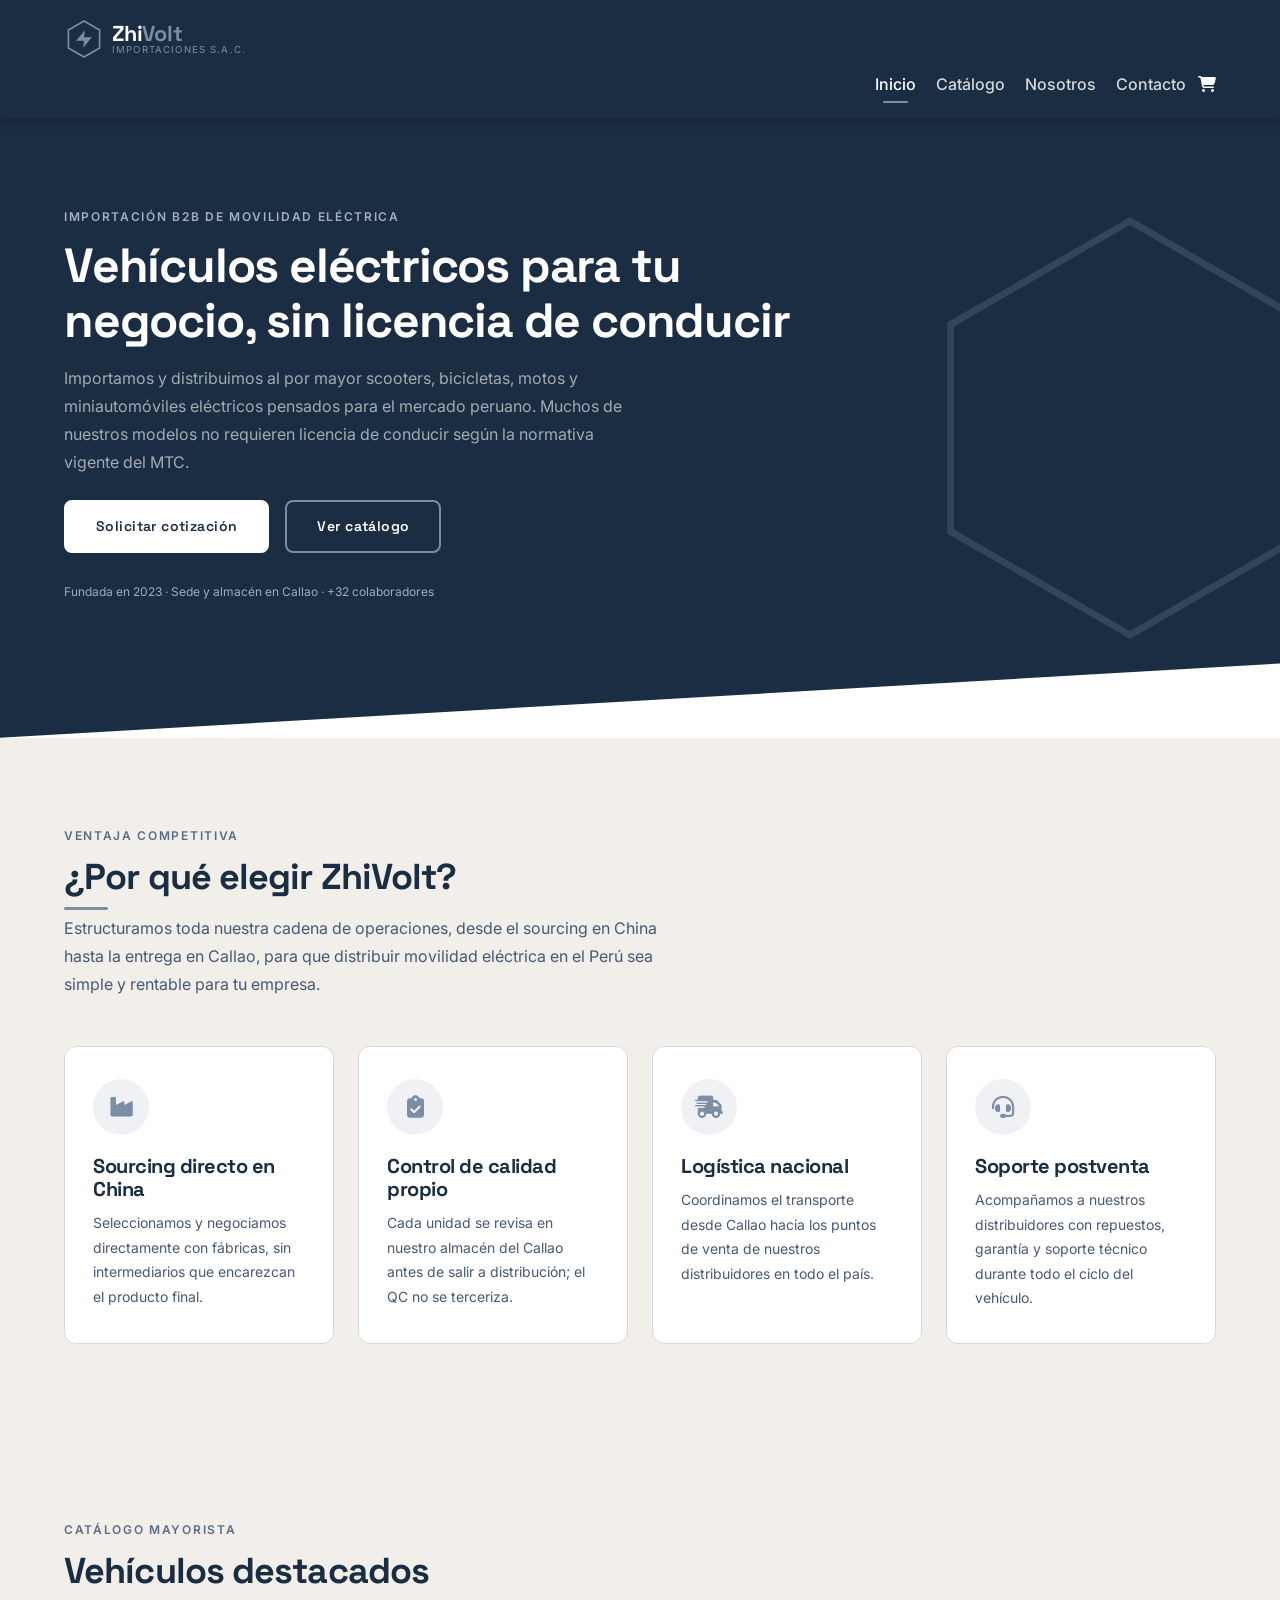
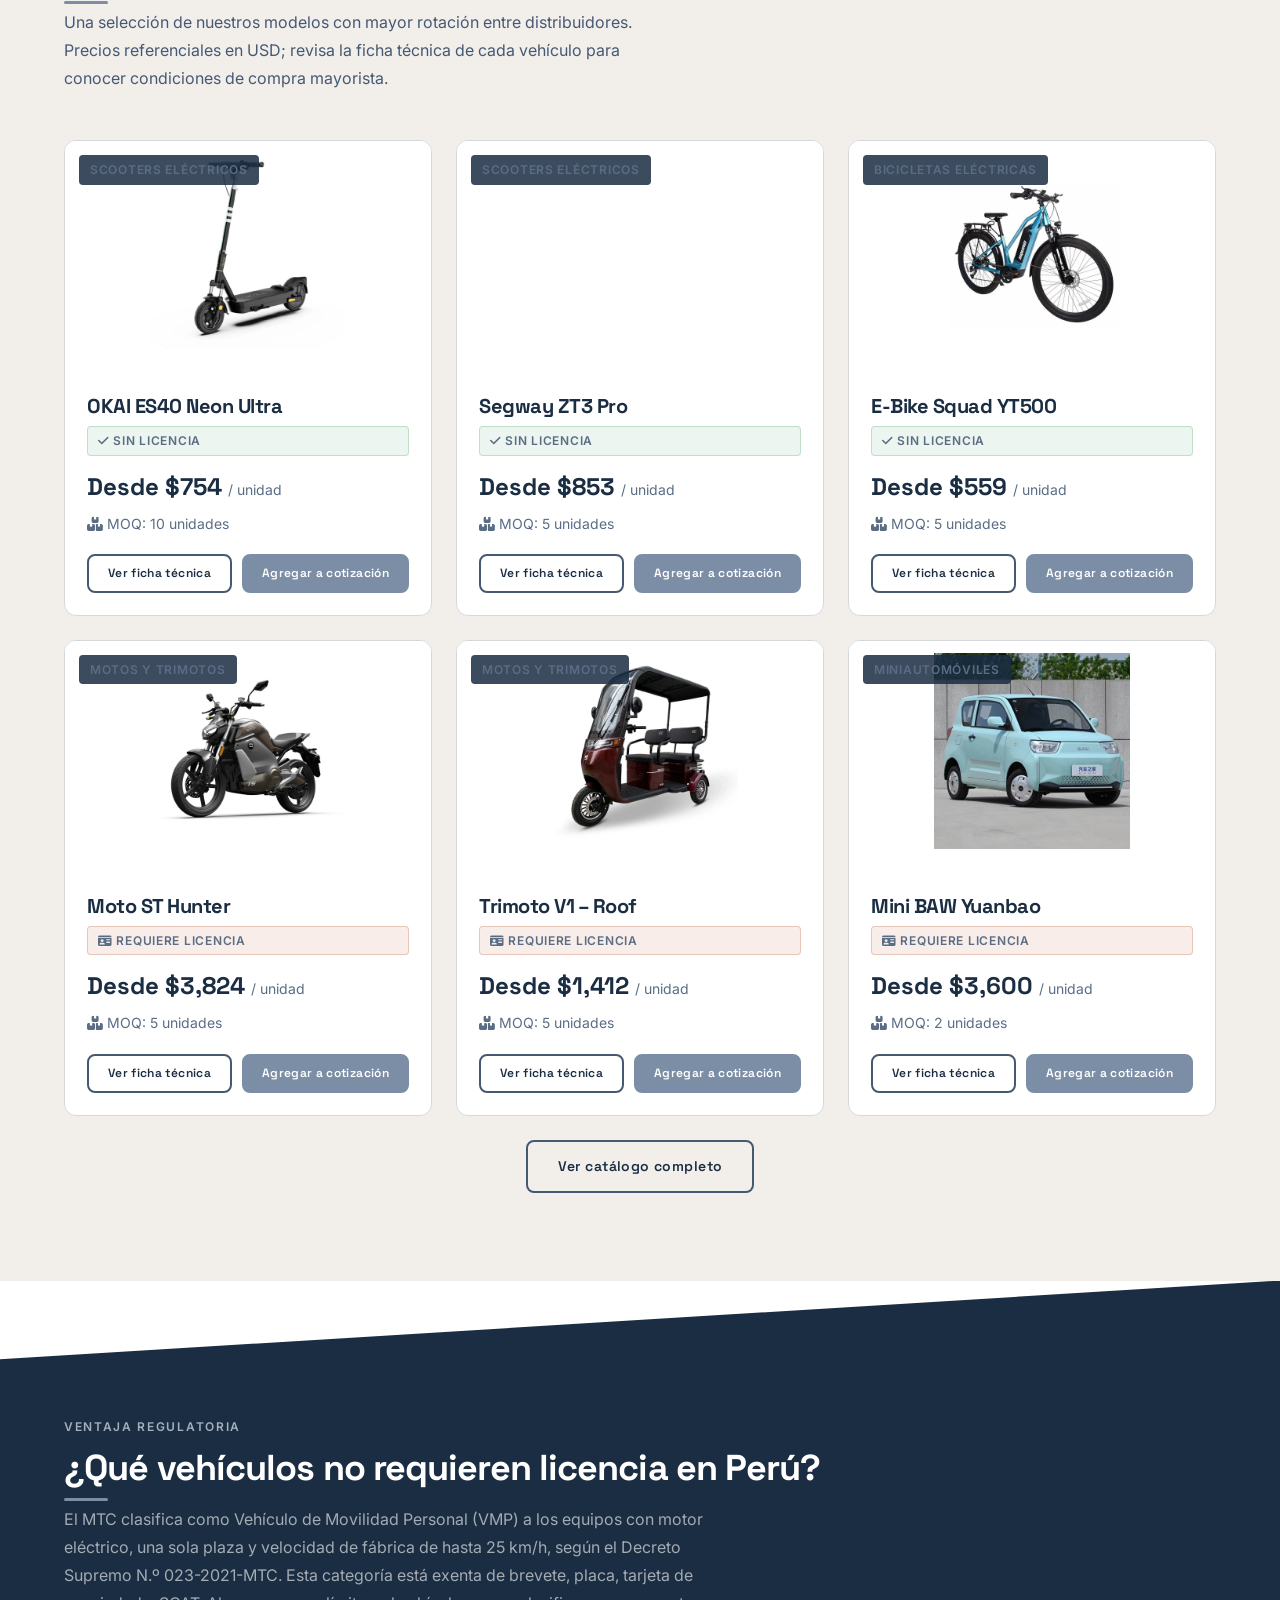
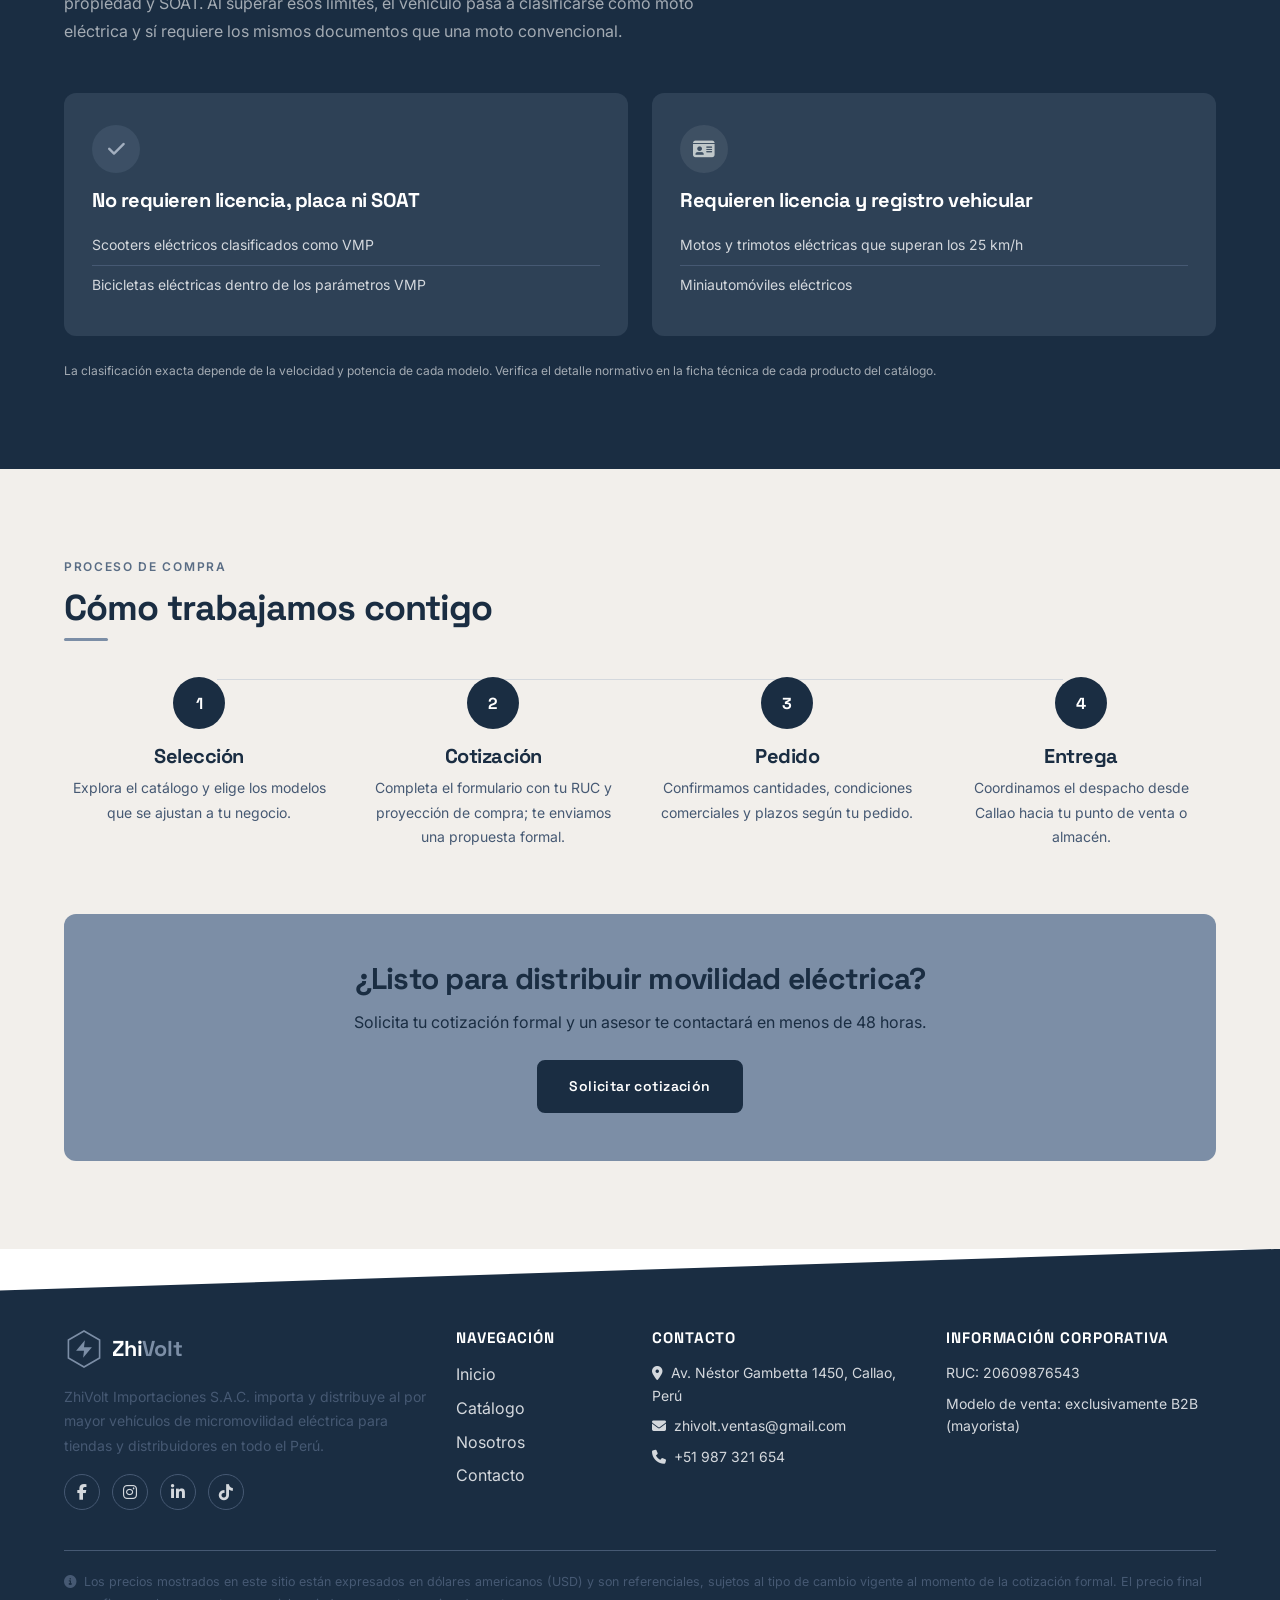
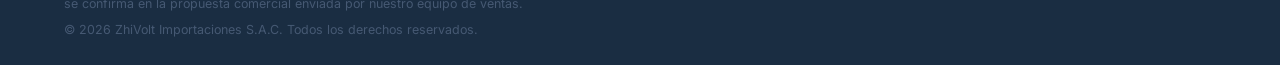
<file: index.html>
<!doctype html>
<html lang="es-PE">
  <head>
    <meta charset="UTF-8" />
    <meta name="viewport" content="width=device-width, initial-scale=1.0" />
    <title>ZhiVolt | Importación B2B de Micromovilidad Eléctrica en Perú</title>
    <meta
      name="description"
      content="ZhiVolt Importaciones S.A.C. — Distribución mayorista de scooters, bicicletas eléctricas, motos y miniautomóviles eléctricos para empresas en Perú."
    />

    <!-- Favicon: el archivo real se agrega en T-34 (Sprint 4). Esta línea no rompe nada mientras tanto. -->
    <link rel="icon" href="assets/img/brand/favicon.svg" type="image/svg+xml" />

    <!-- T-34: SEO y Open Graph -->
    <meta name="robots" content="index, follow" />
    <link rel="canonical" href="https://zhivolt.netlify.app/" />

    <meta property="og:type" content="website" />
    <meta property="og:site_name" content="ZhiVolt Importaciones S.A.C." />
    <meta property="og:locale" content="es_PE" />
    <meta
      property="og:title"
      content="ZhiVolt | Importación B2B de Micromovilidad Eléctrica en Perú"
    />
    <meta
      property="og:description"
      content="ZhiVolt Importaciones S.A.C. — Distribución mayorista de scooters, bicicletas eléctricas, motos y miniautomóviles eléctricos para empresas en Perú."
    />
    <meta property="og:url" content="https://zhivolt.netlify.app/" />
    <meta
      property="og:image"
      content="https://zhivolt.netlify.app/assets/img/products/scooters/okai-es40-neon-ultra-1.png"
    />

    <meta name="twitter:card" content="summary_large_image" />
    <meta
      name="twitter:title"
      content="ZhiVolt | Importación B2B de Micromovilidad Eléctrica en Perú"
    />
    <meta
      name="twitter:description"
      content="ZhiVolt Importaciones S.A.C. — Distribución mayorista de scooters, bicicletas eléctricas, motos y miniautomóviles eléctricos para empresas en Perú."
    />
    <meta
      name="twitter:image"
      content="https://zhivolt.netlify.app/assets/img/products/scooters/okai-es40-neon-ultra-1.png"
    />

    <!-- Google Fonts: Space Grotesk (headings) + Inter (cuerpo) -->
    <!-- Si style.css ya tiene un @import de estas fuentes, elimínalo de ahí: cargarlas vía <link> en el head
       permite que el navegador las descargue en paralelo con el resto de recursos, en vez de bloquear
       el renderizado esperando a que se procese el CSS primero. -->
    <link rel="preconnect" href="https://fonts.googleapis.com" />
    <link rel="preconnect" href="https://fonts.gstatic.com" crossorigin />
    <link
      href="https://fonts.googleapis.com/css2?family=Space+Grotesk:wght@500;700&family=Inter:wght@400;500;600&display=swap"
      rel="stylesheet"
    />

    <!-- Bootstrap 5.3.8 CSS -->
    <link
      href="https://cdn.jsdelivr.net/npm/bootstrap@5.3.8/dist/css/bootstrap.min.css"
      rel="stylesheet"
      integrity="sha384-sRIl4kxILFvY47J16cr9ZwB07vP4J8+LH7qKQnuqkuIAvNWLzeN8tE5YBujZqJLB"
      crossorigin="anonymous"
    />

    <!-- Font Awesome 6.7.2 (vía cdnjs, gratuito, sin necesidad de cuenta) -->
    <link
      rel="stylesheet"
      href="https://cdnjs.cloudflare.com/ajax/libs/font-awesome/6.7.2/css/all.min.css"
      crossorigin="anonymous"
      referrerpolicy="no-referrer"
    />

    <!-- AOS (Animate On Scroll) 2.3.4 — el CSS se carga ya, el JS y AOS.init() llegan recién en T-32 -->
    <link
      rel="stylesheet"
      href="https://cdn.jsdelivr.net/npm/aos@2.3.4/dist/aos.css"
    />

    <!-- Estilos propios del proyecto -->
    <link rel="stylesheet" href="assets/css/style.css" />
  </head>
  <body data-page="inicio">
    <a href="#main-content" class="zv-skip-link"
      >Saltar al contenido principal</a
    >
    <!-- ============================================== -->
    <!-- NAVBAR — T-05 (Sprint 1) ✅                      -->
    <!-- Este bloque completo se reutiliza tal cual en catalogo.html, producto.html,
       nosotros.html y contacto.html. Solo cambia el valor de data-page en <body>. -->
    <!-- ============================================== -->
    <nav
      class="navbar navbar-expand-lg navbar-zv sticky-top"
      data-bs-theme="dark"
      aria-label="Navegación principal"
    >
      <div class="zv-container">
        <a
          class="navbar-brand d-flex align-items-center gap-2"
          href="index.html"
        >
          <svg
            class="zv-logo-icon"
            viewBox="0 0 100 100"
            role="img"
            aria-hidden="true"
            xmlns="http://www.w3.org/2000/svg"
          >
            <polygon
              class="zv-logo-hex"
              points="50,5 89,27.5 89,72.5 50,95 11,72.5 11,27.5"
            ></polygon>
            <polygon
              class="zv-logo-bolt"
              points="52.2,28 30.2,54.4 50,54.4 47.8,72 69.8,45.6 50,45.6"
            ></polygon>
          </svg>
          <span class="zv-wordmark">
            <span class="zv-word-zhi">Zhi</span
            ><span class="zv-word-volt">Volt</span>
            <small class="zv-wordmark-sub">Importaciones S.A.C.</small>
          </span>
        </a>

        <button
          class="navbar-toggler"
          type="button"
          data-bs-toggle="collapse"
          data-bs-target="#zvNavbarMain"
          aria-controls="zvNavbarMain"
          aria-expanded="false"
          aria-label="Abrir menú de navegación"
        >
          <span class="navbar-toggler-icon"></span>
        </button>

        <div class="collapse navbar-collapse" id="zvNavbarMain">
          <ul class="navbar-nav ms-auto align-items-lg-center gap-lg-1">
            <li class="nav-item">
              <a class="nav-link" data-page="inicio" href="index.html"
                >Inicio</a
              >
            </li>
            <li class="nav-item">
              <a class="nav-link" data-page="catalogo" href="catalogo.html"
                >Catálogo</a
              >
            </li>
            <li class="nav-item">
              <a class="nav-link" data-page="nosotros" href="nosotros.html"
                >Nosotros</a
              >
            </li>
            <li class="nav-item">
              <a class="nav-link" data-page="contacto" href="contacto.html"
                >Contacto</a
              >
            </li>
            <li class="nav-item">
              <!-- El offcanvas #zvCartOffcanvas se construye en T-21 (Sprint 3). Hasta entonces,
                 este botón existe visualmente pero no abre nada: no genera errores en consola. -->
              <button
                type="button"
                class="zv-cart-icon"
                data-bs-toggle="offcanvas"
                data-bs-target="#zvCartOffcanvas"
                aria-controls="zvCartOffcanvas"
                aria-label="Ver productos en cotización"
              >
                <i class="fa-solid fa-cart-shopping" aria-hidden="true"></i>
                <span class="zv-cart-badge badge rounded-pill" data-count="0"
                  >0</span
                >
              </button>
            </li>
          </ul>
        </div>
      </div>
    </nav>

    <main id="main-content">
      <!-- HERO — T-07 -->
      <section class="zv-section zv-section--dark zv-diagonal-bottom zv-hero">
        <svg
          class="zv-hero-decor d-none d-lg-block"
          viewBox="0 0 100 100"
          aria-hidden="true"
          xmlns="http://www.w3.org/2000/svg"
        >
          <polygon
            class="zv-hero-decor-hex"
            points="50,5 89,27.5 89,72.5 50,95 11,72.5 11,27.5"
          ></polygon>
        </svg>
        <div class="zv-container">
          <div class="row">
            <div class="col-lg-8">
              <span class="zv-eyebrow"
                >Importación B2B de movilidad eléctrica</span
              >
              <h1>
                Vehículos eléctricos para tu negocio, sin licencia de conducir
              </h1>
              <p class="mt-3" style="max-width: 560px">
                Importamos y distribuimos al por mayor scooters, bicicletas,
                motos y miniautomóviles eléctricos pensados para el mercado
                peruano. Muchos de nuestros modelos no requieren licencia de
                conducir según la normativa vigente del MTC.
              </p>
              <div class="d-flex flex-wrap gap-3 mt-4">
                <a href="contacto.html" class="zv-btn zv-btn--primary"
                  >Solicitar cotización</a
                >
                <a href="catalogo.html" class="zv-btn zv-btn--outline"
                  >Ver catálogo</a
                >
              </div>
              <p class="zv-hero-trust">
                Fundada en 2023 · Sede y almacén en Callao · +32 colaboradores
              </p>
            </div>
          </div>
        </div>
      </section>

      <!-- "¿POR QUÉ ZHIVOLT?" — T-08 -->
      <section class="zv-section zv-section--light">
        <div class="zv-container">
          <span class="zv-eyebrow">Ventaja competitiva</span>
          <h2 class="zv-section-title">¿Por qué elegir ZhiVolt?</h2>
          <p class="mb-5" style="max-width: 620px">
            Estructuramos toda nuestra cadena de operaciones, desde el sourcing
            en China hasta la entrega en Callao, para que distribuir movilidad
            eléctrica en el Perú sea simple y rentable para tu empresa.
          </p>
          <div class="row g-4">
            <div
              class="col-lg-3 col-md-6"
              data-aos="fade-up"
              data-aos-delay="0"
            >
              <div class="zv-feature-card">
                <div class="zv-feature-icon">
                  <i class="fa-solid fa-industry" aria-hidden="true"></i>
                </div>
                <h5>Sourcing directo en China</h5>
                <p>
                  Seleccionamos y negociamos directamente con fábricas, sin
                  intermediarios que encarezcan el producto final.
                </p>
              </div>
            </div>
            <div
              class="col-lg-3 col-md-6"
              data-aos="fade-up"
              data-aos-delay="100"
            >
              <div class="zv-feature-card">
                <div class="zv-feature-icon">
                  <i class="fa-solid fa-clipboard-check" aria-hidden="true"></i>
                </div>
                <h5>Control de calidad propio</h5>
                <p>
                  Cada unidad se revisa en nuestro almacén del Callao antes de
                  salir a distribución; el QC no se terceriza.
                </p>
              </div>
            </div>
            <div
              class="col-lg-3 col-md-6"
              data-aos="fade-up"
              data-aos-delay="200"
            >
              <div class="zv-feature-card">
                <div class="zv-feature-icon">
                  <i class="fa-solid fa-truck-fast" aria-hidden="true"></i>
                </div>
                <h5>Logística nacional</h5>
                <p>
                  Coordinamos el transporte desde Callao hacia los puntos de
                  venta de nuestros distribuidores en todo el país.
                </p>
              </div>
            </div>
            <div
              class="col-lg-3 col-md-6"
              data-aos="fade-up"
              data-aos-delay="300"
            >
              <div class="zv-feature-card">
                <div class="zv-feature-icon">
                  <i class="fa-solid fa-headset" aria-hidden="true"></i>
                </div>
                <h5>Soporte postventa</h5>
                <p>
                  Acompañamos a nuestros distribuidores con repuestos, garantía
                  y soporte técnico durante todo el ciclo del vehículo.
                </p>
              </div>
            </div>
          </div>
        </div>
      </section>

      <!-- "VEHÍCULOS DESTACADOS" — T-19 -->
      <section class="zv-section zv-section--light">
        <div class="zv-container">
          <span class="zv-eyebrow">Catálogo mayorista</span>
          <h2 class="zv-section-title">Vehículos destacados</h2>
          <p class="mb-5" style="max-width: 620px">
            Una selección de nuestros modelos con mayor rotación entre
            distribuidores. Precios referenciales en USD; revisa la ficha
            técnica de cada vehículo para conocer condiciones de compra
            mayorista.
          </p>

          <div id="zvFeaturedGrid" class="row g-4">
            <!-- index.js inyecta aquí las tarjetas destacadas -->
          </div>

          <p id="zvFeaturedEmpty" class="text-center text-muted d-none mt-4">
            No hay vehículos destacados disponibles por el momento.
          </p>
          <p id="zvFeaturedError" class="text-center text-danger d-none mt-4">
            No se pudieron cargar los vehículos destacados.
          </p>

          <div class="text-center mt-4">
            <a href="catalogo.html" class="zv-btn zv-btn--outline-navy"
              >Ver catálogo completo</a
            >
          </div>
        </div>
      </section>

      <!-- "VENTAJA REGULATORIA" — T-09 -->
      <section class="zv-section zv-section--dark zv-diagonal-top">
        <div class="zv-container">
          <span class="zv-eyebrow">Ventaja regulatoria</span>
          <h2 class="zv-section-title">
            ¿Qué vehículos no requieren licencia en Perú?
          </h2>
          <p class="mb-5" style="max-width: 680px">
            El MTC clasifica como Vehículo de Movilidad Personal (VMP) a los
            equipos con motor eléctrico, una sola plaza y velocidad de fábrica
            de hasta 25 km/h, según el Decreto Supremo N.º 023-2021-MTC. Esta
            categoría está exenta de brevete, placa, tarjeta de propiedad y
            SOAT. Al superar esos límites, el vehículo pasa a clasificarse como
            moto eléctrica y sí requiere los mismos documentos que una moto
            convencional.
          </p>

          <div class="row g-4">
            <div class="col-lg-6" data-aos="fade-right">
              <div class="zv-license-card zv-license-card--yes">
                <div class="zv-license-icon">
                  <i class="fa-solid fa-check" aria-hidden="true"></i>
                </div>
                <h5>No requieren licencia, placa ni SOAT</h5>
                <ul>
                  <li>Scooters eléctricos clasificados como VMP</li>
                  <li>Bicicletas eléctricas dentro de los parámetros VMP</li>
                </ul>
              </div>
            </div>
            <div class="col-lg-6" data-aos="fade-left">
              <div class="zv-license-card zv-license-card--no">
                <div class="zv-license-icon">
                  <i class="fa-solid fa-id-card" aria-hidden="true"></i>
                </div>
                <h5>Requieren licencia y registro vehicular</h5>
                <ul>
                  <li>Motos y trimotos eléctricas que superan los 25 km/h</li>
                  <li>Miniautomóviles eléctricos</li>
                </ul>
              </div>
            </div>
          </div>

          <p class="zv-license-note">
            La clasificación exacta depende de la velocidad y potencia de cada
            modelo. Verifica el detalle normativo en la ficha técnica de cada
            producto del catálogo.
          </p>
        </div>
      </section>

      <!-- "CÓMO TRABAJAMOS" + CTA FINAL — T-10 -->
      <section class="zv-section zv-section--light">
        <div class="zv-container">
          <span class="zv-eyebrow">Proceso de compra</span>
          <h2 class="zv-section-title">Cómo trabajamos contigo</h2>

          <div class="row g-4 zv-steps-row">
            <div class="col-lg-3 col-6" data-aos="fade-up" data-aos-delay="0">
              <div class="zv-step">
                <div class="zv-step-number">1</div>
                <h5>Selección</h5>
                <p>
                  Explora el catálogo y elige los modelos que se ajustan a tu
                  negocio.
                </p>
              </div>
            </div>
            <div class="col-lg-3 col-6" data-aos="fade-up" data-aos-delay="100">
              <div class="zv-step">
                <div class="zv-step-number">2</div>
                <h5>Cotización</h5>
                <p>
                  Completa el formulario con tu RUC y proyección de compra; te
                  enviamos una propuesta formal.
                </p>
              </div>
            </div>
            <div class="col-lg-3 col-6" data-aos="fade-up" data-aos-delay="200">
              <div class="zv-step">
                <div class="zv-step-number">3</div>
                <h5>Pedido</h5>
                <p>
                  Confirmamos cantidades, condiciones comerciales y plazos según
                  tu pedido.
                </p>
              </div>
            </div>
            <div class="col-lg-3 col-6" data-aos="fade-up" data-aos-delay="300">
              <div class="zv-step">
                <div class="zv-step-number">4</div>
                <h5>Entrega</h5>
                <p>
                  Coordinamos el despacho desde Callao hacia tu punto de venta o
                  almacén.
                </p>
              </div>
            </div>
          </div>

          <div class="zv-cta-banner" data-aos="zoom-in">
            <h3>¿Listo para distribuir movilidad eléctrica?</h3>
            <p>
              Solicita tu cotización formal y un asesor te contactará en menos
              de 48 horas.
            </p>
            <a href="contacto.html" class="zv-btn zv-btn--navy"
              >Solicitar cotización</a
            >
          </div>
        </div>
      </section>
    </main>

    <!-- ============================================== -->
    <!-- FOOTER — T-06 (Sprint 1) ✅                      -->
    <!-- Igual que el navbar, este bloque se replica sin cambios en las otras 4 páginas. -->
    <!-- ============================================== -->
    <footer class="zv-footer zv-diagonal-top">
      <div class="zv-container">
        <div class="row gy-4">
          <div class="col-lg-4 col-md-6">
            <a
              href="index.html"
              class="d-flex align-items-center gap-2 mb-3 text-decoration-none"
            >
              <svg
                class="zv-logo-icon"
                viewBox="0 0 100 100"
                role="img"
                aria-hidden="true"
                xmlns="http://www.w3.org/2000/svg"
              >
                <polygon
                  class="zv-logo-hex"
                  points="50,5 89,27.5 89,72.5 50,95 11,72.5 11,27.5"
                ></polygon>
                <polygon
                  class="zv-logo-bolt"
                  points="52.2,28 30.2,54.4 50,54.4 47.8,72 69.8,45.6 50,45.6"
                ></polygon>
              </svg>
              <span class="zv-wordmark"
                ><span class="zv-word-zhi">Zhi</span
                ><span class="zv-word-volt">Volt</span></span
              >
            </a>
            <p class="small mb-3">
              ZhiVolt Importaciones S.A.C. importa y distribuye al por mayor
              vehículos de micromovilidad eléctrica para tiendas y
              distribuidores en todo el Perú.
            </p>
            <div>
              <a
                href="https://www.facebook.com/"
                target="_blank"
                rel="noopener noreferrer"
                class="zv-social-link"
                aria-label="Facebook de ZhiVolt"
                ><i class="fa-brands fa-facebook-f" aria-hidden="true"></i
              ></a>
              <a
                href="https://www.instagram.com/"
                target="_blank"
                rel="noopener noreferrer"
                class="zv-social-link"
                aria-label="Instagram de ZhiVolt"
                ><i class="fa-brands fa-instagram" aria-hidden="true"></i
              ></a>
              <a
                href="https://www.linkedin.com/"
                target="_blank"
                rel="noopener noreferrer"
                class="zv-social-link"
                aria-label="LinkedIn de ZhiVolt"
                ><i class="fa-brands fa-linkedin-in" aria-hidden="true"></i
              ></a>
              <a
                href="https://www.tiktok.com/"
                target="_blank"
                rel="noopener noreferrer"
                class="zv-social-link"
                aria-label="TikTok de ZhiVolt"
                ><i class="fa-brands fa-tiktok" aria-hidden="true"></i
              ></a>
            </div>
          </div>

          <div class="col-lg-2 col-md-6">
            <h6>Navegación</h6>
            <ul class="list-unstyled">
              <li class="mb-2"><a href="index.html">Inicio</a></li>
              <li class="mb-2"><a href="catalogo.html">Catálogo</a></li>
              <li class="mb-2"><a href="nosotros.html">Nosotros</a></li>
              <li class="mb-2"><a href="contacto.html">Contacto</a></li>
            </ul>
          </div>

          <div class="col-lg-3 col-md-6">
            <h6>Contacto</h6>
            <ul class="list-unstyled small">
              <li class="mb-2">
                <i class="fa-solid fa-location-dot me-2" aria-hidden="true"></i
                >Av. Néstor Gambetta 1450, Callao, Perú
              </li>
              <li class="mb-2">
                <i class="fa-solid fa-envelope me-2" aria-hidden="true"></i
                ><a href="mailto:zhivolt.ventas@gmail.com"
                  >zhivolt.ventas@gmail.com</a
                >
              </li>
              <li class="mb-2">
                <i class="fa-solid fa-phone me-2" aria-hidden="true"></i
                ><a href="tel:+51987321654">+51 987 321 654</a>
              </li>
            </ul>
          </div>

          <div class="col-lg-3 col-md-6">
            <h6>Información corporativa</h6>
            <ul class="list-unstyled small">
              <li class="mb-2">RUC: 20609876543</li>
              <li class="mb-2">
                Modelo de venta: exclusivamente B2B (mayorista)
              </li>
            </ul>
          </div>
        </div>

        <div class="zv-footer-disclaimer">
          <p class="mb-1">
            <i class="fa-solid fa-circle-info me-2" aria-hidden="true"></i>Los
            precios mostrados en este sitio están expresados en dólares
            americanos (USD) y son referenciales, sujetos al tipo de cambio
            vigente al momento de la cotización formal. El precio final se
            confirma en la propuesta comercial enviada por nuestro equipo de
            ventas.
          </p>
          <p class="mb-0">
            &copy; <span id="zvCurrentYear">2026</span> ZhiVolt Importaciones
            S.A.C. Todos los derechos reservados.
          </p>
        </div>
      </div>
    </footer>

    <!-- FORMULARIO DE COTIZACIÓN — T-23/T-24/T-25 -->
    <div
      class="modal fade"
      id="zvQuoteModal"
      tabindex="-1"
      aria-labelledby="zvQuoteModalLabel"
      aria-hidden="true"
    >
      <div class="modal-dialog modal-lg modal-dialog-scrollable">
        <div class="modal-content zv-quote-modal">
          <!-- Estado: Formulario -->
          <div id="zvQuoteFormState">
            <div class="modal-header">
              <div>
                <h5 class="modal-title" id="zvQuoteModalLabel">
                  Solicitar cotización formal
                </h5>
                <p class="zv-quote-modal-subtitle mb-0">
                  Completa los datos de tu empresa y nuestro equipo te
                  contactará en menos de 24 horas hábiles.
                </p>
              </div>
              <button
                type="button"
                class="btn-close btn-close-white ms-3"
                data-bs-dismiss="modal"
                aria-label="Cerrar formulario de cotización"
              ></button>
            </div>
            <div class="modal-body">
              <div class="zv-quote-products mb-4" id="zvQuoteProductsSummary">
                <!-- quote-cart.js inyecta aquí el resumen de productos -->
              </div>
              <form id="zvQuoteForm" novalidate>
                <div class="row g-3">
                  <div class="col-md-6">
                    <label for="zvFieldRuc" class="form-label"
                      >RUC
                      <span class="zv-required" aria-hidden="true"
                        >*</span
                      ></label
                    >
                    <input
                      type="text"
                      class="form-control zv-form-control"
                      id="zvFieldRuc"
                      name="ruc"
                      maxlength="11"
                      pattern="[0-9]{11}"
                      placeholder="11 dígitos sin guiones"
                      required
                    />
                    <div class="invalid-feedback">
                      Ingresa un RUC válido (11 dígitos).
                    </div>
                  </div>
                  <div class="col-md-6">
                    <label for="zvFieldRazonSocial" class="form-label"
                      >Razón social
                      <span class="zv-required" aria-hidden="true"
                        >*</span
                      ></label
                    >
                    <input
                      type="text"
                      class="form-control zv-form-control"
                      id="zvFieldRazonSocial"
                      name="razon_social"
                      placeholder="Nombre legal de tu empresa"
                      required
                    />
                    <div class="invalid-feedback">
                      Este campo es obligatorio.
                    </div>
                  </div>
                  <div class="col-md-6">
                    <label for="zvFieldCargo" class="form-label"
                      >Cargo
                      <span class="zv-required" aria-hidden="true"
                        >*</span
                      ></label
                    >
                    <input
                      type="text"
                      class="form-control zv-form-control"
                      id="zvFieldCargo"
                      name="cargo"
                      placeholder="Ej: Gerente de compras"
                      required
                    />
                    <div class="invalid-feedback">
                      Este campo es obligatorio.
                    </div>
                  </div>
                  <div class="col-md-6">
                    <label for="zvFieldEmail" class="form-label"
                      >Email corporativo
                      <span class="zv-required" aria-hidden="true"
                        >*</span
                      ></label
                    >
                    <input
                      type="email"
                      class="form-control zv-form-control"
                      id="zvFieldEmail"
                      name="email"
                      placeholder="correo@tuempresa.com"
                      required
                    />
                    <div class="invalid-feedback">
                      Ingresa un correo electrónico válido.
                    </div>
                  </div>
                  <div class="col-md-6">
                    <label for="zvFieldTelefono" class="form-label"
                      >Teléfono
                      <span class="zv-required" aria-hidden="true"
                        >*</span
                      ></label
                    >
                    <input
                      type="tel"
                      class="form-control zv-form-control"
                      id="zvFieldTelefono"
                      name="telefono"
                      placeholder="+51 9XXXXXXXX"
                      required
                    />
                    <div class="invalid-feedback">
                      Este campo es obligatorio.
                    </div>
                  </div>
                  <div class="col-md-6">
                    <label for="zvFieldProyeccion" class="form-label"
                      >Proyección de compra mensual
                      <span class="zv-required" aria-hidden="true"
                        >*</span
                      ></label
                    >
                    <select
                      class="form-select zv-form-control"
                      id="zvFieldProyeccion"
                      name="proyeccion_mensual"
                      required
                    >
                      <option value="" disabled selected>
                        Selecciona un rango
                      </option>
                      <option value="1 a 10 unidades">1 a 10 unidades</option>
                      <option value="11 a 50 unidades">11 a 50 unidades</option>
                      <option value="51 a 100 unidades">
                        51 a 100 unidades
                      </option>
                      <option value="Más de 100 unidades">
                        Más de 100 unidades
                      </option>
                    </select>
                    <div class="invalid-feedback">Selecciona una opción.</div>
                  </div>
                  <div class="col-12">
                    <label for="zvFieldComentarios" class="form-label"
                      >Comentarios adicionales</label
                    >
                    <textarea
                      class="form-control zv-form-control"
                      id="zvFieldComentarios"
                      name="comentarios"
                      rows="3"
                      placeholder="Plazos de entrega, condiciones de pago, modelos específicos, etc."
                    ></textarea>
                  </div>
                </div>
                <div class="zv-quote-error d-none mt-3" id="zvQuoteError">
                  <i
                    class="fa-solid fa-triangle-exclamation me-2"
                    aria-hidden="true"
                  ></i>
                  Ocurrió un error al enviar tu solicitud. Intenta nuevamente o
                  escríbenos a
                  <a href="mailto:zhivolt.ventas@gmail.com"
                    >zhivolt.ventas@gmail.com</a
                  >.
                </div>
              </form>
            </div>
            <div class="modal-footer">
              <p
                class="zv-price-disclaimer me-auto mb-0"
                style="max-width: 340px"
              >
                Al enviar, aceptas que ZhiVolt use estos datos para contactarte
                con una propuesta comercial.
              </p>
              <button
                type="button"
                class="zv-btn zv-btn--outline-navy"
                data-bs-dismiss="modal"
              >
                Cancelar
              </button>
              <button
                type="submit"
                form="zvQuoteForm"
                class="zv-btn zv-btn--primary"
                id="zvQuoteSubmitBtn"
              >
                Enviar solicitud
              </button>
            </div>
          </div>

          <!-- Estado: Confirmación (T-25) -->
          <div id="zvQuoteSuccessState" class="d-none">
            <div class="modal-body zv-quote-success">
              <div class="zv-quote-success-icon">
                <i class="fa-solid fa-circle-check" aria-hidden="true"></i>
              </div>
              <h4>¡Solicitud enviada!</h4>
              <p>
                Recibimos tu solicitud de cotización. Nuestro equipo de ventas
                se pondrá en contacto contigo en menos de 24 horas hábiles al
                correo que nos indicaste.
              </p>
              <button
                type="button"
                class="zv-btn zv-btn--primary mt-2"
                data-bs-dismiss="modal"
              >
                Entendido
              </button>
            </div>
          </div>
        </div>
      </div>
    </div>
    <!-- CARRITO SIDEBAR — T-21 -->
    <div
      class="offcanvas offcanvas-end zv-cart-offcanvas"
      tabindex="-1"
      id="zvCartOffcanvas"
      aria-labelledby="zvCartOffcanvasLabel"
    >
      <div class="offcanvas-header">
        <h5 class="offcanvas-title" id="zvCartOffcanvasLabel">
          <i class="fa-solid fa-cart-shopping me-2" aria-hidden="true"></i>Mi
          cotización
        </h5>
        <button
          type="button"
          class="btn-close btn-close-white"
          data-bs-dismiss="offcanvas"
          aria-label="Cerrar carrito de cotización"
        ></button>
      </div>
      <div class="offcanvas-body">
        <div id="zvCartItems">
          <!-- quote-cart.js inyecta aquí las filas de productos -->
        </div>
        <div id="zvCartEmpty" class="zv-cart-empty d-none">
          <i class="fa-solid fa-cart-shopping" aria-hidden="true"></i>
          <p>Tu lista de cotización está vacía.</p>
          <p class="small">
            Agrega vehículos desde el catálogo para solicitar una cotización
            formal.
          </p>
        </div>
      </div>
      <div class="offcanvas-footer d-none" id="zvCartFooter">
        <p class="zv-price-disclaimer mb-3">
          Los precios mostrados son referenciales. El precio final se confirma
          en la cotización formal.
        </p>
        <button
          type="button"
          class="zv-btn zv-btn--primary w-100"
          id="zvRequestQuoteBtn"
        >
          Solicitar cotización
        </button>
      </div>
    </div>

    <!-- SCRIPTS — orden crítico: Bootstrap → AOS → main.js → quote-cart.js → index.js -->
    <script
      src="https://cdn.jsdelivr.net/npm/bootstrap@5.3.8/dist/js/bootstrap.bundle.min.js"
      integrity="sha384-FKyoEForCGlyvwx9Hj09JcYn3nv7wiPVlz7YYwJrWVcXK/BmnVDxM+D2scQbITxI"
      crossorigin="anonymous"
    ></script>

    <!-- AOS JS — el AOS.init() real con la configuración del proyecto llega en T-32 (Sprint 4) -->
    <script src="https://cdn.jsdelivr.net/npm/aos@2.3.4/dist/aos.js"></script>

    <!-- Lógica compartida del proyecto -->
    <script src="assets/js/main.js"></script>

    <!-- Carrito de cotización (compartido, vive en el navbar de las 5 páginas) -->
    <script src="assets/js/quote-cart.js"></script>

    <!-- Lógica específica de la página de inicio (Vehículos Destacados) -->
    <script src="assets/js/index.js"></script>
  </body>
</html>
</file>
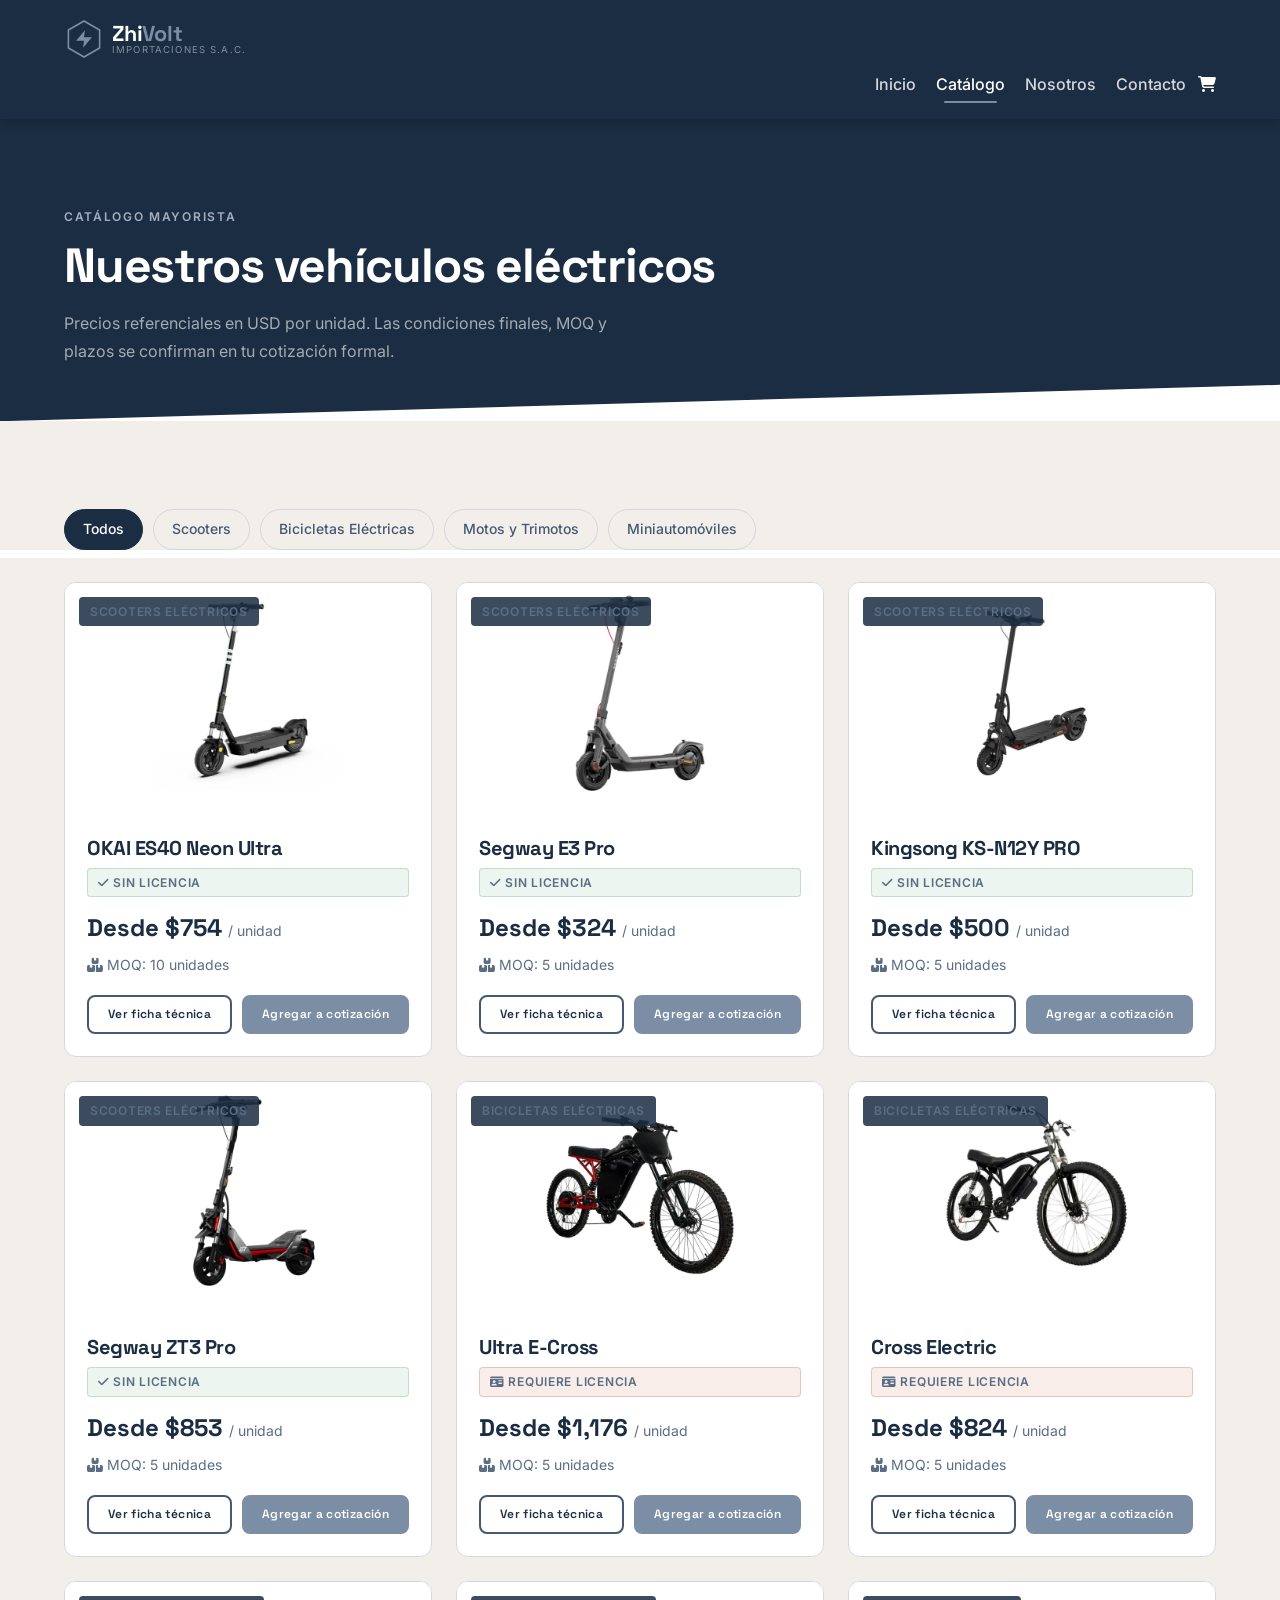
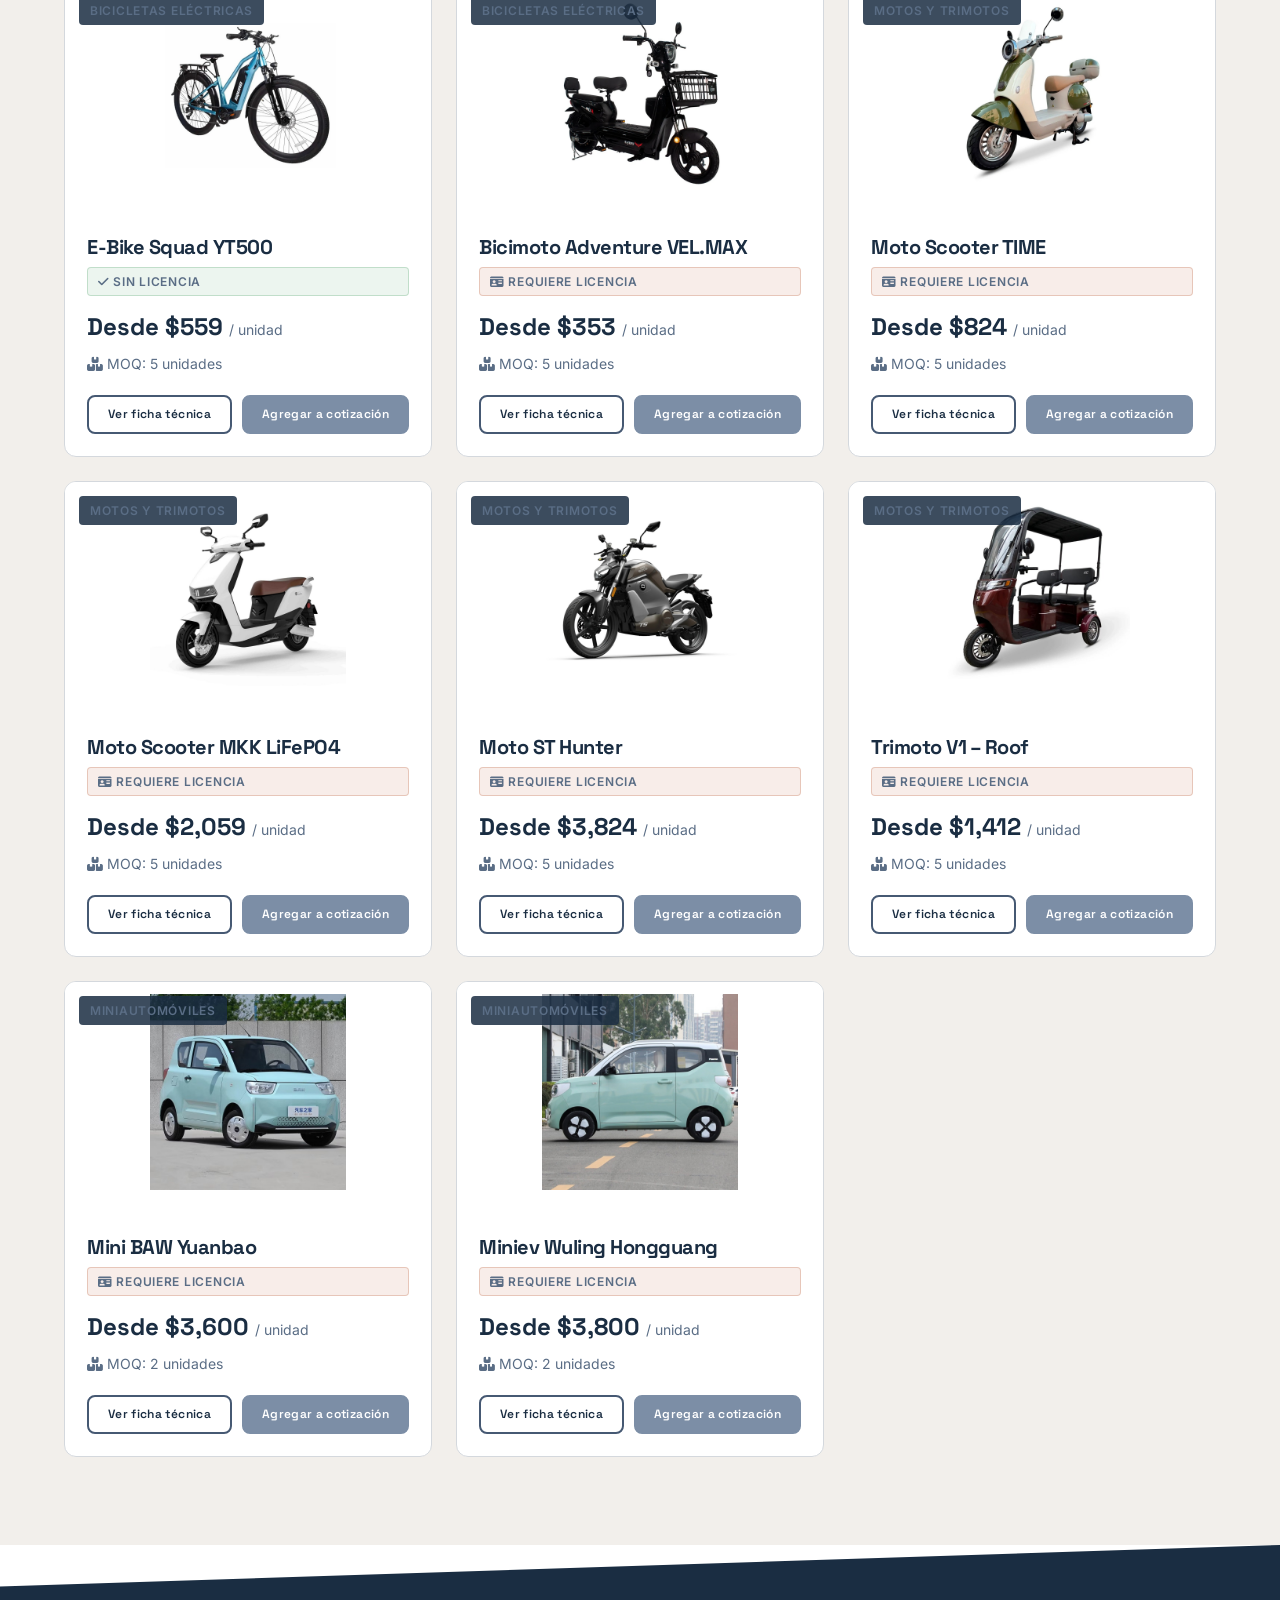
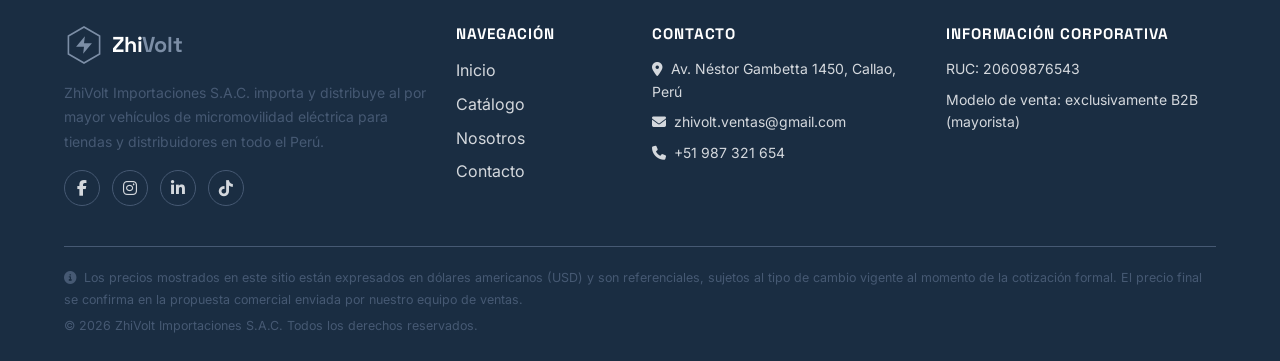
<file: catalogo.html>
<!doctype html>
<html lang="es-PE">
  <head>
    <meta charset="UTF-8" />
    <meta name="viewport" content="width=device-width, initial-scale=1.0" />
    <title>Catálogo | ZhiVolt Importaciones S.A.C.</title>
    <meta
      name="description"
      content="Catálogo mayorista de scooters, bicicletas, motos y miniautomóviles eléctricos. Precios referenciales y ficha técnica por modelo."
    />

    <link rel="icon" href="assets/img/brand/favicon.svg" type="image/svg+xml" />

    <!-- T-34: SEO y Open Graph -->
    <meta name="robots" content="index, follow" />
    <link rel="canonical" href="https://zhivolt.netlify.app/catalogo.html" />

    <meta property="og:type" content="website" />
    <meta property="og:site_name" content="ZhiVolt Importaciones S.A.C." />
    <meta property="og:locale" content="es_PE" />
    <meta
      property="og:title"
      content="Catálogo | ZhiVolt Importaciones S.A.C."
    />
    <meta
      property="og:description"
      content="Catálogo mayorista de scooters, bicicletas, motos y miniautomóviles eléctricos. Precios referenciales y ficha técnica por modelo."
    />
    <meta
      property="og:url"
      content="https://zhivolt.netlify.app/catalogo.html"
    />
    <meta
      property="og:image"
      content="https://zhivolt.netlify.app/assets/img/products/scooters/okai-es40-neon-ultra-1.png"
    />

    <meta name="twitter:card" content="summary_large_image" />
    <meta
      name="twitter:title"
      content="Catálogo | ZhiVolt Importaciones S.A.C."
    />
    <meta
      name="twitter:description"
      content="Catálogo mayorista de scooters, bicicletas, motos y miniautomóviles eléctricos. Precios referenciales y ficha técnica por modelo."
    />
    <meta
      name="twitter:image"
      content="https://zhivolt.netlify.app/assets/img/products/scooters/okai-es40-neon-ultra-1.png"
    />

    <link rel="preconnect" href="https://fonts.googleapis.com" />
    <link rel="preconnect" href="https://fonts.gstatic.com" crossorigin />
    <link
      href="https://fonts.googleapis.com/css2?family=Space+Grotesk:wght@500;700&family=Inter:wght@400;500;600&display=swap"
      rel="stylesheet"
    />

    <link
      href="https://cdn.jsdelivr.net/npm/bootstrap@5.3.8/dist/css/bootstrap.min.css"
      rel="stylesheet"
      integrity="sha384-sRIl4kxILFvY47J16cr9ZwB07vP4J8+LH7qKQnuqkuIAvNWLzeN8tE5YBujZqJLB"
      crossorigin="anonymous"
    />

    <link
      rel="stylesheet"
      href="https://cdnjs.cloudflare.com/ajax/libs/font-awesome/6.7.2/css/all.min.css"
      crossorigin="anonymous"
      referrerpolicy="no-referrer"
    />

    <link
      rel="stylesheet"
      href="https://cdn.jsdelivr.net/npm/aos@2.3.4/dist/aos.css"
    />

    <link rel="stylesheet" href="assets/css/style.css" />
  </head>
  <body data-page="catalogo">
    <a href="#main-content" class="zv-skip-link"
      >Saltar al contenido principal</a
    >
    <!-- NAVBAR (idéntico a index.html, ver T-05) -->
    <nav
      class="navbar navbar-expand-lg navbar-zv sticky-top"
      data-bs-theme="dark"
      aria-label="Navegación principal"
    >
      <div class="zv-container">
        <a
          class="navbar-brand d-flex align-items-center gap-2"
          href="index.html"
        >
          <svg
            class="zv-logo-icon"
            viewBox="0 0 100 100"
            role="img"
            aria-hidden="true"
            xmlns="http://www.w3.org/2000/svg"
          >
            <polygon
              class="zv-logo-hex"
              points="50,5 89,27.5 89,72.5 50,95 11,72.5 11,27.5"
            ></polygon>
            <polygon
              class="zv-logo-bolt"
              points="52.2,28 30.2,54.4 50,54.4 47.8,72 69.8,45.6 50,45.6"
            ></polygon>
          </svg>
          <span class="zv-wordmark">
            <span class="zv-word-zhi">Zhi</span
            ><span class="zv-word-volt">Volt</span>
            <small class="zv-wordmark-sub">Importaciones S.A.C.</small>
          </span>
        </a>
        <button
          class="navbar-toggler"
          type="button"
          data-bs-toggle="collapse"
          data-bs-target="#zvNavbarMain"
          aria-controls="zvNavbarMain"
          aria-expanded="false"
          aria-label="Abrir menú de navegación"
        >
          <span class="navbar-toggler-icon"></span>
        </button>
        <div class="collapse navbar-collapse" id="zvNavbarMain">
          <ul class="navbar-nav ms-auto align-items-lg-center gap-lg-1">
            <li class="nav-item">
              <a class="nav-link" data-page="inicio" href="index.html"
                >Inicio</a
              >
            </li>
            <li class="nav-item">
              <a class="nav-link" data-page="catalogo" href="catalogo.html"
                >Catálogo</a
              >
            </li>
            <li class="nav-item">
              <a class="nav-link" data-page="nosotros" href="nosotros.html"
                >Nosotros</a
              >
            </li>
            <li class="nav-item">
              <a class="nav-link" data-page="contacto" href="contacto.html"
                >Contacto</a
              >
            </li>
            <li class="nav-item">
              <button
                type="button"
                class="zv-cart-icon"
                data-bs-toggle="offcanvas"
                data-bs-target="#zvCartOffcanvas"
                aria-controls="zvCartOffcanvas"
                aria-label="Ver productos en cotización"
              >
                <i class="fa-solid fa-cart-shopping" aria-hidden="true"></i>
                <span class="zv-cart-badge badge rounded-pill" data-count="0"
                  >0</span
                >
              </button>
            </li>
          </ul>
        </div>
      </div>
    </nav>

    <main id="main-content">
      <!-- ENCABEZADO DE CATÁLOGO — T-11 -->
      <section
        class="zv-section zv-section--dark zv-diagonal-bottom zv-catalog-header"
      >
        <div class="zv-container">
          <span class="zv-eyebrow">Catálogo mayorista</span>
          <h1>Nuestros vehículos eléctricos</h1>
          <p class="mt-3" style="max-width: 560px">
            Precios referenciales en USD por unidad. Las condiciones finales,
            MOQ y plazos se confirman en tu cotización formal.
          </p>
        </div>
      </section>

      <!-- FILTROS POR CATEGORÍA — T-11 (markup estático; lógica de filtrado en T-13) -->
      <section class="zv-section zv-section--light pb-0">
        <div class="zv-container">
          <div
            class="zv-filter-bar"
            id="zvCategoryFilters"
            role="group"
            aria-label="Filtrar por categoría"
          >
            <button
              type="button"
              class="zv-filter-btn active"
              data-category="all"
            >
              Todos
            </button>
            <button
              type="button"
              class="zv-filter-btn"
              data-category="scooters"
            >
              Scooters
            </button>
            <button type="button" class="zv-filter-btn" data-category="ebikes">
              Bicicletas Eléctricas
            </button>
            <button type="button" class="zv-filter-btn" data-category="motos">
              Motos y Trimotos
            </button>
            <button
              type="button"
              class="zv-filter-btn"
              data-category="minicars"
            >
              Miniautomóviles
            </button>
          </div>
        </div>
      </section>

      <!-- GRID DE PRODUCTOS — T-12 (renderizado dinámico via fetch en catalog.js) -->
      <section class="zv-section zv-section--light pt-4">
        <div class="zv-container">
          <div id="zvCatalogGrid" class="row g-4">
            <!-- catalog.js inyecta aquí las tarjetas .zv-product-card -->
          </div>

          <p id="zvCatalogEmpty" class="text-center text-muted d-none mt-5">
            No hay productos disponibles en esta categoría por el momento.
          </p>

          <p id="zvCatalogError" class="text-center text-danger d-none mt-5">
            No se pudo cargar el catálogo. Intenta recargar la página.
          </p>
        </div>
      </section>
    </main>

    <!-- FOOTER (idéntico a index.html, ver T-06) -->
    <footer class="zv-footer zv-diagonal-top">
      <div class="zv-container">
        <div class="row gy-4">
          <div class="col-lg-4 col-md-6">
            <a
              href="index.html"
              class="d-flex align-items-center gap-2 mb-3 text-decoration-none"
            >
              <svg
                class="zv-logo-icon"
                viewBox="0 0 100 100"
                role="img"
                aria-hidden="true"
                xmlns="http://www.w3.org/2000/svg"
              >
                <polygon
                  class="zv-logo-hex"
                  points="50,5 89,27.5 89,72.5 50,95 11,72.5 11,27.5"
                ></polygon>
                <polygon
                  class="zv-logo-bolt"
                  points="52.2,28 30.2,54.4 50,54.4 47.8,72 69.8,45.6 50,45.6"
                ></polygon>
              </svg>
              <span class="zv-wordmark"
                ><span class="zv-word-zhi">Zhi</span
                ><span class="zv-word-volt">Volt</span></span
              >
            </a>
            <p class="small mb-3">
              ZhiVolt Importaciones S.A.C. importa y distribuye al por mayor
              vehículos de micromovilidad eléctrica para tiendas y
              distribuidores en todo el Perú.
            </p>
            <div>
              <a
                href="https://www.facebook.com/"
                target="_blank"
                rel="noopener noreferrer"
                class="zv-social-link"
                aria-label="Facebook de ZhiVolt"
                ><i class="fa-brands fa-facebook-f" aria-hidden="true"></i
              ></a>
              <a
                href="https://www.instagram.com/"
                target="_blank"
                rel="noopener noreferrer"
                class="zv-social-link"
                aria-label="Instagram de ZhiVolt"
                ><i class="fa-brands fa-instagram" aria-hidden="true"></i
              ></a>
              <a
                href="https://www.linkedin.com/"
                target="_blank"
                rel="noopener noreferrer"
                class="zv-social-link"
                aria-label="LinkedIn de ZhiVolt"
                ><i class="fa-brands fa-linkedin-in" aria-hidden="true"></i
              ></a>
              <a
                href="https://www.tiktok.com/"
                target="_blank"
                rel="noopener noreferrer"
                class="zv-social-link"
                aria-label="TikTok de ZhiVolt"
                ><i class="fa-brands fa-tiktok" aria-hidden="true"></i
              ></a>
            </div>
          </div>
          <div class="col-lg-2 col-md-6">
            <h6>Navegación</h6>
            <ul class="list-unstyled">
              <li class="mb-2"><a href="index.html">Inicio</a></li>
              <li class="mb-2"><a href="catalogo.html">Catálogo</a></li>
              <li class="mb-2"><a href="nosotros.html">Nosotros</a></li>
              <li class="mb-2"><a href="contacto.html">Contacto</a></li>
            </ul>
          </div>
          <div class="col-lg-3 col-md-6">
            <h6>Contacto</h6>
            <ul class="list-unstyled small">
              <li class="mb-2">
                <i class="fa-solid fa-location-dot me-2" aria-hidden="true"></i
                >Av. Néstor Gambetta 1450, Callao, Perú
              </li>
              <li class="mb-2">
                <i class="fa-solid fa-envelope me-2" aria-hidden="true"></i
                ><a href="mailto:zhivolt.ventas@gmail.com"
                  >zhivolt.ventas@gmail.com</a
                >
              </li>
              <li class="mb-2">
                <i class="fa-solid fa-phone me-2" aria-hidden="true"></i
                ><a href="tel:+51987321654">+51 987 321 654</a>
              </li>
            </ul>
          </div>
          <div class="col-lg-3 col-md-6">
            <h6>Información corporativa</h6>
            <ul class="list-unstyled small">
              <li class="mb-2">RUC: 20609876543</li>
              <li class="mb-2">
                Modelo de venta: exclusivamente B2B (mayorista)
              </li>
            </ul>
          </div>
        </div>
        <div class="zv-footer-disclaimer">
          <p class="mb-1">
            <i class="fa-solid fa-circle-info me-2" aria-hidden="true"></i>Los
            precios mostrados en este sitio están expresados en dólares
            americanos (USD) y son referenciales, sujetos al tipo de cambio
            vigente al momento de la cotización formal. El precio final se
            confirma en la propuesta comercial enviada por nuestro equipo de
            ventas.
          </p>
          <p class="mb-0">
            &copy; <span id="zvCurrentYear">2026</span> ZhiVolt Importaciones
            S.A.C. Todos los derechos reservados.
          </p>
        </div>
      </div>
    </footer>

    <!-- FORMULARIO DE COTIZACIÓN — T-23/T-24/T-25 -->
    <div
      class="modal fade"
      id="zvQuoteModal"
      tabindex="-1"
      aria-labelledby="zvQuoteModalLabel"
      aria-hidden="true"
    >
      <div class="modal-dialog modal-lg modal-dialog-scrollable">
        <div class="modal-content zv-quote-modal">
          <!-- Estado: Formulario -->
          <div id="zvQuoteFormState">
            <div class="modal-header">
              <div>
                <h5 class="modal-title" id="zvQuoteModalLabel">
                  Solicitar cotización formal
                </h5>
                <p class="zv-quote-modal-subtitle mb-0">
                  Completa los datos de tu empresa y nuestro equipo te
                  contactará en menos de 24 horas hábiles.
                </p>
              </div>
              <button
                type="button"
                class="btn-close btn-close-white ms-3"
                data-bs-dismiss="modal"
                aria-label="Cerrar formulario de cotización"
              ></button>
            </div>
            <div class="modal-body">
              <div class="zv-quote-products mb-4" id="zvQuoteProductsSummary">
                <!-- quote-cart.js inyecta aquí el resumen de productos -->
              </div>
              <form id="zvQuoteForm" novalidate>
                <div class="row g-3">
                  <div class="col-md-6">
                    <label for="zvFieldRuc" class="form-label"
                      >RUC
                      <span class="zv-required" aria-hidden="true"
                        >*</span
                      ></label
                    >
                    <input
                      type="text"
                      class="form-control zv-form-control"
                      id="zvFieldRuc"
                      name="ruc"
                      maxlength="11"
                      pattern="[0-9]{11}"
                      placeholder="11 dígitos sin guiones"
                      required
                    />
                    <div class="invalid-feedback">
                      Ingresa un RUC válido (11 dígitos).
                    </div>
                  </div>
                  <div class="col-md-6">
                    <label for="zvFieldRazonSocial" class="form-label"
                      >Razón social
                      <span class="zv-required" aria-hidden="true"
                        >*</span
                      ></label
                    >
                    <input
                      type="text"
                      class="form-control zv-form-control"
                      id="zvFieldRazonSocial"
                      name="razon_social"
                      placeholder="Nombre legal de tu empresa"
                      required
                    />
                    <div class="invalid-feedback">
                      Este campo es obligatorio.
                    </div>
                  </div>
                  <div class="col-md-6">
                    <label for="zvFieldCargo" class="form-label"
                      >Cargo
                      <span class="zv-required" aria-hidden="true"
                        >*</span
                      ></label
                    >
                    <input
                      type="text"
                      class="form-control zv-form-control"
                      id="zvFieldCargo"
                      name="cargo"
                      placeholder="Ej: Gerente de compras"
                      required
                    />
                    <div class="invalid-feedback">
                      Este campo es obligatorio.
                    </div>
                  </div>
                  <div class="col-md-6">
                    <label for="zvFieldEmail" class="form-label"
                      >Email corporativo
                      <span class="zv-required" aria-hidden="true"
                        >*</span
                      ></label
                    >
                    <input
                      type="email"
                      class="form-control zv-form-control"
                      id="zvFieldEmail"
                      name="email"
                      placeholder="correo@tuempresa.com"
                      required
                    />
                    <div class="invalid-feedback">
                      Ingresa un correo electrónico válido.
                    </div>
                  </div>
                  <div class="col-md-6">
                    <label for="zvFieldTelefono" class="form-label"
                      >Teléfono
                      <span class="zv-required" aria-hidden="true"
                        >*</span
                      ></label
                    >
                    <input
                      type="tel"
                      class="form-control zv-form-control"
                      id="zvFieldTelefono"
                      name="telefono"
                      placeholder="+51 9XXXXXXXX"
                      required
                    />
                    <div class="invalid-feedback">
                      Este campo es obligatorio.
                    </div>
                  </div>
                  <div class="col-md-6">
                    <label for="zvFieldProyeccion" class="form-label"
                      >Proyección de compra mensual
                      <span class="zv-required" aria-hidden="true"
                        >*</span
                      ></label
                    >
                    <select
                      class="form-select zv-form-control"
                      id="zvFieldProyeccion"
                      name="proyeccion_mensual"
                      required
                    >
                      <option value="" disabled selected>
                        Selecciona un rango
                      </option>
                      <option value="1 a 10 unidades">1 a 10 unidades</option>
                      <option value="11 a 50 unidades">11 a 50 unidades</option>
                      <option value="51 a 100 unidades">
                        51 a 100 unidades
                      </option>
                      <option value="Más de 100 unidades">
                        Más de 100 unidades
                      </option>
                    </select>
                    <div class="invalid-feedback">Selecciona una opción.</div>
                  </div>
                  <div class="col-12">
                    <label for="zvFieldComentarios" class="form-label"
                      >Comentarios adicionales</label
                    >
                    <textarea
                      class="form-control zv-form-control"
                      id="zvFieldComentarios"
                      name="comentarios"
                      rows="3"
                      placeholder="Plazos de entrega, condiciones de pago, modelos específicos, etc."
                    ></textarea>
                  </div>
                </div>
                <div class="zv-quote-error d-none mt-3" id="zvQuoteError">
                  <i
                    class="fa-solid fa-triangle-exclamation me-2"
                    aria-hidden="true"
                  ></i>
                  Ocurrió un error al enviar tu solicitud. Intenta nuevamente o
                  escríbenos a
                  <a href="mailto:zhivolt.ventas@gmail.com"
                    >zhivolt.ventas@gmail.com</a
                  >.
                </div>
              </form>
            </div>
            <div class="modal-footer">
              <p
                class="zv-price-disclaimer me-auto mb-0"
                style="max-width: 340px"
              >
                Al enviar, aceptas que ZhiVolt use estos datos para contactarte
                con una propuesta comercial.
              </p>
              <button
                type="button"
                class="zv-btn zv-btn--outline-navy"
                data-bs-dismiss="modal"
              >
                Cancelar
              </button>
              <button
                type="submit"
                form="zvQuoteForm"
                class="zv-btn zv-btn--primary"
                id="zvQuoteSubmitBtn"
              >
                Enviar solicitud
              </button>
            </div>
          </div>

          <!-- Estado: Confirmación (T-25) -->
          <div id="zvQuoteSuccessState" class="d-none">
            <div class="modal-body zv-quote-success">
              <div class="zv-quote-success-icon">
                <i class="fa-solid fa-circle-check" aria-hidden="true"></i>
              </div>
              <h4>¡Solicitud enviada!</h4>
              <p>
                Recibimos tu solicitud de cotización. Nuestro equipo de ventas
                se pondrá en contacto contigo en menos de 24 horas hábiles al
                correo que nos indicaste.
              </p>
              <button
                type="button"
                class="zv-btn zv-btn--primary mt-2"
                data-bs-dismiss="modal"
              >
                Entendido
              </button>
            </div>
          </div>
        </div>
      </div>
    </div>
    <!-- CARRITO SIDEBAR — T-21 -->
    <!-- CRÍTICO: este bloque debe ir ANTES de los <script>, nunca después.
       Ver bug documentado: si queda después de los scripts, getElementById
       puede devolver null en la primera renderización del sidebar. -->
    <div
      class="offcanvas offcanvas-end zv-cart-offcanvas"
      tabindex="-1"
      id="zvCartOffcanvas"
      aria-labelledby="zvCartOffcanvasLabel"
    >
      <div class="offcanvas-header">
        <h5 class="offcanvas-title" id="zvCartOffcanvasLabel">
          <i class="fa-solid fa-cart-shopping me-2" aria-hidden="true"></i>Mi
          cotización
        </h5>
        <button
          type="button"
          class="btn-close btn-close-white"
          data-bs-dismiss="offcanvas"
          aria-label="Cerrar carrito de cotización"
        ></button>
      </div>
      <div class="offcanvas-body">
        <div id="zvCartItems">
          <!-- quote-cart.js inyecta aquí las filas de productos -->
        </div>
        <div id="zvCartEmpty" class="zv-cart-empty d-none">
          <i class="fa-solid fa-cart-shopping" aria-hidden="true"></i>
          <p>Tu lista de cotización está vacía.</p>
          <p class="small">
            Agrega vehículos desde el catálogo para solicitar una cotización
            formal.
          </p>
        </div>
      </div>
      <div class="offcanvas-footer d-none" id="zvCartFooter">
        <p class="zv-price-disclaimer mb-3">
          Los precios mostrados son referenciales. El precio final se confirma
          en la cotización formal.
        </p>
        <button
          type="button"
          class="zv-btn zv-btn--primary w-100"
          id="zvRequestQuoteBtn"
        >
          Solicitar cotización
        </button>
      </div>
    </div>

    <!-- SCRIPTS — orden crítico: Bootstrap → AOS → main.js → quote-cart.js → catalog.js -->
    <script
      src="https://cdn.jsdelivr.net/npm/bootstrap@5.3.8/dist/js/bootstrap.bundle.min.js"
      integrity="sha384-FKyoEForCGlyvwx9Hj09JcYn3nv7wiPVlz7YYwJrWVcXK/BmnVDxM+D2scQbITxI"
      crossorigin="anonymous"
    ></script>
    <script src="https://cdn.jsdelivr.net/npm/aos@2.3.4/dist/aos.js"></script>
    <script src="assets/js/main.js"></script>
    <script src="assets/js/quote-cart.js"></script>
    <script src="assets/js/catalog.js"></script>
  </body>
</html>
</file>
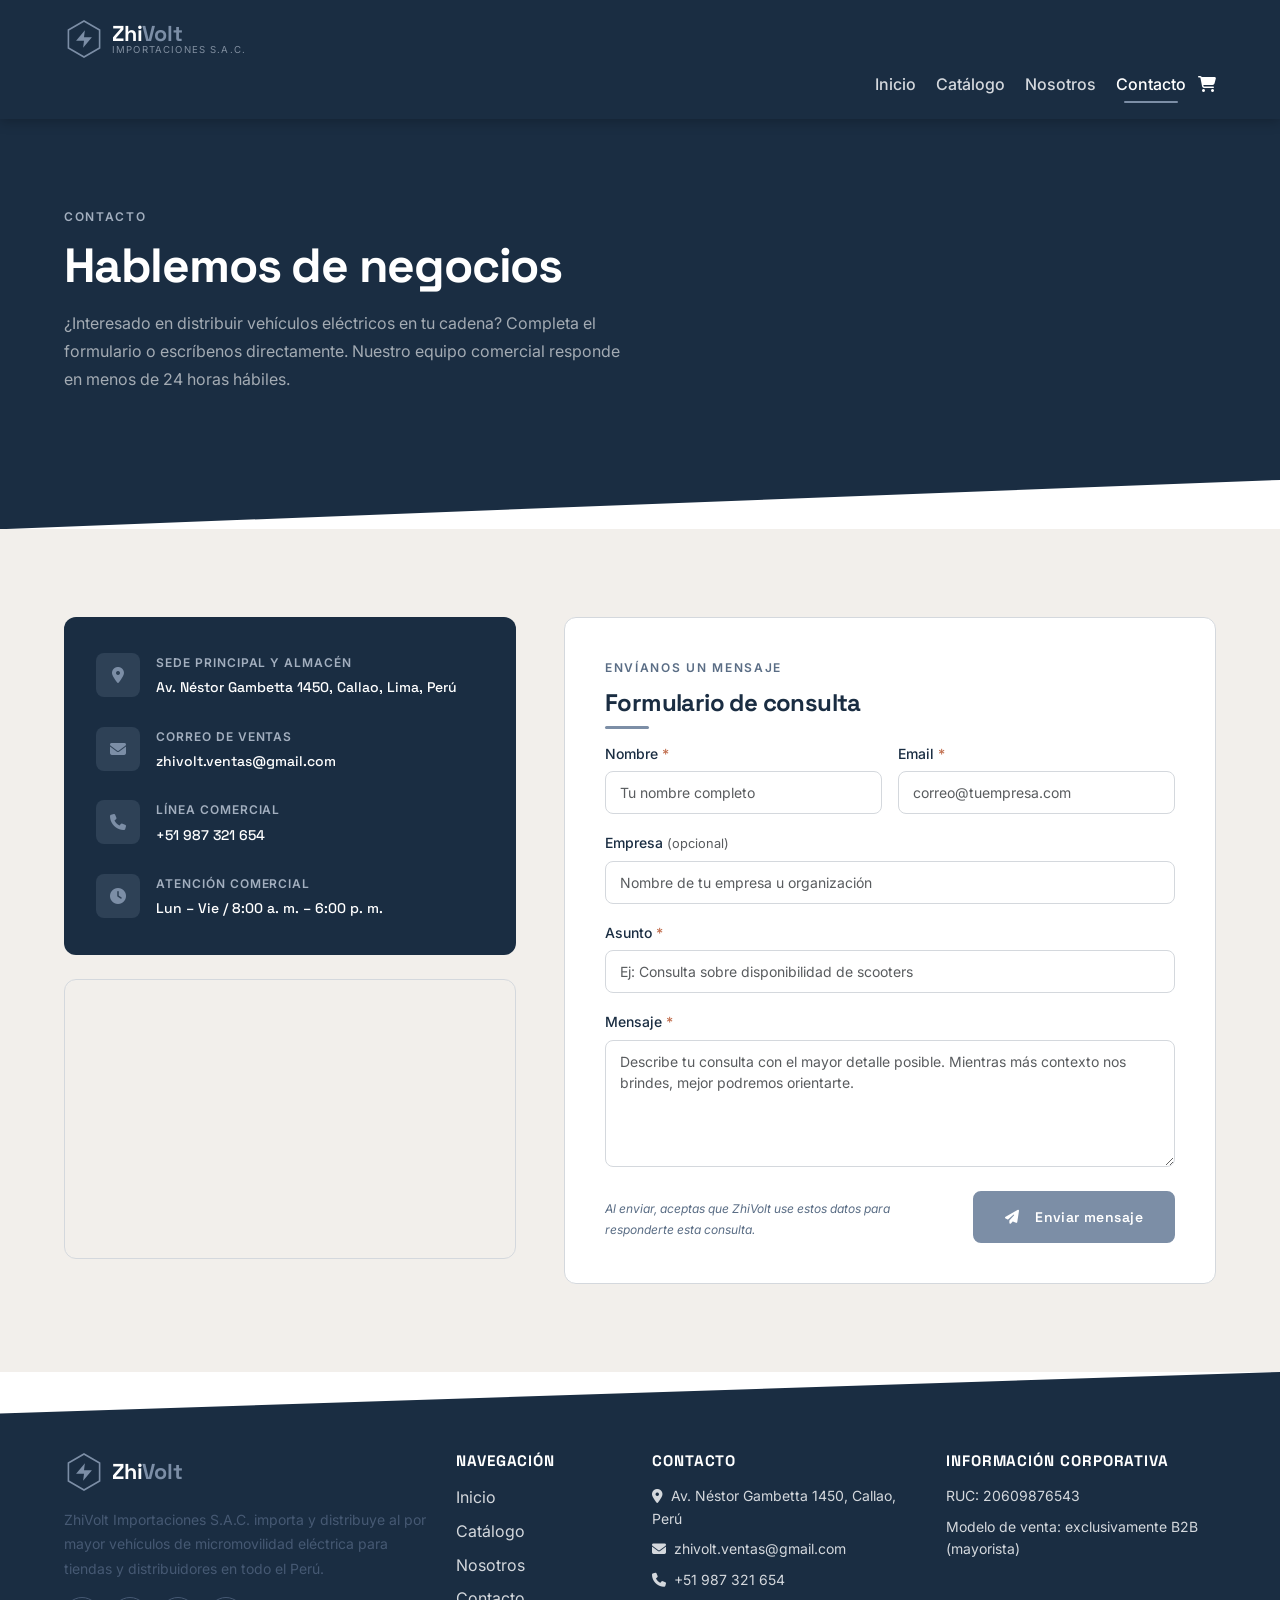
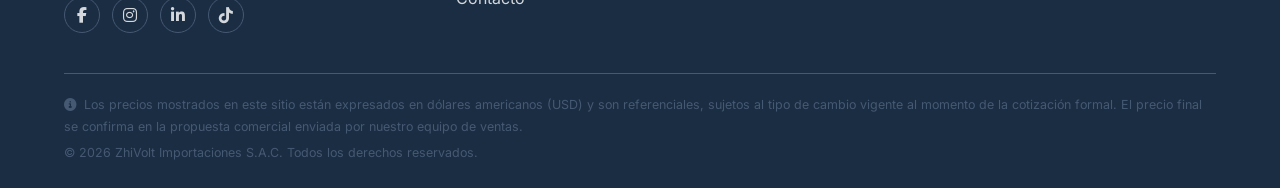
<file: contacto.html>
<!doctype html>
<html lang="es-PE">
  <head>
    <meta charset="UTF-8" />
    <meta name="viewport" content="width=device-width, initial-scale=1.0" />
    <title>Contacto | ZhiVolt Importaciones S.A.C.</title>
    <meta
      name="description"
      content="Contáctanos para iniciar una relación comercial con ZhiVolt Importaciones S.A.C. Respondemos consultas B2B en menos de 24 horas hábiles."
    />
    <link rel="icon" href="assets/img/brand/favicon.svg" type="image/svg+xml" />

    <!-- T-34: SEO y Open Graph -->
    <meta name="robots" content="index, follow" />
    <link rel="canonical" href="https://zhivolt.netlify.app/contacto.html" />

    <meta property="og:type" content="website" />
    <meta property="og:site_name" content="ZhiVolt Importaciones S.A.C." />
    <meta property="og:locale" content="es_PE" />
    <meta
      property="og:title"
      content="Contacto | ZhiVolt Importaciones S.A.C."
    />
    <meta
      property="og:description"
      content="Contáctanos para iniciar una relación comercial con ZhiVolt Importaciones S.A.C. Respondemos consultas B2B en menos de 24 horas hábiles."
    />
    <meta
      property="og:url"
      content="https://zhivolt.netlify.app/contacto.html"
    />
    <meta
      property="og:image"
      content="https://zhivolt.netlify.app/assets/img/products/scooters/okai-es40-neon-ultra-1.png"
    />

    <meta name="twitter:card" content="summary_large_image" />
    <meta
      name="twitter:title"
      content="Contacto | ZhiVolt Importaciones S.A.C."
    />
    <meta
      name="twitter:description"
      content="Contáctanos para iniciar una relación comercial con ZhiVolt Importaciones S.A.C. Respondemos consultas B2B en menos de 24 horas hábiles."
    />
    <meta
      name="twitter:image"
      content="https://zhivolt.netlify.app/assets/img/products/scooters/okai-es40-neon-ultra-1.png"
    />
    <link rel="preconnect" href="https://fonts.googleapis.com" />
    <link rel="preconnect" href="https://fonts.gstatic.com" crossorigin />
    <link
      href="https://fonts.googleapis.com/css2?family=Space+Grotesk:wght@500;700&family=Inter:wght@400;500;600&display=swap"
      rel="stylesheet"
    />
    <link
      href="https://cdn.jsdelivr.net/npm/bootstrap@5.3.8/dist/css/bootstrap.min.css"
      rel="stylesheet"
      integrity="sha384-sRIl4kxILFvY47J16cr9ZwB07vP4J8+LH7qKQnuqkuIAvNWLzeN8tE5YBujZqJLB"
      crossorigin="anonymous"
    />
    <link
      rel="stylesheet"
      href="https://cdnjs.cloudflare.com/ajax/libs/font-awesome/6.7.2/css/all.min.css"
      crossorigin="anonymous"
      referrerpolicy="no-referrer"
    />
    <link
      rel="stylesheet"
      href="https://cdn.jsdelivr.net/npm/aos@2.3.4/dist/aos.css"
    />
    <link rel="stylesheet" href="assets/css/style.css" />
  </head>
  <body data-page="contacto">
    <a href="#main-content" class="zv-skip-link"
      >Saltar al contenido principal</a
    >
    <!-- NAVBAR -->
    <nav
      class="navbar navbar-expand-lg navbar-zv sticky-top"
      data-bs-theme="dark"
      aria-label="Navegación principal"
    >
      <div class="zv-container">
        <a
          class="navbar-brand d-flex align-items-center gap-2"
          href="index.html"
        >
          <svg
            class="zv-logo-icon"
            viewBox="0 0 100 100"
            role="img"
            aria-hidden="true"
            xmlns="http://www.w3.org/2000/svg"
          >
            <polygon
              class="zv-logo-hex"
              points="50,5 89,27.5 89,72.5 50,95 11,72.5 11,27.5"
            ></polygon>
            <polygon
              class="zv-logo-bolt"
              points="52.2,28 30.2,54.4 50,54.4 47.8,72 69.8,45.6 50,45.6"
            ></polygon>
          </svg>
          <span class="zv-wordmark">
            <span class="zv-word-zhi">Zhi</span
            ><span class="zv-word-volt">Volt</span>
            <small class="zv-wordmark-sub">Importaciones S.A.C.</small>
          </span>
        </a>
        <button
          class="navbar-toggler"
          type="button"
          data-bs-toggle="collapse"
          data-bs-target="#zvNavbarMain"
          aria-controls="zvNavbarMain"
          aria-expanded="false"
          aria-label="Abrir menú de navegación"
        >
          <span class="navbar-toggler-icon"></span>
        </button>
        <div class="collapse navbar-collapse" id="zvNavbarMain">
          <ul class="navbar-nav ms-auto align-items-lg-center gap-lg-1">
            <li class="nav-item">
              <a class="nav-link" data-page="inicio" href="index.html"
                >Inicio</a
              >
            </li>
            <li class="nav-item">
              <a class="nav-link" data-page="catalogo" href="catalogo.html"
                >Catálogo</a
              >
            </li>
            <li class="nav-item">
              <a class="nav-link" data-page="nosotros" href="nosotros.html"
                >Nosotros</a
              >
            </li>
            <li class="nav-item">
              <a class="nav-link" data-page="contacto" href="contacto.html"
                >Contacto</a
              >
            </li>
            <li class="nav-item">
              <button
                type="button"
                class="zv-cart-icon"
                data-bs-toggle="offcanvas"
                data-bs-target="#zvCartOffcanvas"
                aria-controls="zvCartOffcanvas"
                aria-label="Ver productos en cotización"
              >
                <i class="fa-solid fa-cart-shopping" aria-hidden="true"></i>
                <span class="zv-cart-badge badge rounded-pill" data-count="0"
                  >0</span
                >
              </button>
            </li>
          </ul>
        </div>
      </div>
    </nav>

    <main id="main-content">
      <!-- ENCABEZADO -->
      <section class="zv-section zv-section--dark zv-diagonal-bottom">
        <div class="zv-container">
          <span class="zv-eyebrow">Contacto</span>
          <h1>Hablemos de negocios</h1>
          <p class="mt-3" style="max-width: 560px">
            ¿Interesado en distribuir vehículos eléctricos en tu cadena?
            Completa el formulario o escríbenos directamente. Nuestro equipo
            comercial responde en menos de 24 horas hábiles.
          </p>
        </div>
      </section>

      <!-- INFORMACIÓN DE CONTACTO + FORMULARIO -->
      <section class="zv-section zv-section--light">
        <div class="zv-container">
          <div class="row g-5 align-items-start">
            <!-- Columna izquierda: datos corporativos + mapa -->
            <div class="col-lg-5" data-aos="fade-right">
              <!-- Tarjeta de datos -->
              <div class="zv-contact-info-card">
                <div class="zv-contact-info-item">
                  <div class="zv-contact-info-icon" aria-hidden="true">
                    <i class="fa-solid fa-location-dot"></i>
                  </div>
                  <div>
                    <span class="zv-contact-info-label"
                      >Sede principal y almacén</span
                    >
                    <span class="zv-contact-info-value">
                      Av. Néstor Gambetta 1450, Callao, Lima, Perú
                    </span>
                  </div>
                </div>

                <div class="zv-contact-info-item">
                  <div class="zv-contact-info-icon" aria-hidden="true">
                    <i class="fa-solid fa-envelope"></i>
                  </div>
                  <div>
                    <span class="zv-contact-info-label">Correo de ventas</span>
                    <span class="zv-contact-info-value">
                      <a href="mailto:zhivolt.ventas@gmail.com"
                        >zhivolt.ventas@gmail.com</a
                      >
                    </span>
                  </div>
                </div>

                <div class="zv-contact-info-item">
                  <div class="zv-contact-info-icon" aria-hidden="true">
                    <i class="fa-solid fa-phone"></i>
                  </div>
                  <div>
                    <span class="zv-contact-info-label">Línea comercial</span>
                    <span class="zv-contact-info-value">
                      <a href="tel:+51987321654">+51 987 321 654</a>
                    </span>
                  </div>
                </div>

                <div class="zv-contact-info-item">
                  <div class="zv-contact-info-icon" aria-hidden="true">
                    <i class="fa-solid fa-clock"></i>
                  </div>
                  <div>
                    <span class="zv-contact-info-label"
                      >Atención comercial</span
                    >
                    <span class="zv-contact-info-value">
                      Lun – Vie / 8:00 a.&nbsp;m. – 6:00 p.&nbsp;m.
                    </span>
                  </div>
                </div>
              </div>

              <!-- Mapa de ubicación -->
              <!--
                NOTA PARA EL DESARROLLADOR:
                Reemplaza el src del iframe con el código de embed oficial:
                Google Maps → busca "Av. Néstor Gambetta 1450 Callao" →
                Compartir → Insertar un mapa → Copiar HTML.
                El iframe que Google genera es más estable que la URL de búsqueda.
              -->
              <div class="zv-contact-map-wrap mt-4">
                <iframe
                  src="https://maps.google.com/maps?q=Av.+N%C3%A9stor+Gambetta+1450%2C+Callao%2C+Lima%2C+Per%C3%BA&output=embed&hl=es&z=16"
                  loading="lazy"
                  allowfullscreen
                  referrerpolicy="no-referrer-when-downgrade"
                  title="Ubicación de ZhiVolt Importaciones S.A.C. — Av. Néstor Gambetta 1450, Callao"
                ></iframe>
              </div>
            </div>
            <!-- /col-lg-5 -->

            <!-- Columna derecha: formulario de consulta -->
            <div class="col-lg-7" data-aos="fade-left">
              <div class="zv-contact-form-card">
                <!-- Estado por defecto: formulario -->
                <div id="zvContactFormWrap">
                  <span class="zv-eyebrow">Envíanos un mensaje</span>
                  <h2 class="zv-section-title mb-4" style="font-size: 1.5rem">
                    Formulario de consulta
                  </h2>

                  <form id="zvContactForm" novalidate>
                    <!-- Campo oculto: diferencia este formulario del de cotización en Formspree -->
                    <input
                      type="hidden"
                      name="_subject"
                      value="Consulta general — ZhiVolt Web"
                    />

                    <div class="row g-3">
                      <div class="col-md-6">
                        <label for="zvContactNombre" class="form-label">
                          Nombre
                          <span class="zv-required" aria-hidden="true">*</span>
                        </label>
                        <input
                          type="text"
                          class="form-control zv-form-control"
                          id="zvContactNombre"
                          name="nombre"
                          placeholder="Tu nombre completo"
                          required
                        />
                        <div class="invalid-feedback">
                          Este campo es obligatorio.
                        </div>
                      </div>

                      <div class="col-md-6">
                        <label for="zvContactEmail" class="form-label">
                          Email
                          <span class="zv-required" aria-hidden="true">*</span>
                        </label>
                        <input
                          type="email"
                          class="form-control zv-form-control"
                          id="zvContactEmail"
                          name="email"
                          placeholder="correo@tuempresa.com"
                          required
                        />
                        <div class="invalid-feedback">
                          Ingresa un correo electrónico válido.
                        </div>
                      </div>

                      <div class="col-12">
                        <label for="zvContactEmpresa" class="form-label">
                          Empresa
                          <span
                            class="text-muted"
                            style="font-weight: 400; font-size: 0.8rem"
                          >
                            (opcional)
                          </span>
                        </label>
                        <input
                          type="text"
                          class="form-control zv-form-control"
                          id="zvContactEmpresa"
                          name="empresa"
                          placeholder="Nombre de tu empresa u organización"
                        />
                      </div>

                      <div class="col-12">
                        <label for="zvContactAsunto" class="form-label">
                          Asunto
                          <span class="zv-required" aria-hidden="true">*</span>
                        </label>
                        <input
                          type="text"
                          class="form-control zv-form-control"
                          id="zvContactAsunto"
                          name="asunto"
                          placeholder="Ej: Consulta sobre disponibilidad de scooters"
                          required
                        />
                        <div class="invalid-feedback">
                          Este campo es obligatorio.
                        </div>
                      </div>

                      <div class="col-12">
                        <label for="zvContactMensaje" class="form-label">
                          Mensaje
                          <span class="zv-required" aria-hidden="true">*</span>
                        </label>
                        <textarea
                          class="form-control zv-form-control"
                          id="zvContactMensaje"
                          name="mensaje"
                          rows="5"
                          placeholder="Describe tu consulta con el mayor detalle posible. Mientras más contexto nos brindes, mejor podremos orientarte."
                          required
                        ></textarea>
                        <div class="invalid-feedback">
                          Este campo es obligatorio.
                        </div>
                      </div>
                    </div>
                    <!-- /row -->

                    <!-- Error de envío -->
                    <div
                      class="zv-contact-error d-none mt-3"
                      id="zvContactError"
                      role="alert"
                    >
                      <i
                        class="fa-solid fa-triangle-exclamation me-2"
                        aria-hidden="true"
                      ></i>
                      Ocurrió un error al enviar tu mensaje. Intenta nuevamente
                      o escríbenos directamente a
                      <a href="mailto:zhivolt.ventas@gmail.com"
                        >zhivolt.ventas@gmail.com</a
                      >.
                    </div>

                    <div
                      class="d-flex align-items-center justify-content-between flex-wrap gap-3 mt-4"
                    >
                      <p
                        class="zv-price-disclaimer mb-0"
                        style="max-width: 300px"
                      >
                        Al enviar, aceptas que ZhiVolt use estos datos para
                        responderte esta consulta.
                      </p>
                      <button
                        type="submit"
                        class="zv-btn zv-btn--steel"
                        id="zvContactSubmitBtn"
                      >
                        <i
                          class="fa-solid fa-paper-plane me-2"
                          aria-hidden="true"
                        ></i>
                        Enviar mensaje
                      </button>
                    </div>
                  </form>
                </div>
                <!-- /#zvContactFormWrap -->

                <!-- Estado de confirmación (visible tras envío exitoso) -->
                <div
                  id="zvContactSuccess"
                  class="zv-contact-success d-none"
                  role="status"
                >
                  <div class="zv-contact-success-icon">
                    <i class="fa-solid fa-circle-check" aria-hidden="true"></i>
                  </div>
                  <h3>¡Mensaje enviado!</h3>
                  <p>
                    Recibimos tu consulta. Nuestro equipo comercial se pondrá en
                    contacto contigo en menos de 24 horas hábiles al correo que
                    nos indicaste.
                  </p>
                  <a href="catalogo.html" class="zv-btn zv-btn--steel mt-3">
                    Ver catálogo de productos
                  </a>
                </div>
              </div>
              <!-- /.zv-contact-form-card -->
            </div>
            <!-- /col-lg-7 -->
          </div>
          <!-- /row -->
        </div>
        <!-- /.zv-container -->
      </section>
    </main>

    <!-- FOOTER -->
    <footer class="zv-footer zv-diagonal-top">
      <div class="zv-container">
        <div class="row gy-4">
          <div class="col-lg-4 col-md-6">
            <a
              href="index.html"
              class="d-flex align-items-center gap-2 mb-3 text-decoration-none"
            >
              <svg
                class="zv-logo-icon"
                viewBox="0 0 100 100"
                role="img"
                aria-hidden="true"
                xmlns="http://www.w3.org/2000/svg"
              >
                <polygon
                  class="zv-logo-hex"
                  points="50,5 89,27.5 89,72.5 50,95 11,72.5 11,27.5"
                ></polygon>
                <polygon
                  class="zv-logo-bolt"
                  points="52.2,28 30.2,54.4 50,54.4 47.8,72 69.8,45.6 50,45.6"
                ></polygon>
              </svg>
              <span class="zv-wordmark"
                ><span class="zv-word-zhi">Zhi</span
                ><span class="zv-word-volt">Volt</span></span
              >
            </a>
            <p class="small mb-3">
              ZhiVolt Importaciones S.A.C. importa y distribuye al por mayor
              vehículos de micromovilidad eléctrica para tiendas y
              distribuidores en todo el Perú.
            </p>
            <div>
              <a
                href="https://www.facebook.com/"
                target="_blank"
                rel="noopener noreferrer"
                class="zv-social-link"
                aria-label="Facebook de ZhiVolt"
              >
                <i class="fa-brands fa-facebook-f" aria-hidden="true"></i>
              </a>
              <a
                href="https://www.instagram.com/"
                target="_blank"
                rel="noopener noreferrer"
                class="zv-social-link"
                aria-label="Instagram de ZhiVolt"
              >
                <i class="fa-brands fa-instagram" aria-hidden="true"></i>
              </a>
              <a
                href="https://www.linkedin.com/"
                target="_blank"
                rel="noopener noreferrer"
                class="zv-social-link"
                aria-label="LinkedIn de ZhiVolt"
              >
                <i class="fa-brands fa-linkedin-in" aria-hidden="true"></i>
              </a>
              <a
                href="https://www.tiktok.com/"
                target="_blank"
                rel="noopener noreferrer"
                class="zv-social-link"
                aria-label="TikTok de ZhiVolt"
              >
                <i class="fa-brands fa-tiktok" aria-hidden="true"></i>
              </a>
            </div>
          </div>
          <div class="col-lg-2 col-md-6">
            <h6>Navegación</h6>
            <ul class="list-unstyled">
              <li class="mb-2"><a href="index.html">Inicio</a></li>
              <li class="mb-2"><a href="catalogo.html">Catálogo</a></li>
              <li class="mb-2"><a href="nosotros.html">Nosotros</a></li>
              <li class="mb-2"><a href="contacto.html">Contacto</a></li>
            </ul>
          </div>
          <div class="col-lg-3 col-md-6">
            <h6>Contacto</h6>
            <ul class="list-unstyled small">
              <li class="mb-2">
                <i class="fa-solid fa-location-dot me-2" aria-hidden="true"></i
                >Av. Néstor Gambetta 1450, Callao, Perú
              </li>
              <li class="mb-2">
                <i class="fa-solid fa-envelope me-2" aria-hidden="true"></i
                ><a href="mailto:zhivolt.ventas@gmail.com"
                  >zhivolt.ventas@gmail.com</a
                >
              </li>
              <li class="mb-2">
                <i class="fa-solid fa-phone me-2" aria-hidden="true"></i
                ><a href="tel:+51987321654">+51 987 321 654</a>
              </li>
            </ul>
          </div>
          <div class="col-lg-3 col-md-6">
            <h6>Información corporativa</h6>
            <ul class="list-unstyled small">
              <li class="mb-2">RUC: 20609876543</li>
              <li class="mb-2">
                Modelo de venta: exclusivamente B2B (mayorista)
              </li>
            </ul>
          </div>
        </div>
        <div class="zv-footer-disclaimer">
          <p class="mb-1">
            <i class="fa-solid fa-circle-info me-2" aria-hidden="true"></i>Los
            precios mostrados en este sitio están expresados en dólares
            americanos (USD) y son referenciales, sujetos al tipo de cambio
            vigente al momento de la cotización formal. El precio final se
            confirma en la propuesta comercial enviada por nuestro equipo de
            ventas.
          </p>
          <p class="mb-0">
            &copy; <span id="zvCurrentYear">2026</span> ZhiVolt Importaciones
            S.A.C. Todos los derechos reservados.
          </p>
        </div>
      </div>
    </footer>

    <!-- CARRITO DE COTIZACIÓN — offcanvas lateral (T-21) -->
    <div
      class="offcanvas offcanvas-end zv-cart-offcanvas"
      tabindex="-1"
      id="zvCartOffcanvas"
      aria-labelledby="zvCartOffcanvasLabel"
    >
      <div class="offcanvas-header">
        <h5 class="offcanvas-title" id="zvCartOffcanvasLabel">
          <i class="fa-solid fa-cart-shopping me-2" aria-hidden="true"></i>Mi
          cotización
        </h5>
        <button
          type="button"
          class="btn-close btn-close-white"
          data-bs-dismiss="offcanvas"
          aria-label="Cerrar carrito de cotización"
        ></button>
      </div>
      <div class="offcanvas-body">
        <div id="zvCartItems">
          <!-- quote-cart.js inyecta aquí las filas de productos -->
        </div>
        <div id="zvCartEmpty" class="zv-cart-empty d-none">
          <i class="fa-solid fa-cart-shopping" aria-hidden="true"></i>
          <p>Tu lista de cotización está vacía.</p>
          <p class="small">
            Agrega vehículos desde el catálogo para solicitar una cotización
            formal.
          </p>
        </div>
      </div>
      <div class="offcanvas-footer d-none" id="zvCartFooter">
        <p class="zv-price-disclaimer mb-3">
          Los precios mostrados son referenciales. El precio final se confirma
          en la cotización formal.
        </p>
        <button
          type="button"
          class="zv-btn zv-btn--primary w-100"
          id="zvRequestQuoteBtn"
        >
          Solicitar cotización
        </button>
      </div>
    </div>

    <!-- FORMULARIO DE COTIZACIÓN — modal (T-23/T-24/T-25) -->
    <div
      class="modal fade"
      id="zvQuoteModal"
      tabindex="-1"
      aria-labelledby="zvQuoteModalLabel"
      aria-hidden="true"
    >
      <div class="modal-dialog modal-lg modal-dialog-scrollable">
        <div class="modal-content zv-quote-modal">
          <!-- Estado: Formulario -->
          <div id="zvQuoteFormState">
            <div class="modal-header">
              <div>
                <h5 class="modal-title" id="zvQuoteModalLabel">
                  Solicitar cotización formal
                </h5>
                <p class="zv-quote-modal-subtitle mb-0">
                  Completa los datos de tu empresa y nuestro equipo te
                  contactará en menos de 24 horas hábiles.
                </p>
              </div>
              <button
                type="button"
                class="btn-close btn-close-white ms-3"
                data-bs-dismiss="modal"
                aria-label="Cerrar formulario de cotización"
              ></button>
            </div>
            <div class="modal-body">
              <div class="zv-quote-products mb-4" id="zvQuoteProductsSummary">
                <!-- quote-cart.js inyecta aquí el resumen de productos -->
              </div>
              <form id="zvQuoteForm" novalidate>
                <div class="row g-3">
                  <div class="col-md-6">
                    <label for="zvFieldRuc" class="form-label">
                      RUC <span class="zv-required" aria-hidden="true">*</span>
                    </label>
                    <input
                      type="text"
                      class="form-control zv-form-control"
                      id="zvFieldRuc"
                      name="ruc"
                      maxlength="11"
                      pattern="[0-9]{11}"
                      placeholder="11 dígitos sin guiones"
                      required
                    />
                    <div class="invalid-feedback">
                      Ingresa un RUC válido (11 dígitos).
                    </div>
                  </div>
                  <div class="col-md-6">
                    <label for="zvFieldRazonSocial" class="form-label">
                      Razón social
                      <span class="zv-required" aria-hidden="true">*</span>
                    </label>
                    <input
                      type="text"
                      class="form-control zv-form-control"
                      id="zvFieldRazonSocial"
                      name="razon_social"
                      placeholder="Nombre legal de tu empresa"
                      required
                    />
                    <div class="invalid-feedback">
                      Este campo es obligatorio.
                    </div>
                  </div>
                  <div class="col-md-6">
                    <label for="zvFieldCargo" class="form-label">
                      Cargo
                      <span class="zv-required" aria-hidden="true">*</span>
                    </label>
                    <input
                      type="text"
                      class="form-control zv-form-control"
                      id="zvFieldCargo"
                      name="cargo"
                      placeholder="Ej: Gerente de compras"
                      required
                    />
                    <div class="invalid-feedback">
                      Este campo es obligatorio.
                    </div>
                  </div>
                  <div class="col-md-6">
                    <label for="zvFieldEmail" class="form-label">
                      Email corporativo
                      <span class="zv-required" aria-hidden="true">*</span>
                    </label>
                    <input
                      type="email"
                      class="form-control zv-form-control"
                      id="zvFieldEmail"
                      name="email"
                      placeholder="correo@tuempresa.com"
                      required
                    />
                    <div class="invalid-feedback">
                      Ingresa un correo electrónico válido.
                    </div>
                  </div>
                  <div class="col-md-6">
                    <label for="zvFieldTelefono" class="form-label">
                      Teléfono
                      <span class="zv-required" aria-hidden="true">*</span>
                    </label>
                    <input
                      type="tel"
                      class="form-control zv-form-control"
                      id="zvFieldTelefono"
                      name="telefono"
                      placeholder="+51 9XXXXXXXX"
                      required
                    />
                    <div class="invalid-feedback">
                      Este campo es obligatorio.
                    </div>
                  </div>
                  <div class="col-md-6">
                    <label for="zvFieldProyeccion" class="form-label">
                      Proyección de compra mensual
                      <span class="zv-required" aria-hidden="true">*</span>
                    </label>
                    <select
                      class="form-select zv-form-control"
                      id="zvFieldProyeccion"
                      name="proyeccion_mensual"
                      required
                    >
                      <option value="" disabled selected>
                        Selecciona un rango
                      </option>
                      <option value="1 a 10 unidades">1 a 10 unidades</option>
                      <option value="11 a 50 unidades">11 a 50 unidades</option>
                      <option value="51 a 100 unidades">
                        51 a 100 unidades
                      </option>
                      <option value="Más de 100 unidades">
                        Más de 100 unidades
                      </option>
                    </select>
                    <div class="invalid-feedback">Selecciona una opción.</div>
                  </div>
                  <div class="col-12">
                    <label for="zvFieldComentarios" class="form-label">
                      Comentarios adicionales
                    </label>
                    <textarea
                      class="form-control zv-form-control"
                      id="zvFieldComentarios"
                      name="comentarios"
                      rows="3"
                      placeholder="Plazos de entrega, condiciones de pago, modelos específicos, etc."
                    ></textarea>
                  </div>
                </div>
                <div class="zv-quote-error d-none mt-3" id="zvQuoteError">
                  <i
                    class="fa-solid fa-triangle-exclamation me-2"
                    aria-hidden="true"
                  ></i>
                  Ocurrió un error al enviar tu solicitud. Intenta nuevamente o
                  escríbenos a
                  <a href="mailto:zhivolt.ventas@gmail.com"
                    >zhivolt.ventas@gmail.com</a
                  >.
                </div>
              </form>
            </div>
            <div class="modal-footer">
              <p
                class="zv-price-disclaimer me-auto mb-0"
                style="max-width: 340px"
              >
                Al enviar, aceptas que ZhiVolt use estos datos para contactarte
                con una propuesta comercial.
              </p>
              <button
                type="button"
                class="zv-btn zv-btn--outline-navy"
                data-bs-dismiss="modal"
              >
                Cancelar
              </button>
              <button
                type="submit"
                form="zvQuoteForm"
                class="zv-btn zv-btn--primary"
                id="zvQuoteSubmitBtn"
              >
                Enviar solicitud
              </button>
            </div>
          </div>
          <!-- /#zvQuoteFormState -->

          <!-- Estado: Confirmación (T-25) -->
          <div id="zvQuoteSuccessState" class="d-none">
            <div class="modal-body zv-quote-success">
              <div class="zv-quote-success-icon">
                <i class="fa-solid fa-circle-check" aria-hidden="true"></i>
              </div>
              <h4>¡Solicitud enviada!</h4>
              <p>
                Recibimos tu solicitud de cotización. Nuestro equipo de ventas
                se pondrá en contacto contigo en menos de 24 horas hábiles al
                correo que nos indicaste.
              </p>
              <button
                type="button"
                class="zv-btn zv-btn--primary mt-2"
                data-bs-dismiss="modal"
              >
                Entendido
              </button>
            </div>
          </div>
        </div>
        <!-- /.modal-content -->
      </div>
      <!-- /.modal-dialog -->
    </div>
    <!-- /#zvQuoteModal -->

    <!-- SCRIPTS — orden crítico: Bootstrap → AOS → main.js → quote-cart.js -->
    <script
      src="https://cdn.jsdelivr.net/npm/bootstrap@5.3.8/dist/js/bootstrap.bundle.min.js"
      integrity="sha384-FKyoEForCGlyvwx9Hj09JcYn3nv7wiPVlz7YYwJrWVcXK/BmnVDxM+D2scQbITxI"
      crossorigin="anonymous"
    ></script>
    <script src="https://cdn.jsdelivr.net/npm/aos@2.3.4/dist/aos.js"></script>
    <script src="assets/js/main.js"></script>
    <script src="assets/js/quote-cart.js"></script>

    <!--
      Formulario de consulta general (T-27).
      Usa ZV_EMAIL_FUNCTION_URL declarado en main.js (ya disponible en scope global) —
      envía a la función serverless de Netlify que usa Resend.
      No se extrae a un archivo separado porque es el único bloque de lógica
      exclusivo de esta página y no comparte nada con catalog.js / product.js.
    -->
    <script>
      document.addEventListener("DOMContentLoaded", function () {
        const form = document.getElementById("zvContactForm");
        const formWrap = document.getElementById("zvContactFormWrap");
        const successEl = document.getElementById("zvContactSuccess");
        const errorEl = document.getElementById("zvContactError");
        const submitBtn = document.getElementById("zvContactSubmitBtn");

        if (!form) return;

        form.addEventListener("submit", async function (e) {
          e.preventDefault();

          // Validación nativa de Bootstrap
          if (!form.checkValidity()) {
            form.classList.add("was-validated");
            return;
          }

          // Estado de carga
          submitBtn.disabled = true;
          submitBtn.innerHTML =
            '<i class="fa-solid fa-circle-notch fa-spin me-2" aria-hidden="true"></i>Enviando…';
          errorEl.classList.add("d-none");

          try {
            const fd = new FormData(form);
            const payload = {
              type: "contact",
              nombre: fd.get("nombre"),
              email: fd.get("email"),
              empresa: fd.get("empresa") || "—",
              asunto: fd.get("asunto"),
              mensaje: fd.get("mensaje"),
            };

            const res = await fetch(ZV_EMAIL_FUNCTION_URL, {
              method: "POST",
              headers: { "Content-Type": "application/json" },
              body: JSON.stringify(payload),
            });

            if (res.ok) {
              // Éxito: oculta el formulario y muestra la confirmación
              formWrap.classList.add("d-none");
              successEl.classList.remove("d-none");
            } else {
              throw new Error("Respuesta no OK del servidor");
            }
          } catch (_err) {
            // Error: restaura el botón y muestra el aviso de error
            errorEl.classList.remove("d-none");
            submitBtn.disabled = false;
            submitBtn.innerHTML =
              '<i class="fa-solid fa-paper-plane me-2" aria-hidden="true"></i>Enviar mensaje';
          }
        });
      });
    </script>
  </body>
</html>
</file>
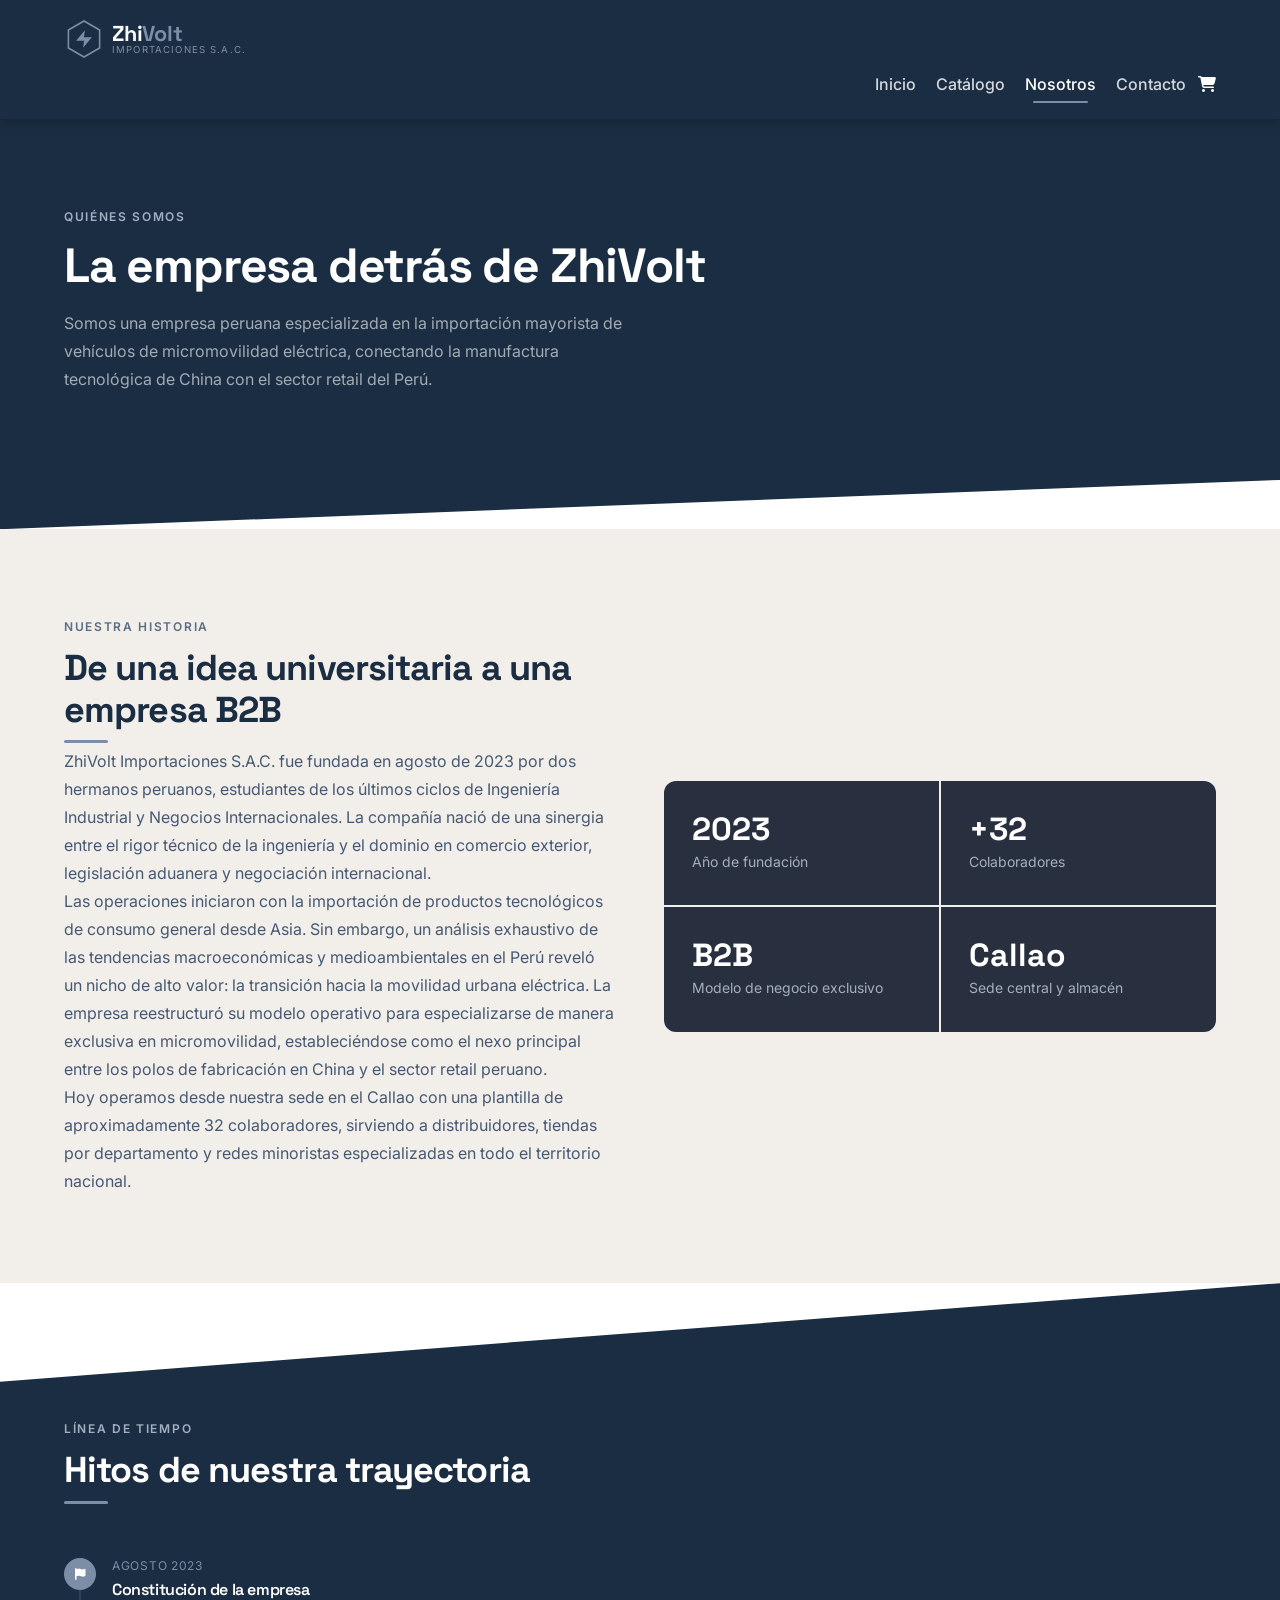
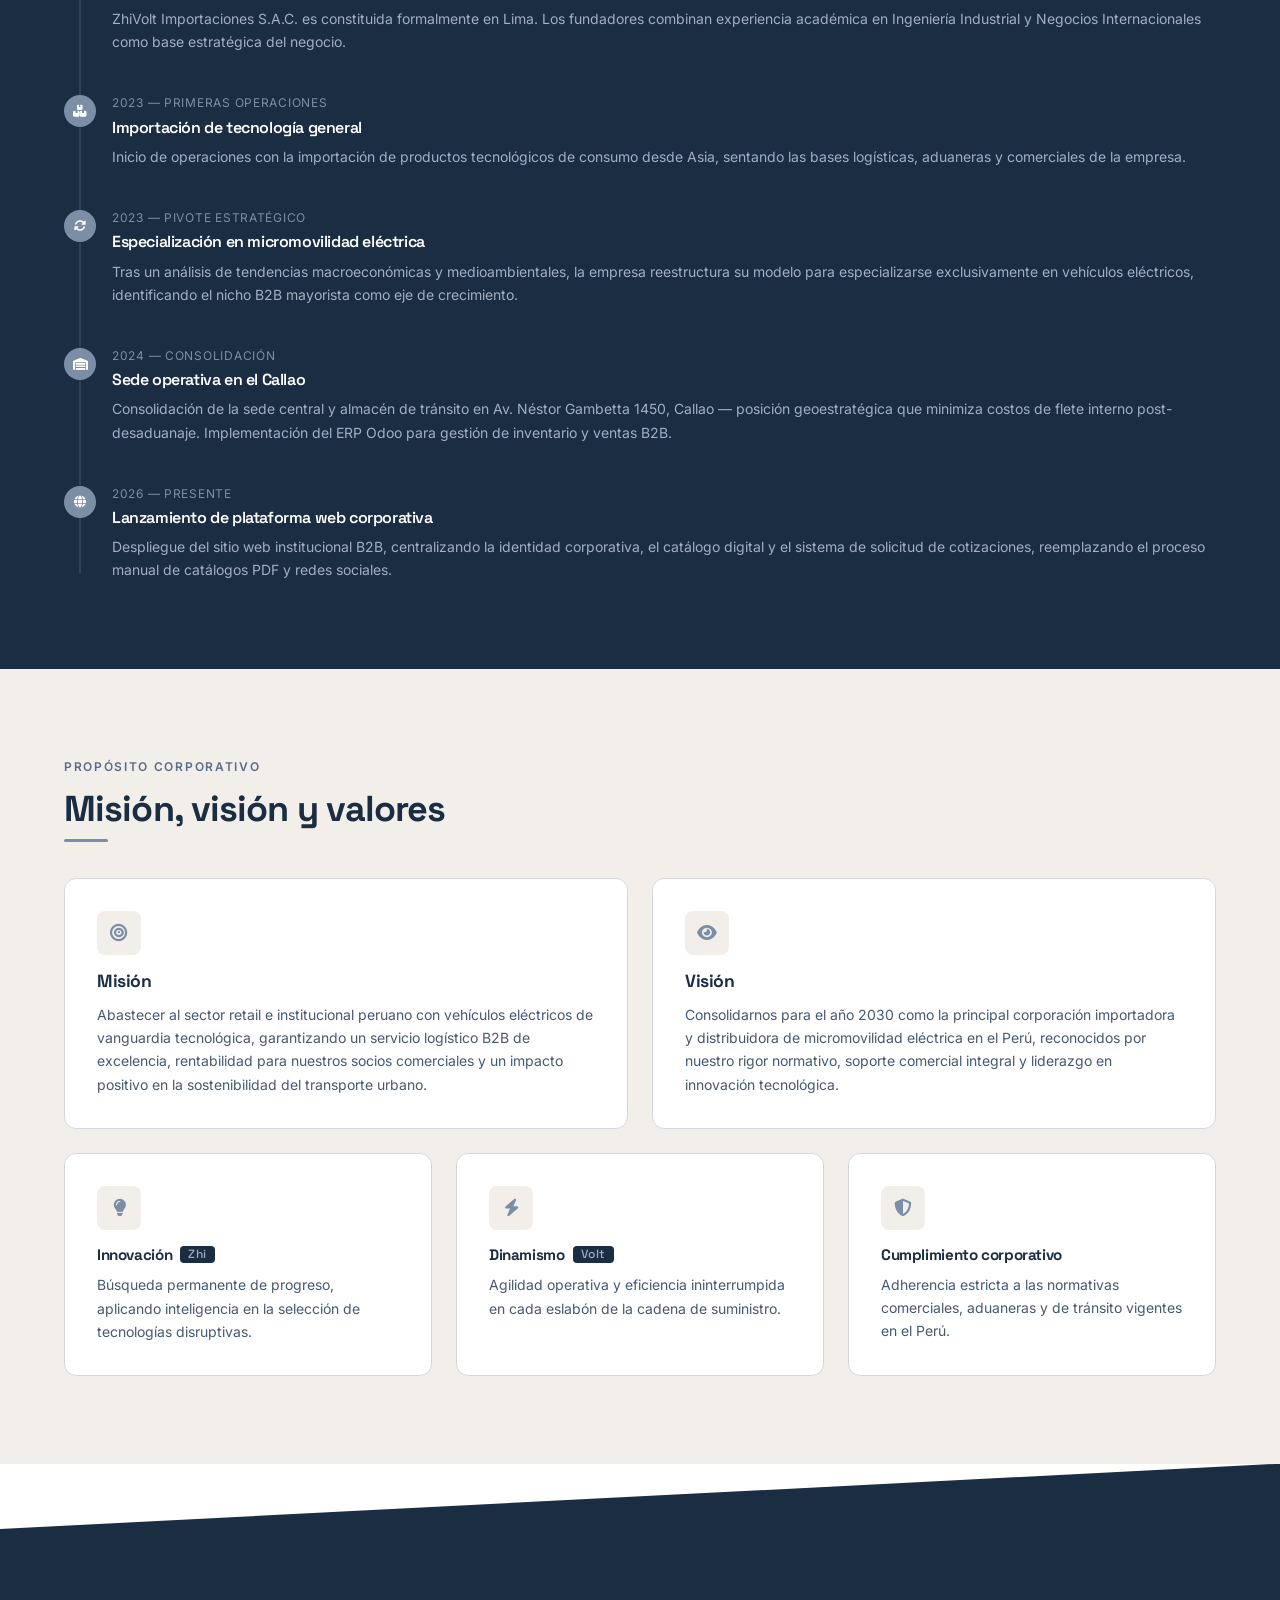
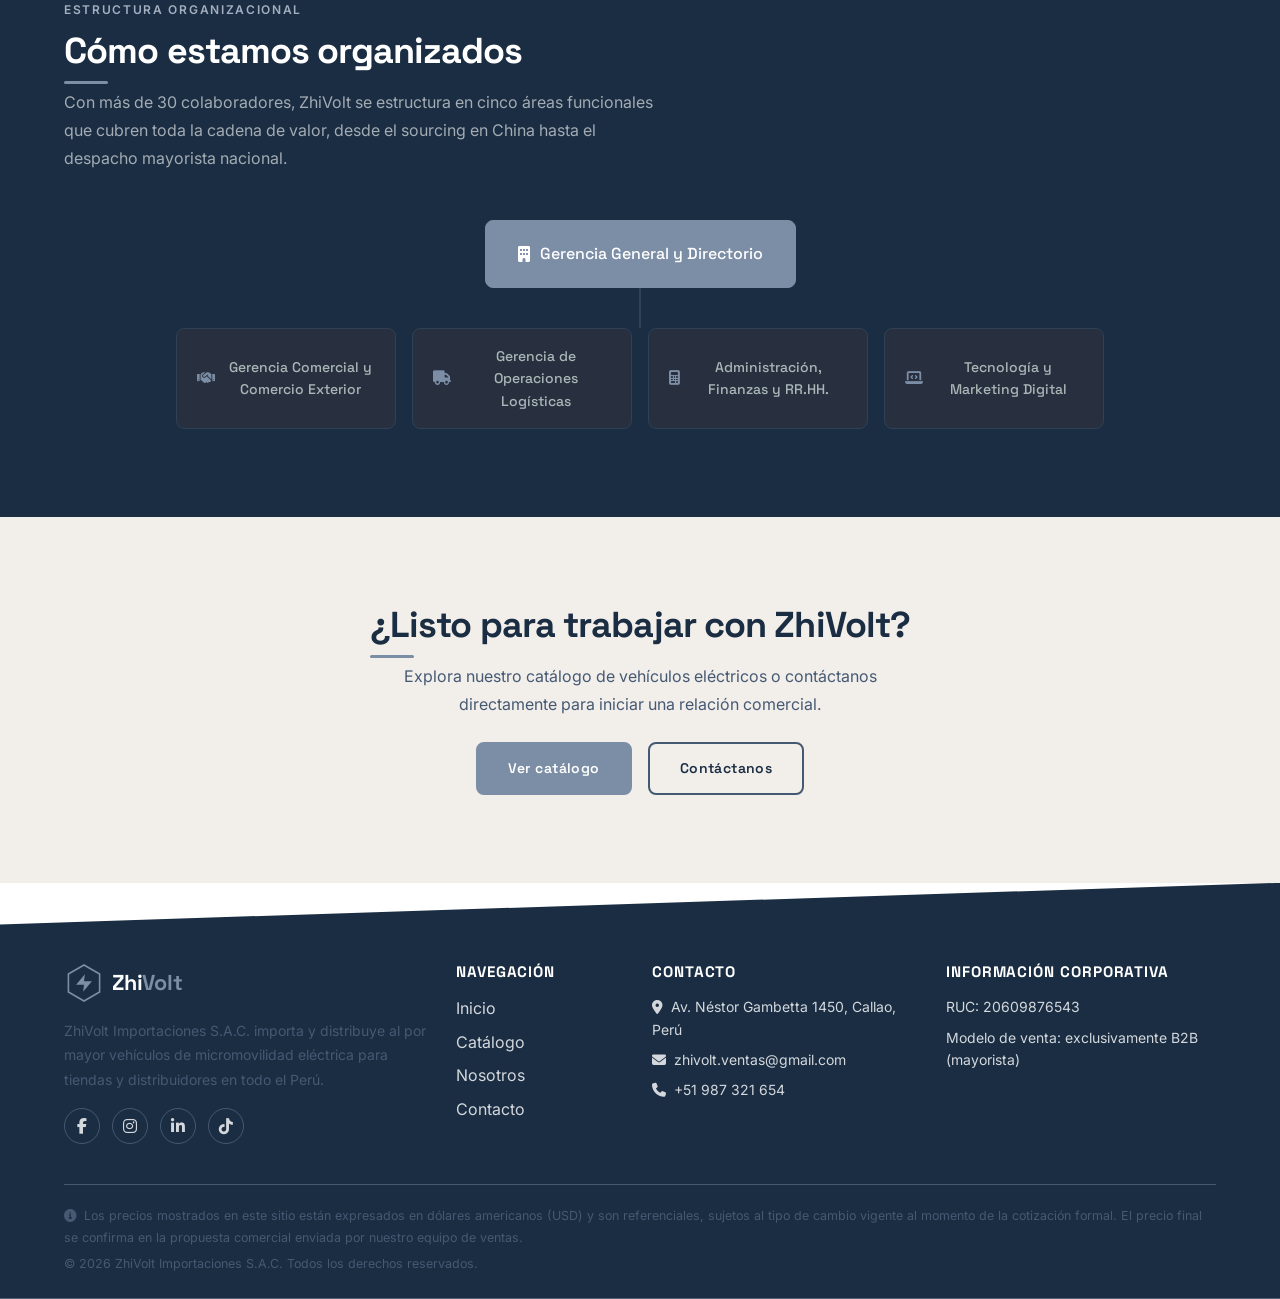
<file: nosotros.html>
<!doctype html>
<html lang="es-PE">
  <head>
    <meta charset="UTF-8" />
    <meta name="viewport" content="width=device-width, initial-scale=1.0" />
    <title>Nosotros | ZhiVolt Importaciones S.A.C.</title>
    <meta
      name="description"
      content="Conoce la historia, misión, visión y valores de ZhiVolt Importaciones S.A.C., importadora mayorista de micromovilidad eléctrica en el Perú."
    />
    <link rel="icon" href="assets/img/brand/favicon.svg" type="image/svg+xml" />

    <!-- T-34: SEO y Open Graph -->
    <meta name="robots" content="index, follow" />
    <link rel="canonical" href="https://zhivolt.netlify.app/nosotros.html" />

    <meta property="og:type" content="website" />
    <meta property="og:site_name" content="ZhiVolt Importaciones S.A.C." />
    <meta property="og:locale" content="es_PE" />
    <meta
      property="og:title"
      content="Nosotros | ZhiVolt Importaciones S.A.C."
    />
    <meta
      property="og:description"
      content="Conoce la historia, misión, visión y valores de ZhiVolt Importaciones S.A.C., importadora mayorista de micromovilidad eléctrica en el Perú."
    />
    <meta
      property="og:url"
      content="https://zhivolt.netlify.app/nosotros.html"
    />
    <meta
      property="og:image"
      content="https://zhivolt.netlify.app/assets/img/products/scooters/okai-es40-neon-ultra-1.png"
    />

    <meta name="twitter:card" content="summary_large_image" />
    <meta
      name="twitter:title"
      content="Nosotros | ZhiVolt Importaciones S.A.C."
    />
    <meta
      name="twitter:description"
      content="Conoce la historia, misión, visión y valores de ZhiVolt Importaciones S.A.C., importadora mayorista de micromovilidad eléctrica en el Perú."
    />
    <meta
      name="twitter:image"
      content="https://zhivolt.netlify.app/assets/img/products/scooters/okai-es40-neon-ultra-1.png"
    />
    <link rel="preconnect" href="https://fonts.googleapis.com" />
    <link rel="preconnect" href="https://fonts.gstatic.com" crossorigin />
    <link
      href="https://fonts.googleapis.com/css2?family=Space+Grotesk:wght@500;700&family=Inter:wght@400;500;600&display=swap"
      rel="stylesheet"
    />
    <link
      href="https://cdn.jsdelivr.net/npm/bootstrap@5.3.8/dist/css/bootstrap.min.css"
      rel="stylesheet"
      integrity="sha384-sRIl4kxILFvY47J16cr9ZwB07vP4J8+LH7qKQnuqkuIAvNWLzeN8tE5YBujZqJLB"
      crossorigin="anonymous"
    />
    <link
      rel="stylesheet"
      href="https://cdnjs.cloudflare.com/ajax/libs/font-awesome/6.7.2/css/all.min.css"
      crossorigin="anonymous"
      referrerpolicy="no-referrer"
    />
    <link
      rel="stylesheet"
      href="https://cdn.jsdelivr.net/npm/aos@2.3.4/dist/aos.css"
    />
    <link rel="stylesheet" href="assets/css/style.css" />
  </head>
  <body data-page="nosotros">
    <a href="#main-content" class="zv-skip-link"
      >Saltar al contenido principal</a
    >
    <!-- NAVBAR -->
    <nav
      class="navbar navbar-expand-lg navbar-zv sticky-top"
      data-bs-theme="dark"
      aria-label="Navegación principal"
    >
      <div class="zv-container">
        <a
          class="navbar-brand d-flex align-items-center gap-2"
          href="index.html"
        >
          <svg
            class="zv-logo-icon"
            viewBox="0 0 100 100"
            role="img"
            aria-hidden="true"
            xmlns="http://www.w3.org/2000/svg"
          >
            <polygon
              class="zv-logo-hex"
              points="50,5 89,27.5 89,72.5 50,95 11,72.5 11,27.5"
            ></polygon>
            <polygon
              class="zv-logo-bolt"
              points="52.2,28 30.2,54.4 50,54.4 47.8,72 69.8,45.6 50,45.6"
            ></polygon>
          </svg>
          <span class="zv-wordmark">
            <span class="zv-word-zhi">Zhi</span
            ><span class="zv-word-volt">Volt</span>
            <small class="zv-wordmark-sub">Importaciones S.A.C.</small>
          </span>
        </a>
        <button
          class="navbar-toggler"
          type="button"
          data-bs-toggle="collapse"
          data-bs-target="#zvNavbarMain"
          aria-controls="zvNavbarMain"
          aria-expanded="false"
          aria-label="Abrir menú de navegación"
        >
          <span class="navbar-toggler-icon"></span>
        </button>
        <div class="collapse navbar-collapse" id="zvNavbarMain">
          <ul class="navbar-nav ms-auto align-items-lg-center gap-lg-1">
            <li class="nav-item">
              <a class="nav-link" data-page="inicio" href="index.html"
                >Inicio</a
              >
            </li>
            <li class="nav-item">
              <a class="nav-link" data-page="catalogo" href="catalogo.html"
                >Catálogo</a
              >
            </li>
            <li class="nav-item">
              <a class="nav-link" data-page="nosotros" href="nosotros.html"
                >Nosotros</a
              >
            </li>
            <li class="nav-item">
              <a class="nav-link" data-page="contacto" href="contacto.html"
                >Contacto</a
              >
            </li>
            <li class="nav-item">
              <button
                type="button"
                class="zv-cart-icon"
                data-bs-toggle="offcanvas"
                data-bs-target="#zvCartOffcanvas"
                aria-controls="zvCartOffcanvas"
                aria-label="Ver productos en cotización"
              >
                <i class="fa-solid fa-cart-shopping" aria-hidden="true"></i>
                <span class="zv-cart-badge badge rounded-pill" data-count="0"
                  >0</span
                >
              </button>
            </li>
          </ul>
        </div>
      </div>
    </nav>

    <main id="main-content">
      <!-- ENCABEZADO -->
      <section class="zv-section zv-section--dark zv-diagonal-bottom">
        <div class="zv-container">
          <span class="zv-eyebrow">Quiénes somos</span>
          <h1>La empresa detrás de ZhiVolt</h1>
          <p class="mt-3" style="max-width: 580px">
            Somos una empresa peruana especializada en la importación mayorista
            de vehículos de micromovilidad eléctrica, conectando la manufactura
            tecnológica de China con el sector retail del Perú.
          </p>
        </div>
      </section>

      <!-- HISTORIA -->
      <section class="zv-section zv-section--light">
        <div class="zv-container">
          <div class="row g-5 align-items-center">
            <div class="col-lg-6">
              <span class="zv-eyebrow">Nuestra historia</span>
              <h2 class="zv-section-title">
                De una idea universitaria a una empresa B2B
              </h2>
              <p>
                ZhiVolt Importaciones S.A.C. fue fundada en agosto de 2023 por
                dos hermanos peruanos, estudiantes de los últimos ciclos de
                Ingeniería Industrial y Negocios Internacionales. La compañía
                nació de una sinergia entre el rigor técnico de la ingeniería y
                el dominio en comercio exterior, legislación aduanera y
                negociación internacional.
              </p>
              <p>
                Las operaciones iniciaron con la importación de productos
                tecnológicos de consumo general desde Asia. Sin embargo, un
                análisis exhaustivo de las tendencias macroeconómicas y
                medioambientales en el Perú reveló un nicho de alto valor: la
                transición hacia la movilidad urbana eléctrica. La empresa
                reestructuró su modelo operativo para especializarse de manera
                exclusiva en micromovilidad, estableciéndose como el nexo
                principal entre los polos de fabricación en China y el sector
                retail peruano.
              </p>
              <p>
                Hoy operamos desde nuestra sede en el Callao con una plantilla
                de aproximadamente 32 colaboradores, sirviendo a distribuidores,
                tiendas por departamento y redes minoristas especializadas en
                todo el territorio nacional.
              </p>
            </div>
            <div class="col-lg-6" data-aos="fade-left">
              <div class="zv-about-stats">
                <div class="zv-about-stat">
                  <span class="zv-about-stat-value">2023</span>
                  <span class="zv-about-stat-label">Año de fundación</span>
                </div>
                <div class="zv-about-stat">
                  <span class="zv-about-stat-value">+32</span>
                  <span class="zv-about-stat-label">Colaboradores</span>
                </div>
                <div class="zv-about-stat">
                  <span class="zv-about-stat-value">B2B</span>
                  <span class="zv-about-stat-label"
                    >Modelo de negocio exclusivo</span
                  >
                </div>
                <div class="zv-about-stat">
                  <span class="zv-about-stat-value">Callao</span>
                  <span class="zv-about-stat-label"
                    >Sede central y almacén</span
                  >
                </div>
              </div>
            </div>
          </div>
        </div>
      </section>

      <!-- TIMELINE -->
      <section class="zv-section zv-section--dark zv-diagonal-top">
        <div class="zv-container">
          <span class="zv-eyebrow">Línea de tiempo</span>
          <h2 class="zv-section-title">Hitos de nuestra trayectoria</h2>
          <div class="zv-timeline mt-5">
            <div class="zv-timeline-item" data-aos="fade-up" data-aos-delay="0">
              <div class="zv-timeline-marker">
                <i class="fa-solid fa-flag" aria-hidden="true"></i>
              </div>
              <div class="zv-timeline-content">
                <span class="zv-timeline-date">Agosto 2023</span>
                <h4>Constitución de la empresa</h4>
                <p>
                  ZhiVolt Importaciones S.A.C. es constituida formalmente en
                  Lima. Los fundadores combinan experiencia académica en
                  Ingeniería Industrial y Negocios Internacionales como base
                  estratégica del negocio.
                </p>
              </div>
            </div>
            <div
              class="zv-timeline-item"
              data-aos="fade-up"
              data-aos-delay="100"
            >
              <div class="zv-timeline-marker">
                <i class="fa-solid fa-boxes-stacked" aria-hidden="true"></i>
              </div>
              <div class="zv-timeline-content">
                <span class="zv-timeline-date"
                  >2023 — Primeras operaciones</span
                >
                <h4>Importación de tecnología general</h4>
                <p>
                  Inicio de operaciones con la importación de productos
                  tecnológicos de consumo desde Asia, sentando las bases
                  logísticas, aduaneras y comerciales de la empresa.
                </p>
              </div>
            </div>
            <div
              class="zv-timeline-item"
              data-aos="fade-up"
              data-aos-delay="200"
            >
              <div class="zv-timeline-marker">
                <i class="fa-solid fa-rotate" aria-hidden="true"></i>
              </div>
              <div class="zv-timeline-content">
                <span class="zv-timeline-date">2023 — Pivote estratégico</span>
                <h4>Especialización en micromovilidad eléctrica</h4>
                <p>
                  Tras un análisis de tendencias macroeconómicas y
                  medioambientales, la empresa reestructura su modelo para
                  especializarse exclusivamente en vehículos eléctricos,
                  identificando el nicho B2B mayorista como eje de crecimiento.
                </p>
              </div>
            </div>
            <div
              class="zv-timeline-item"
              data-aos="fade-up"
              data-aos-delay="300"
            >
              <div class="zv-timeline-marker">
                <i class="fa-solid fa-warehouse" aria-hidden="true"></i>
              </div>
              <div class="zv-timeline-content">
                <span class="zv-timeline-date">2024 — Consolidación</span>
                <h4>Sede operativa en el Callao</h4>
                <p>
                  Consolidación de la sede central y almacén de tránsito en Av.
                  Néstor Gambetta 1450, Callao — posición geoestratégica que
                  minimiza costos de flete interno post-desaduanaje.
                  Implementación del ERP Odoo para gestión de inventario y
                  ventas B2B.
                </p>
              </div>
            </div>
            <div
              class="zv-timeline-item"
              data-aos="fade-up"
              data-aos-delay="400"
            >
              <div class="zv-timeline-marker">
                <i class="fa-solid fa-globe" aria-hidden="true"></i>
              </div>
              <div class="zv-timeline-content">
                <span class="zv-timeline-date">2026 — Presente</span>
                <h4>Lanzamiento de plataforma web corporativa</h4>
                <p>
                  Despliegue del sitio web institucional B2B, centralizando la
                  identidad corporativa, el catálogo digital y el sistema de
                  solicitud de cotizaciones, reemplazando el proceso manual de
                  catálogos PDF y redes sociales.
                </p>
              </div>
            </div>
          </div>
        </div>
      </section>

      <!-- MISIÓN, VISIÓN Y VALORES -->
      <section class="zv-section zv-section--light">
        <div class="zv-container">
          <span class="zv-eyebrow">Propósito corporativo</span>
          <h2 class="zv-section-title">Misión, visión y valores</h2>
          <div class="row g-4 mt-2">
            <div class="col-lg-6" data-aos="fade-up" data-aos-delay="0">
              <div class="zv-mvv-card">
                <div class="zv-mvv-icon">
                  <i class="fa-solid fa-bullseye" aria-hidden="true"></i>
                </div>
                <h3>Misión</h3>
                <p>
                  Abastecer al sector retail e institucional peruano con
                  vehículos eléctricos de vanguardia tecnológica, garantizando
                  un servicio logístico B2B de excelencia, rentabilidad para
                  nuestros socios comerciales y un impacto positivo en la
                  sostenibilidad del transporte urbano.
                </p>
              </div>
            </div>
            <div class="col-lg-6" data-aos="fade-up" data-aos-delay="100">
              <div class="zv-mvv-card">
                <div class="zv-mvv-icon">
                  <i class="fa-solid fa-eye" aria-hidden="true"></i>
                </div>
                <h3>Visión</h3>
                <p>
                  Consolidarnos para el año 2030 como la principal corporación
                  importadora y distribuidora de micromovilidad eléctrica en el
                  Perú, reconocidos por nuestro rigor normativo, soporte
                  comercial integral y liderazgo en innovación tecnológica.
                </p>
              </div>
            </div>
            <div class="col-lg-4" data-aos="fade-up" data-aos-delay="0">
              <div class="zv-mvv-card zv-mvv-card--value">
                <div class="zv-mvv-icon">
                  <i class="fa-solid fa-lightbulb" aria-hidden="true"></i>
                </div>
                <h4>Innovación <span class="zv-mvv-tag">Zhi</span></h4>
                <p>
                  Búsqueda permanente de progreso, aplicando inteligencia en la
                  selección de tecnologías disruptivas.
                </p>
              </div>
            </div>
            <div class="col-lg-4" data-aos="fade-up" data-aos-delay="100">
              <div class="zv-mvv-card zv-mvv-card--value">
                <div class="zv-mvv-icon">
                  <i class="fa-solid fa-bolt" aria-hidden="true"></i>
                </div>
                <h4>Dinamismo <span class="zv-mvv-tag">Volt</span></h4>
                <p>
                  Agilidad operativa y eficiencia ininterrumpida en cada eslabón
                  de la cadena de suministro.
                </p>
              </div>
            </div>
            <div class="col-lg-4" data-aos="fade-up" data-aos-delay="200">
              <div class="zv-mvv-card zv-mvv-card--value">
                <div class="zv-mvv-icon">
                  <i class="fa-solid fa-shield-halved" aria-hidden="true"></i>
                </div>
                <h4>Cumplimiento corporativo</h4>
                <p>
                  Adherencia estricta a las normativas comerciales, aduaneras y
                  de tránsito vigentes en el Perú.
                </p>
              </div>
            </div>
          </div>
        </div>
      </section>

      <!-- ORGANIGRAMA -->
      <section class="zv-section zv-section--dark zv-diagonal-top">
        <div class="zv-container">
          <span class="zv-eyebrow">Estructura organizacional</span>
          <h2 class="zv-section-title">Cómo estamos organizados</h2>
          <p class="mb-5" style="max-width: 600px">
            Con más de 30 colaboradores, ZhiVolt se estructura en cinco áreas
            funcionales que cubren toda la cadena de valor, desde el sourcing en
            China hasta el despacho mayorista nacional.
          </p>
          <div class="zv-org-chart">
            <div class="zv-org-level zv-org-level--top" data-aos="zoom-in">
              <div class="zv-org-node zv-org-node--primary">
                <i class="fa-solid fa-building" aria-hidden="true"></i>
                <span>Gerencia General y Directorio</span>
              </div>
            </div>
            <div class="zv-org-connector" aria-hidden="true"></div>
            <div class="zv-org-level">
              <div class="zv-org-node" data-aos="fade-up" data-aos-delay="0">
                <i class="fa-solid fa-handshake" aria-hidden="true"></i>
                <span>Gerencia Comercial y Comercio Exterior</span>
              </div>
              <div class="zv-org-node" data-aos="fade-up" data-aos-delay="100">
                <i class="fa-solid fa-truck" aria-hidden="true"></i>
                <span>Gerencia de Operaciones Logísticas</span>
              </div>
              <div class="zv-org-node" data-aos="fade-up" data-aos-delay="200">
                <i class="fa-solid fa-calculator" aria-hidden="true"></i>
                <span>Administración, Finanzas y RR.HH.</span>
              </div>
              <div class="zv-org-node" data-aos="fade-up" data-aos-delay="300">
                <i class="fa-solid fa-laptop-code" aria-hidden="true"></i>
                <span>Tecnología y Marketing Digital</span>
              </div>
            </div>
          </div>
        </div>
      </section>

      <!-- CTA -->
      <section class="zv-section zv-section--light">
        <div class="zv-container text-center">
          <h2 class="zv-section-title">¿Listo para trabajar con ZhiVolt?</h2>
          <p class="mb-4" style="max-width: 520px; margin: 0 auto 2rem">
            Explora nuestro catálogo de vehículos eléctricos o contáctanos
            directamente para iniciar una relación comercial.
          </p>
          <div class="d-flex gap-3 justify-content-center flex-wrap">
            <a href="catalogo.html" class="zv-btn zv-btn--steel"
              >Ver catálogo</a
            >
            <a href="contacto.html" class="zv-btn zv-btn--outline-navy"
              >Contáctanos</a
            >
          </div>
        </div>
      </section>
    </main>

    <footer class="zv-footer zv-diagonal-top">
      <div class="zv-container">
        <div class="row gy-4">
          <div class="col-lg-4 col-md-6">
            <a
              href="index.html"
              class="d-flex align-items-center gap-2 mb-3 text-decoration-none"
            >
              <svg
                class="zv-logo-icon"
                viewBox="0 0 100 100"
                role="img"
                aria-hidden="true"
                xmlns="http://www.w3.org/2000/svg"
              >
                <polygon
                  class="zv-logo-hex"
                  points="50,5 89,27.5 89,72.5 50,95 11,72.5 11,27.5"
                ></polygon>
                <polygon
                  class="zv-logo-bolt"
                  points="52.2,28 30.2,54.4 50,54.4 47.8,72 69.8,45.6 50,45.6"
                ></polygon>
              </svg>
              <span class="zv-wordmark"
                ><span class="zv-word-zhi">Zhi</span
                ><span class="zv-word-volt">Volt</span></span
              >
            </a>
            <p class="small mb-3">
              ZhiVolt Importaciones S.A.C. importa y distribuye al por mayor
              vehículos de micromovilidad eléctrica para tiendas y
              distribuidores en todo el Perú.
            </p>
            <div>
              <a
                href="https://www.facebook.com/"
                target="_blank"
                rel="noopener noreferrer"
                class="zv-social-link"
                aria-label="Facebook de ZhiVolt"
                ><i class="fa-brands fa-facebook-f" aria-hidden="true"></i
              ></a>
              <a
                href="https://www.instagram.com/"
                target="_blank"
                rel="noopener noreferrer"
                class="zv-social-link"
                aria-label="Instagram de ZhiVolt"
                ><i class="fa-brands fa-instagram" aria-hidden="true"></i
              ></a>
              <a
                href="https://www.linkedin.com/"
                target="_blank"
                rel="noopener noreferrer"
                class="zv-social-link"
                aria-label="LinkedIn de ZhiVolt"
                ><i class="fa-brands fa-linkedin-in" aria-hidden="true"></i
              ></a>
              <a
                href="https://www.tiktok.com/"
                target="_blank"
                rel="noopener noreferrer"
                class="zv-social-link"
                aria-label="TikTok de ZhiVolt"
                ><i class="fa-brands fa-tiktok" aria-hidden="true"></i
              ></a>
            </div>
          </div>
          <div class="col-lg-2 col-md-6">
            <h6>Navegación</h6>
            <ul class="list-unstyled">
              <li class="mb-2"><a href="index.html">Inicio</a></li>
              <li class="mb-2"><a href="catalogo.html">Catálogo</a></li>
              <li class="mb-2"><a href="nosotros.html">Nosotros</a></li>
              <li class="mb-2"><a href="contacto.html">Contacto</a></li>
            </ul>
          </div>
          <div class="col-lg-3 col-md-6">
            <h6>Contacto</h6>
            <ul class="list-unstyled small">
              <li class="mb-2">
                <i class="fa-solid fa-location-dot me-2" aria-hidden="true"></i
                >Av. Néstor Gambetta 1450, Callao, Perú
              </li>
              <li class="mb-2">
                <i class="fa-solid fa-envelope me-2" aria-hidden="true"></i
                ><a href="mailto:zhivolt.ventas@gmail.com"
                  >zhivolt.ventas@gmail.com</a
                >
              </li>
              <li class="mb-2">
                <i class="fa-solid fa-phone me-2" aria-hidden="true"></i
                ><a href="tel:+51987321654">+51 987 321 654</a>
              </li>
            </ul>
          </div>
          <div class="col-lg-3 col-md-6">
            <h6>Información corporativa</h6>
            <ul class="list-unstyled small">
              <li class="mb-2">RUC: 20609876543</li>
              <li class="mb-2">
                Modelo de venta: exclusivamente B2B (mayorista)
              </li>
            </ul>
          </div>
        </div>
        <div class="zv-footer-disclaimer">
          <p class="mb-1">
            <i class="fa-solid fa-circle-info me-2" aria-hidden="true"></i>Los
            precios mostrados en este sitio están expresados en dólares
            americanos (USD) y son referenciales, sujetos al tipo de cambio
            vigente al momento de la cotización formal. El precio final se
            confirma en la propuesta comercial enviada por nuestro equipo de
            ventas.
          </p>
          <p class="mb-0">
            &copy; <span id="zvCurrentYear">2026</span> ZhiVolt Importaciones
            S.A.C. Todos los derechos reservados.
          </p>
        </div>
      </div>
    </footer>

    <!-- CARRITO SIDEBAR — T-21 -->
    <div
      class="offcanvas offcanvas-end zv-cart-offcanvas"
      tabindex="-1"
      id="zvCartOffcanvas"
      aria-labelledby="zvCartOffcanvasLabel"
    >
      <div class="offcanvas-header">
        <h5 class="offcanvas-title" id="zvCartOffcanvasLabel">
          <i class="fa-solid fa-cart-shopping me-2" aria-hidden="true"></i>Mi
          cotización
        </h5>
        <button
          type="button"
          class="btn-close btn-close-white"
          data-bs-dismiss="offcanvas"
          aria-label="Cerrar carrito de cotización"
        ></button>
      </div>
      <div class="offcanvas-body">
        <div id="zvCartItems">
          <!-- quote-cart.js inyecta aquí las filas de productos -->
        </div>
        <div id="zvCartEmpty" class="zv-cart-empty d-none">
          <i class="fa-solid fa-cart-shopping" aria-hidden="true"></i>
          <p>Tu lista de cotización está vacía.</p>
          <p class="small">
            Agrega vehículos desde el catálogo para solicitar una cotización
            formal.
          </p>
        </div>
      </div>
      <div class="offcanvas-footer d-none" id="zvCartFooter">
        <p class="zv-price-disclaimer mb-3">
          Los precios mostrados son referenciales. El precio final se confirma
          en la cotización formal.
        </p>
        <button
          type="button"
          class="zv-btn zv-btn--primary w-100"
          id="zvRequestQuoteBtn"
        >
          Solicitar cotización
        </button>
      </div>
    </div>

    <!-- FORMULARIO DE COTIZACIÓN — T-23/T-24/T-25 -->
    <div
      class="modal fade"
      id="zvQuoteModal"
      tabindex="-1"
      aria-labelledby="zvQuoteModalLabel"
      aria-hidden="true"
    >
      <div class="modal-dialog modal-lg modal-dialog-scrollable">
        <div class="modal-content zv-quote-modal">
          <!-- Estado: Formulario -->
          <div id="zvQuoteFormState">
            <div class="modal-header">
              <div>
                <h5 class="modal-title" id="zvQuoteModalLabel">
                  Solicitar cotización formal
                </h5>
                <p class="zv-quote-modal-subtitle mb-0">
                  Completa los datos de tu empresa y nuestro equipo te
                  contactará en menos de 24 horas hábiles.
                </p>
              </div>
              <button
                type="button"
                class="btn-close btn-close-white ms-3"
                data-bs-dismiss="modal"
                aria-label="Cerrar formulario de cotización"
              ></button>
            </div>
            <div class="modal-body">
              <div class="zv-quote-products mb-4" id="zvQuoteProductsSummary">
                <!-- quote-cart.js inyecta aquí el resumen de productos -->
              </div>
              <form id="zvQuoteForm" novalidate>
                <div class="row g-3">
                  <div class="col-md-6">
                    <label for="zvFieldRuc" class="form-label"
                      >RUC
                      <span class="zv-required" aria-hidden="true"
                        >*</span
                      ></label
                    >
                    <input
                      type="text"
                      class="form-control zv-form-control"
                      id="zvFieldRuc"
                      name="ruc"
                      maxlength="11"
                      pattern="[0-9]{11}"
                      placeholder="11 dígitos sin guiones"
                      required
                    />
                    <div class="invalid-feedback">
                      Ingresa un RUC válido (11 dígitos).
                    </div>
                  </div>
                  <div class="col-md-6">
                    <label for="zvFieldRazonSocial" class="form-label"
                      >Razón social
                      <span class="zv-required" aria-hidden="true"
                        >*</span
                      ></label
                    >
                    <input
                      type="text"
                      class="form-control zv-form-control"
                      id="zvFieldRazonSocial"
                      name="razon_social"
                      placeholder="Nombre legal de tu empresa"
                      required
                    />
                    <div class="invalid-feedback">
                      Este campo es obligatorio.
                    </div>
                  </div>
                  <div class="col-md-6">
                    <label for="zvFieldCargo" class="form-label"
                      >Cargo
                      <span class="zv-required" aria-hidden="true"
                        >*</span
                      ></label
                    >
                    <input
                      type="text"
                      class="form-control zv-form-control"
                      id="zvFieldCargo"
                      name="cargo"
                      placeholder="Ej: Gerente de compras"
                      required
                    />
                    <div class="invalid-feedback">
                      Este campo es obligatorio.
                    </div>
                  </div>
                  <div class="col-md-6">
                    <label for="zvFieldEmail" class="form-label"
                      >Email corporativo
                      <span class="zv-required" aria-hidden="true"
                        >*</span
                      ></label
                    >
                    <input
                      type="email"
                      class="form-control zv-form-control"
                      id="zvFieldEmail"
                      name="email"
                      placeholder="correo@tuempresa.com"
                      required
                    />
                    <div class="invalid-feedback">
                      Ingresa un correo electrónico válido.
                    </div>
                  </div>
                  <div class="col-md-6">
                    <label for="zvFieldTelefono" class="form-label"
                      >Teléfono
                      <span class="zv-required" aria-hidden="true"
                        >*</span
                      ></label
                    >
                    <input
                      type="tel"
                      class="form-control zv-form-control"
                      id="zvFieldTelefono"
                      name="telefono"
                      placeholder="+51 9XXXXXXXX"
                      required
                    />
                    <div class="invalid-feedback">
                      Este campo es obligatorio.
                    </div>
                  </div>
                  <div class="col-md-6">
                    <label for="zvFieldProyeccion" class="form-label"
                      >Proyección de compra mensual
                      <span class="zv-required" aria-hidden="true"
                        >*</span
                      ></label
                    >
                    <select
                      class="form-select zv-form-control"
                      id="zvFieldProyeccion"
                      name="proyeccion_mensual"
                      required
                    >
                      <option value="" disabled selected>
                        Selecciona un rango
                      </option>
                      <option value="1 a 10 unidades">1 a 10 unidades</option>
                      <option value="11 a 50 unidades">11 a 50 unidades</option>
                      <option value="51 a 100 unidades">
                        51 a 100 unidades
                      </option>
                      <option value="Más de 100 unidades">
                        Más de 100 unidades
                      </option>
                    </select>
                    <div class="invalid-feedback">Selecciona una opción.</div>
                  </div>
                  <div class="col-12">
                    <label for="zvFieldComentarios" class="form-label"
                      >Comentarios adicionales</label
                    >
                    <textarea
                      class="form-control zv-form-control"
                      id="zvFieldComentarios"
                      name="comentarios"
                      rows="3"
                      placeholder="Plazos de entrega, condiciones de pago, modelos específicos, etc."
                    ></textarea>
                  </div>
                </div>
                <div class="zv-quote-error d-none mt-3" id="zvQuoteError">
                  <i
                    class="fa-solid fa-triangle-exclamation me-2"
                    aria-hidden="true"
                  ></i>
                  Ocurrió un error al enviar tu solicitud. Intenta nuevamente o
                  escríbenos a
                  <a href="mailto:zhivolt.ventas@gmail.com"
                    >zhivolt.ventas@gmail.com</a
                  >.
                </div>
              </form>
            </div>
            <div class="modal-footer">
              <p
                class="zv-price-disclaimer me-auto mb-0"
                style="max-width: 340px"
              >
                Al enviar, aceptas que ZhiVolt use estos datos para contactarte
                con una propuesta comercial.
              </p>
              <button
                type="button"
                class="zv-btn zv-btn--outline-navy"
                data-bs-dismiss="modal"
              >
                Cancelar
              </button>
              <button
                type="submit"
                form="zvQuoteForm"
                class="zv-btn zv-btn--primary"
                id="zvQuoteSubmitBtn"
              >
                Enviar solicitud
              </button>
            </div>
          </div>

          <!-- Estado: Confirmación (T-25) -->
          <div id="zvQuoteSuccessState" class="d-none">
            <div class="modal-body zv-quote-success">
              <div class="zv-quote-success-icon">
                <i class="fa-solid fa-circle-check" aria-hidden="true"></i>
              </div>
              <h4>¡Solicitud enviada!</h4>
              <p>
                Recibimos tu solicitud de cotización. Nuestro equipo de ventas
                se pondrá en contacto contigo en menos de 24 horas hábiles al
                correo que nos indicaste.
              </p>
              <button
                type="button"
                class="zv-btn zv-btn--primary mt-2"
                data-bs-dismiss="modal"
              >
                Entendido
              </button>
            </div>
          </div>
        </div>
      </div>
    </div>
    <!-- SCRIPTS — orden crítico: Bootstrap → AOS → main.js → quote-cart.js -->
    <script
      src="https://cdn.jsdelivr.net/npm/bootstrap@5.3.8/dist/js/bootstrap.bundle.min.js"
      integrity="sha384-FKyoEForCGlyvwx9Hj09JcYn3nv7wiPVlz7YYwJrWVcXK/BmnVDxM+D2scQbITxI"
      crossorigin="anonymous"
    ></script>
    <script src="https://cdn.jsdelivr.net/npm/aos@2.3.4/dist/aos.js"></script>
    <script src="assets/js/main.js"></script>
    <script src="assets/js/quote-cart.js"></script>
  </body>
</html>
</file>
<file: assets/css/style.css>
/* ============================================================
   ZhiVolt Web — Estilos Globales
   Archivo: assets/css/style.css
   Sprint 1 — T-03

   IMPORTANTE: Este archivo se carga DESPUÉS de Bootstrap 5
   en cada HTML. Sus estilos sobreescriben los defaults de
   Bootstrap donde sea necesario.
   ============================================================ */

/* ─── 1. FUENTES ─────────────────────────────────────────────
   Space Grotesk: tipografía de display y títulos.
   Inter: tipografía de cuerpo de texto.
   Ambas cargadas desde Google Fonts CDN.
   ─────────────────────────────────────────────────────────── */
@import url("https://fonts.googleapis.com/css2?family=Space+Grotesk:wght@400;500;600;700&family=Inter:wght@300;400;500;600&display=swap");

/* ─── 2. DESIGN TOKENS — Variables CSS ───────────────────────
   Paleta de colores ZhiVolt, tipografía, espaciado y más.
   Modificar aquí afecta todo el sitio automáticamente.
   ─────────────────────────────────────────────────────────── */
:root {
  /* == COLORES RAW (valores exactos de la paleta) == */

  /* Navys profundos */
  --zv-navy-900: #1a2d42; /* el navy más oscuro — hero, footer */
  --zv-navy-800: #283040; /* alternativo muy oscuro */
  --zv-navy-700: #2e4156; /* navy medio — tarjetas sobre fondo oscuro */
  --zv-navy-600: #465973; /* slate — bordes, separadores, hover */

  /* Steel blue — color de acento */
  --zv-steel-500: #7c8ea6; /* acento principal — interactive, highlights */
  --zv-steel-400: #a3afbf; /* steel claro — elementos decorativos */
  --zv-steel-300: #aab7b7; /* steel muted — estados deshabilitados */

  /* Neutros claros */
  --zv-neutral-300: #c0c8ca; /* bordes sobre blanco */
  --zv-neutral-200: #d4d8dd; /* fondo de secciones alternas claras */

  /* Fondos */
  --zv-cream: #f2efeb; /* fondo principal de secciones claras */
  --zv-warm: #f2efe5; /* fondo alterno cálido */
  --zv-white: #ffffff;

  /* == TOKENS SEMÁNTICOS (describen uso, no color) == */

  /* Texto */
  --zv-text-primary: var(--zv-navy-900);
  --zv-text-secondary: var(--zv-navy-600);
  --zv-text-muted: var(--zv-steel-500);
  --zv-text-on-dark: #ffffff;
  --zv-text-on-dark-muted: rgba(255, 255, 255, 0.6);
  --zv-text-accent: var(--zv-steel-500);

  /* Fondos de sección */
  --zv-section-dark: var(--zv-navy-900); /* secciones oscuras */
  --zv-section-mid: var(--zv-navy-700); /* secciones oscuras alternas */
  --zv-section-light: var(--zv-cream); /* secciones claras */
  --zv-section-white: var(--zv-white); /* secciones blancas */

  /* Bordes */
  --zv-border-dark: var(--zv-navy-700);
  --zv-border-light: var(--zv-neutral-200);
  --zv-border-accent: var(--zv-steel-500);

  /* == TIPOGRAFÍA == */
  --zv-font-display: "Space Grotesk", sans-serif; /* títulos */
  --zv-font-body: "Inter", sans-serif; /* cuerpo */

  /* Escala tipográfica */
  --zv-text-xs: 0.75rem; /*  12px */
  --zv-text-sm: 0.875rem; /*  14px */
  --zv-text-base: 1rem; /*  16px */
  --zv-text-lg: 1.125rem; /*  18px */
  --zv-text-xl: 1.25rem; /*  20px */
  --zv-text-2xl: 1.5rem; /*  24px */
  --zv-text-3xl: 1.875rem; /*  30px */
  --zv-text-4xl: 2.25rem; /*  36px */
  --zv-text-5xl: 3rem; /*  48px */
  --zv-text-6xl: 3.75rem; /*  60px */

  /* == ESPACIADO == */
  --zv-section-padding: 88px; /* padding vertical de secciones */
  --zv-section-padding-sm: 56px;

  /* == BORDES REDONDEADOS == */
  --zv-radius-sm: 4px;
  --zv-radius-md: 8px;
  --zv-radius-lg: 12px;
  --zv-radius-xl: 20px;

  /* == TRANSICIONES == */
  --zv-transition: all 0.3s ease;
  --zv-transition-fast: all 0.15s ease;
}

/* ─── 3. RESET Y BASE ────────────────────────────────────────
   Normaliza el comportamiento del navegador. Se aplica a
   todos los elementos para evitar inconsistencias.
   ─────────────────────────────────────────────────────────── */
*,
*::before,
*::after {
  box-sizing: border-box;
}

html {
  scroll-behavior: smooth;
  font-size: 16px;
}

body {
  font-family: var(--zv-font-body);
  font-size: var(--zv-text-base);
  color: var(--zv-text-primary);
  background-color: var(--zv-white);
  line-height: 1.6;
  -webkit-font-smoothing: antialiased; /* suavizado de fuentes en macOS/iOS */
  -moz-osx-font-smoothing: grayscale;
}

img {
  max-width: 100%;
  height: auto;
  display: block;
}

a {
  text-decoration: none;
  color: inherit;
  transition: var(--zv-transition-fast);
}

ul,
ol {
  list-style: none;
  padding: 0;
  margin: 0;
}

/* ─── 4. TIPOGRAFÍA GLOBAL ───────────────────────────────────
   Todos los headings usan Space Grotesk por defecto.
   Los párrafos usan Inter.
   ─────────────────────────────────────────────────────────── */
h1,
h2,
h3,
h4,
h5,
h6 {
  font-family: var(--zv-font-display);
  font-weight: 700;
  line-height: 1.15;
  letter-spacing: -0.025em;
  color: var(--zv-text-primary);
  margin-bottom: 0;
}

h1 {
  font-size: var(--zv-text-5xl);
}
h2 {
  font-size: var(--zv-text-4xl);
}
h3 {
  font-size: var(--zv-text-3xl);
}
h4 {
  font-size: var(--zv-text-2xl);
}
h5 {
  font-size: var(--zv-text-xl);
}
h6 {
  font-size: var(--zv-text-lg);
}

p {
  font-family: var(--zv-font-body);
  line-height: 1.75;
  color: var(--zv-text-secondary);
  margin-bottom: 0;
}

/* ─── 5. LAYOUT — Contenedor y secciones ────────────────────
   .zv-container: wrapper con ancho máximo y padding lateral.
   .zv-section: sección con padding vertical consistente.
   ─────────────────────────────────────────────────────────── */
.zv-container {
  width: 100%;
  max-width: 1200px;
  margin: 0 auto;
  padding: 0 24px;
}

.zv-section {
  padding: var(--zv-section-padding) 0;
}

/* Variantes de color de sección */
.zv-section--dark {
  background-color: var(--zv-section-dark);
}
.zv-section--mid {
  background-color: var(--zv-section-mid);
}
.zv-section--light {
  background-color: var(--zv-section-light);
}
.zv-section--white {
  background-color: var(--zv-section-white);
}

/* Texto adaptado para secciones oscuras */
.zv-section--dark h1,
.zv-section--dark h2,
.zv-section--dark h3,
.zv-section--dark h4,
.zv-section--dark h5,
.zv-section--dark h6,
.zv-section--mid h1,
.zv-section--mid h2,
.zv-section--mid h3,
.zv-section--mid h4 {
  color: var(--zv-text-on-dark);
}

.zv-section--dark p,
.zv-section--mid p {
  color: var(--zv-text-on-dark-muted);
}

/* ─── 6. ELEMENTO FIRMA — Transiciones diagonales ────────────
   El rasgo visual característico del sitio ZhiVolt.
   clip-path recorta la sección en diagonal para crear
   una sensación de movimiento y energía entre secciones.

   Uso: añade .zv-diagonal-bottom a la sección que quieres
   que tenga el corte en la parte inferior.
   ─────────────────────────────────────────────────────────── */

/* Corte diagonal en la parte inferior de la sección */
.zv-diagonal-bottom {
  clip-path: polygon(0 0, 100% 0, 100% 88%, 0 100%);
  padding-bottom: calc(var(--zv-section-padding) + 48px);
}

/* Corte diagonal en la parte superior de la sección */
.zv-diagonal-top {
  clip-path: polygon(0 10%, 100% 0, 100% 100%, 0 100%);
  padding-top: calc(var(--zv-section-padding) + 48px);
}

/* ─── 7. COMPONENTES GLOBALES ────────────────────────────────
   Elementos reutilizables en todo el sitio.
   ─────────────────────────────────────────────────────────── */

/* Eyebrow — etiqueta pequeña sobre los títulos de sección */
.zv-eyebrow {
  display: block;
  font-family: var(--zv-font-body);
  font-size: var(--zv-text-xs);
  font-weight: 600;
  letter-spacing: 0.14em;
  text-transform: uppercase;
  color: var(--zv-steel-500);
  margin-bottom: 12px;
}

.zv-section--dark .zv-eyebrow,
.zv-section--mid .zv-eyebrow {
  color: var(--zv-steel-400);
}

/* Línea decorativa bajo el título principal de sección */
.zv-section-title {
  position: relative;
  display: inline-block;
  margin-bottom: 16px;
}

.zv-section-title::after {
  content: "";
  position: absolute;
  bottom: -12px;
  left: 0;
  width: 44px;
  height: 3px;
  background-color: var(--zv-steel-500);
  border-radius: 2px;
}

/* Disclaimer de precio — se usa en tarjetas y fichas de producto */
.zv-price-disclaimer {
  font-size: var(--zv-text-xs);
  color: var(--zv-text-muted);
  font-style: italic;
  margin-top: 4px;
}

/* Badge de categoría de producto */
.zv-badge {
  display: inline-block;
  font-size: var(--zv-text-xs);
  font-weight: 600;
  letter-spacing: 0.06em;
  text-transform: uppercase;
  padding: 4px 10px;
  border-radius: var(--zv-radius-sm);
  background-color: rgba(124, 142, 166, 0.15);
  color: var(--zv-steel-500);
  border: 1px solid rgba(124, 142, 166, 0.3);
}

/* Badge "Sin licencia" — destacado visual */
.zv-badge--nolicense {
  background-color: rgba(97, 168, 120, 0.12);
  color: #3a7d50;
  border-color: rgba(97, 168, 120, 0.3);
}

/* ─── 8. BOTONES ─────────────────────────────────────────────
   Sistema de botones ZhiVolt.
   Dos variantes para secciones oscuras y dos para claras.
   ─────────────────────────────────────────────────────────── */
.zv-btn {
  display: inline-flex;
  align-items: center;
  justify-content: center;
  gap: 8px;
  padding: 13px 30px;
  border-radius: var(--zv-radius-md);
  font-family: var(--zv-font-display);
  font-size: var(--zv-text-sm);
  font-weight: 600;
  letter-spacing: 0.03em;
  cursor: pointer;
  transition: var(--zv-transition);
  border: 2px solid transparent;
  text-decoration: none;
  white-space: nowrap;
}

/* -- Para secciones OSCURAS -- */

/* Primario: sólido blanco — CTA principal sobre fondo navy */
.zv-btn--primary {
  background-color: var(--zv-white);
  color: var(--zv-navy-900);
  border-color: var(--zv-white);
}
.zv-btn--primary:hover {
  background-color: transparent;
  color: var(--zv-white);
}

/* Secundario: outline blanco — CTA secundario sobre fondo navy */
.zv-btn--outline {
  background-color: transparent;
  color: var(--zv-white);
  border-color: rgba(255, 255, 255, 0.45);
}
.zv-btn--outline:hover {
  border-color: var(--zv-white);
  background-color: rgba(255, 255, 255, 0.08);
  color: var(--zv-white);
}

/* -- Para secciones CLARAS -- */

/* Primario: sólido navy — CTA principal sobre fondo claro */
.zv-btn--navy {
  background-color: var(--zv-navy-900);
  color: var(--zv-white);
  border-color: var(--zv-navy-900);
}
.zv-btn--navy:hover {
  background-color: var(--zv-navy-700);
  border-color: var(--zv-navy-700);
  color: var(--zv-white);
}

/* Secundario: outline navy — CTA secundario sobre fondo claro */
.zv-btn--outline-navy {
  background-color: transparent;
  color: var(--zv-navy-900);
  border-color: var(--zv-navy-600);
}
.zv-btn--outline-navy:hover {
  background-color: var(--zv-navy-900);
  color: var(--zv-white);
  border-color: var(--zv-navy-900);
}

/* Variante steel — para botones de catálogo y fichas */
.zv-btn--steel {
  background-color: var(--zv-steel-500);
  color: var(--zv-white);
  border-color: var(--zv-steel-500);
}
.zv-btn--steel:hover {
  background-color: var(--zv-navy-600);
  border-color: var(--zv-navy-600);
  color: var(--zv-white);
}

/* Tamaño pequeño */
.zv-btn--sm {
  padding: 8px 18px;
  font-size: var(--zv-text-xs);
}

/* ─── 9. CARRITO — Badge en navbar ───────────────────────────
   Indicador visual del número de ítems en el carrito.
   Se actualiza dinámicamente con JavaScript (main.js).
   ─────────────────────────────────────────────────────────── */
.zv-cart-icon {
  position: relative;
  display: inline-flex;
  align-items: center;
  cursor: pointer;
  color: var(--zv-white);
  transition: var(--zv-transition-fast);
  background: transparent;
  border: none;
  padding: 0;
  appearance: none;
}

.zv-cart-icon:hover {
  color: var(--zv-steel-400);
}

.zv-cart-badge {
  position: absolute;
  top: -7px;
  right: -9px;
  background-color: var(--zv-steel-500);
  color: var(--zv-white);
  font-family: var(--zv-font-body);
  font-size: 10px;
  font-weight: 700;
  min-width: 18px;
  height: 18px;
  border-radius: 9px;
  display: flex;
  align-items: center;
  justify-content: center;
  padding: 0 4px;
  line-height: 1;
}

/* Ocultar badge si el carrito está vacío */
.zv-cart-badge[data-count="0"] {
  display: none;
}

/* ─── 10. RESPONSIVE ─────────────────────────────────────────
   Breakpoints alineados con Bootstrap 5:
   lg: 991px  |  md: 767px  |  sm: 575px
   ─────────────────────────────────────────────────────────── */
@media (max-width: 991px) {
  :root {
    --zv-section-padding: 64px;
  }

  h1 {
    font-size: var(--zv-text-4xl);
  }
  h2 {
    font-size: var(--zv-text-3xl);
  }
  h3 {
    font-size: var(--zv-text-2xl);
  }

  .zv-diagonal-bottom {
    clip-path: polygon(0 0, 100% 0, 100% 91%, 0 100%);
  }
  .zv-diagonal-top {
    clip-path: polygon(0 9%, 100% 0, 100% 100%, 0 100%);
  }
}

@media (max-width: 767px) {
  :root {
    --zv-section-padding: 48px;
  }

  h1 {
    font-size: var(--zv-text-3xl);
  }
  h2 {
    font-size: var(--zv-text-2xl);
  }
  h3 {
    font-size: var(--zv-text-xl);
  }

  .zv-container {
    padding: 0 16px;
  }

  .zv-btn {
    padding: 11px 22px;
  }

  /* En móvil la diagonal es más suave para no recortar contenido */
  .zv-diagonal-bottom {
    clip-path: polygon(0 0, 100% 0, 100% 94%, 0 100%);
    padding-bottom: calc(var(--zv-section-padding) + 32px);
  }
  .zv-diagonal-top {
    clip-path: polygon(0 6%, 100% 0, 100% 100%, 0 100%);
    padding-top: calc(var(--zv-section-padding) + 32px);
  }
}

@media (max-width: 575px) {
  h1 {
    font-size: var(--zv-text-2xl);
  }
  h2 {
    font-size: var(--zv-text-xl);
  }
}

/* ============================================== */
/* NAVBAR COMPONENT — T-05                          */
/* ============================================== */

.navbar-zv {
  background-color: var(--zv-navy-900);
  padding-top: 0.85rem;
  padding-bottom: 0.85rem;
  box-shadow: 0 2px 12px rgba(0, 0, 0, 0.25);
}

.zv-logo-icon {
  width: 40px;
  height: 40px;
  flex-shrink: 0;
}

.zv-logo-hex {
  fill: var(--zv-navy-900);
  stroke: var(--zv-steel-500);
  stroke-width: 4;
}

.zv-logo-bolt {
  fill: var(--zv-steel-500);
}

.zv-wordmark {
  font-family: var(--zv-font-display);
  font-weight: 700;
  font-size: 1.35rem;
  line-height: 1;
  letter-spacing: -0.01em;
}

.zv-word-zhi {
  color: var(--zv-white);
}

.zv-word-volt {
  color: var(--zv-steel-500);
}

.zv-wordmark-sub {
  display: block;
  font-family: var(--zv-font-body);
  font-size: 0.6rem;
  font-weight: 400;
  letter-spacing: 0.12em;
  text-transform: uppercase;
  color: var(--zv-steel-400);
  opacity: 0.75;
}

.navbar-zv .nav-link {
  color: var(--zv-neutral-200);
  font-family: var(--zv-font-body);
  font-weight: 500;
  padding: 0.5rem 1rem;
  position: relative;
}

.navbar-zv .nav-link:hover,
.navbar-zv .nav-link:focus {
  color: var(--zv-white);
}

.navbar-zv .nav-link.active {
  color: var(--zv-white);
}

.navbar-zv .nav-link.active::after {
  content: "";
  position: absolute;
  left: 1rem;
  right: 1rem;
  bottom: 0.15rem;
  height: 2px;
  background-color: var(--zv-steel-500);
  border-radius: 2px;
}

/* ============================================== */
/* FOOTER COMPONENT — T-06                          */
/* ============================================== */

.zv-footer {
  background-color: var(--zv-navy-900);
  color: var(--zv-neutral-200);
  padding-top: 5rem;
  padding-bottom: 1.5rem;
}

.zv-footer h6 {
  font-family: var(--zv-font-display);
  color: var(--zv-white);
  font-size: 0.95rem;
  text-transform: uppercase;
  letter-spacing: 0.06em;
  margin-bottom: 1rem;
}

.zv-footer a {
  color: var(--zv-neutral-200);
  text-decoration: none;
}

.zv-footer a:hover {
  color: var(--zv-steel-500);
}

.zv-social-link {
  display: inline-flex;
  align-items: center;
  justify-content: center;
  width: 36px;
  height: 36px;
  border-radius: 50%;
  border: 1px solid var(--zv-navy-600);
  color: var(--zv-neutral-200);
  margin-right: 0.5rem;
  transition:
    background-color 0.2s ease,
    border-color 0.2s ease,
    color 0.2s ease;
}

.zv-social-link:hover {
  background-color: var(--zv-steel-500);
  border-color: var(--zv-steel-500);
  color: var(--zv-navy-900);
}

.zv-footer-disclaimer {
  font-size: 0.78rem;
  color: var(--zv-steel-400);
  border-top: 1px solid var(--zv-navy-600);
  padding-top: 1.25rem;
  margin-top: 2.5rem;
}

/* ============================================== */
/* HERO — T-07                                      */
/* ============================================== */

.zv-hero {
  position: relative;
  overflow: hidden;
}
.zv-hero .zv-container {
  position: relative;
  z-index: 1;
}

.zv-hero-decor {
  position: absolute;
  top: 50%;
  right: -80px;
  transform: translateY(-50%);
  width: 460px;
  height: 460px;
  pointer-events: none;
}

.zv-hero-decor-hex {
  fill: none;
  stroke: var(--zv-steel-400);
  stroke-width: 1.5;
  opacity: 0.18;
}

.zv-hero-trust {
  font-size: var(--zv-text-xs);
  color: var(--zv-text-on-dark-muted);
  margin-top: 28px;
}

/* ============================================== */
/* FEATURE CARDS — T-08                             */
/* ============================================== */

.zv-feature-card {
  background-color: var(--zv-white);
  border: 1px solid var(--zv-border-light);
  border-radius: var(--zv-radius-lg);
  padding: 32px 28px;
  height: 100%;
  transition: var(--zv-transition);
}

.zv-feature-card:hover {
  border-color: var(--zv-border-accent);
  transform: translateY(-4px);
  box-shadow: 0 12px 32px rgba(26, 45, 66, 0.08);
}

.zv-feature-icon {
  width: 56px;
  height: 56px;
  border-radius: 50%;
  background-color: rgba(124, 142, 166, 0.12);
  color: var(--zv-steel-500);
  display: flex;
  align-items: center;
  justify-content: center;
  font-size: 1.4rem;
  margin-bottom: 20px;
}

.zv-feature-card h5 {
  margin-bottom: 10px;
}
.zv-feature-card p {
  font-size: var(--zv-text-sm);
}

/* ============================================== */
/* LICENSE CARDS — T-09                             */
/* ============================================== */

.zv-license-card {
  background-color: var(--zv-navy-700);
  border-radius: var(--zv-radius-lg);
  padding: 32px 28px;
  height: 100%;
}

.zv-license-icon {
  width: 48px;
  height: 48px;
  border-radius: 50%;
  display: flex;
  align-items: center;
  justify-content: center;
  font-size: 1.2rem;
  margin-bottom: 16px;
}

.zv-license-card--yes .zv-license-icon {
  background-color: rgba(124, 142, 166, 0.18);
  color: var(--zv-steel-400);
}

.zv-license-card--no .zv-license-icon {
  background-color: rgba(255, 255, 255, 0.08);
  color: var(--zv-neutral-300);
}

.zv-license-card h5 {
  color: var(--zv-white);
  margin-bottom: 14px;
}

.zv-license-card ul {
  list-style: none;
  padding-left: 0;
  margin-bottom: 0;
}

.zv-license-card li {
  padding: 8px 0;
  border-bottom: 1px solid var(--zv-navy-600);
  font-size: var(--zv-text-sm);
  color: var(--zv-neutral-200);
}

.zv-license-card li:last-child {
  border-bottom: none;
}

.zv-license-note {
  font-size: var(--zv-text-xs);
  color: var(--zv-steel-400);
  margin-top: 24px;
  margin-bottom: 0;
}

/* ============================================== */
/* PROCESS STEPS + CTA BANNER — T-10                */
/* ============================================== */

.zv-steps-row {
  position: relative;
  margin-top: 8px;
}

@media (min-width: 992px) {
  .zv-steps-row::before {
    content: "";
    position: absolute;
    top: 26px;
    left: 14%;
    right: 14%;
    height: 1px;
    background-color: var(--zv-border-light);
    z-index: 0;
  }
}

.zv-step {
  position: relative;
  z-index: 1;
  text-align: center;
  padding: 0 8px;
}

.zv-step-number {
  width: 52px;
  height: 52px;
  margin: 0 auto 16px;
  border-radius: 50%;
  background-color: var(--zv-navy-900);
  color: var(--zv-white);
  display: flex;
  align-items: center;
  justify-content: center;
  font-family: var(--zv-font-display);
  font-weight: 700;
}

.zv-step h5 {
  margin-bottom: 8px;
}
.zv-step p {
  font-size: var(--zv-text-sm);
  margin-bottom: 0;
}

.zv-cta-banner {
  background-color: var(--zv-steel-500);
  border-radius: var(--zv-radius-lg);
  padding: 48px 40px;
  text-align: center;
  margin-top: 64px;
}

.zv-cta-banner h3 {
  color: var(--zv-navy-900);
  margin-bottom: 12px;
}
.zv-cta-banner p {
  color: var(--zv-navy-900);
  margin-bottom: 24px;
}

/* ============================================== */
/* CATALOG HEADER + FILTER BAR — T-11               */
/* ============================================== */

.zv-catalog-header {
  padding-bottom: 56px;
}

.zv-filter-bar {
  display: flex;
  flex-wrap: wrap;
  gap: 10px;
  margin-bottom: 8px;
}

.zv-filter-btn {
  background: transparent;
  border: 1px solid var(--zv-border-light);
  border-radius: 999px;
  padding: 8px 18px;
  font-size: var(--zv-text-sm);
  font-weight: 500;
  color: var(--zv-text-secondary);
  cursor: pointer;
  transition: var(--zv-transition-fast);
}

.zv-filter-btn:hover {
  border-color: var(--zv-border-accent);
}

.zv-filter-btn.active {
  background-color: var(--zv-navy-900);
  border-color: var(--zv-navy-900);
  color: var(--zv-white);
}

/* ============================================== */
/* PRODUCT CARD — T-12                              */
/* ============================================== */

.zv-product-card {
  background-color: var(--zv-white);
  border: 1px solid var(--zv-border-light);
  border-radius: var(--zv-radius-lg);
  overflow: hidden;
  height: 100%;
  display: flex;
  flex-direction: column;
  transition: var(--zv-transition);
}

.zv-product-card:hover {
  border-color: var(--zv-border-accent);
  box-shadow: 0 12px 32px rgba(26, 45, 66, 0.08);
}

.zv-product-img-wrap {
  position: relative;
}

.zv-product-img {
  width: 100%;
  height: 220px;
  object-fit: cover;
  display: block;
}

.zv-badge--category {
  position: absolute;
  top: 14px;
  left: 14px;
  background-color: rgba(26, 45, 66, 0.85);
  color: var(--zv-white);
  border-color: transparent;
}

/* Variante que faltaba: badge "requiere licencia" (la versión "sin licencia" ya existía) */
.zv-badge--license {
  background-color: rgba(193, 110, 78, 0.12);
  color: #a8512f;
  border-color: rgba(193, 110, 78, 0.3);
}

.zv-product-body {
  padding: 22px;
  display: flex;
  flex-direction: column;
  flex-grow: 1;
}

.zv-product-body h5 {
  margin: 12px 0 8px;
}

.zv-product-price {
  font-family: var(--zv-font-display);
  font-size: var(--zv-text-2xl);
  font-weight: 700;
  color: var(--zv-navy-900);
  margin: 10px 0 4px;
}

.zv-product-price span {
  font-family: var(--zv-font-body);
  font-size: var(--zv-text-sm);
  font-weight: 400;
  color: var(--zv-text-muted);
}

.zv-product-moq {
  font-size: var(--zv-text-sm);
  color: var(--zv-text-muted);
  margin-bottom: 18px;
}

.zv-product-actions {
  display: flex;
  gap: 10px;
  margin-top: auto;
}

.zv-product-actions .zv-btn {
  flex: 1;
}

/* ============================================== */
/* PRODUCT DETAIL — T-15                            */
/* ============================================== */

.zv-breadcrumb {
  display: flex;
  list-style: none;
  padding: 0;
  margin: 0 0 8px;
  font-size: var(--zv-text-sm);
  gap: 6px;
}

.zv-breadcrumb li:not(:last-child)::after {
  content: "/";
  margin-left: 6px;
  color: var(--zv-border-light);
}

.zv-breadcrumb a {
  color: var(--zv-text-muted);
  text-decoration: none;
}

.zv-breadcrumb a:hover {
  color: var(--zv-steel-500);
}

.zv-breadcrumb .active {
  color: var(--zv-text-primary);
  font-weight: 500;
}

.zv-gallery-main {
  border-radius: var(--zv-radius-lg);
  overflow: hidden;
  background-color: var(--zv-neutral-200);
}

.zv-gallery-main-img {
  width: 100%;
  height: 420px;
  object-fit: cover;
  display: block;
}

.zv-gallery-thumbs {
  display: flex;
  gap: 10px;
  margin-top: 12px;
}

.zv-gallery-thumb-btn {
  width: 72px;
  height: 72px;
  padding: 0;
  border-radius: var(--zv-radius-md);
  border: 2px solid transparent;
  overflow: hidden;
  background: none;
  cursor: pointer;
  flex-shrink: 0;
  transition: var(--zv-transition-fast);
}

.zv-gallery-thumb-btn img {
  width: 100%;
  height: 100%;
  object-fit: cover;
  display: block;
}

.zv-gallery-thumb-btn:hover {
  border-color: var(--zv-border-accent);
}

.zv-gallery-thumb-btn.active {
  border-color: var(--zv-navy-900);
}

.zv-product-detail-price {
  font-family: var(--zv-font-display);
  font-size: var(--zv-text-4xl);
  font-weight: 700;
  color: var(--zv-navy-900);
  margin-top: 18px;
  margin-bottom: 2px;
}

.zv-product-detail-price span {
  font-family: var(--zv-font-body);
  font-size: var(--zv-text-base);
  font-weight: 400;
  color: var(--zv-text-muted);
}

.zv-license-note-inline {
  font-size: var(--zv-text-xs);
  color: var(--zv-text-muted);
  margin-left: 6px;
}

.zv-product-meta-list {
  list-style: none;
  padding: 0;
  margin: 22px 0 0;
}

.zv-product-meta-list li {
  padding: 10px 0;
  border-bottom: 1px solid var(--zv-border-light);
  font-size: var(--zv-text-sm);
  color: var(--zv-text-secondary);
}

.zv-product-meta-list i {
  width: 20px;
  color: var(--zv-steel-500);
  margin-right: 8px;
}

/* ============================================== */
/* PRODUCT SPECS TABLE — T-17                       */
/* ============================================== */

.zv-spec-table-wrap {
  background-color: var(--zv-white);
  border: 1px solid var(--zv-border-light);
  border-radius: var(--zv-radius-lg);
  padding: 32px;
}

.zv-spec-grid {
  display: grid;
  grid-template-columns: repeat(3, 1fr);
  gap: 0 32px;
  margin-top: 8px;
}

.zv-spec-item {
  padding: 16px 0;
  border-bottom: 1px solid var(--zv-border-light);
}

.zv-spec-key {
  display: block;
  font-size: var(--zv-text-xs);
  text-transform: uppercase;
  letter-spacing: 0.04em;
  color: var(--zv-text-muted);
  margin-bottom: 4px;
}

.zv-spec-value {
  display: block;
  font-family: var(--zv-font-display);
  font-size: var(--zv-text-base);
  font-weight: 600;
  color: var(--zv-navy-900);
}

.zv-spec-empty {
  color: var(--zv-text-muted);
  font-size: var(--zv-text-sm);
  margin-top: 8px;
}

@media (max-width: 991.98px) {
  .zv-spec-grid {
    grid-template-columns: repeat(2, 1fr);
  }
}

@media (max-width: 575.98px) {
  .zv-spec-grid {
    grid-template-columns: 1fr;
  }
  .zv-spec-table-wrap {
    padding: 24px 20px;
  }
}

/* ============================================== */
/* PRODUCT IMAGES — FIX: cover → contain            */
/* Evita recortar el producto cuando la foto no      */
/* coincide exactamente con la proporción del cuadro */
/* ============================================== */

.zv-gallery-main {
  background-color: var(--zv-white);
}

.zv-product-img-wrap {
  background-color: var(--zv-white);
}

.zv-product-img {
  object-fit: contain;
  padding: 12px;
}

.zv-gallery-main-img {
  object-fit: contain;
  padding: 24px;
}

.zv-gallery-thumb-btn {
  background-color: var(--zv-white);
}

.zv-gallery-thumb-btn img {
  object-fit: contain;
  padding: 6px;
}

/* ============================================== */
/* CART SIDEBAR (OFFCANVAS) — T-21                  */
/* ============================================== */

.zv-cart-offcanvas {
  --bs-offcanvas-width: 420px;
  --bs-offcanvas-bg: var(--zv-navy-900);
  --bs-offcanvas-color: var(--zv-white);
  --bs-offcanvas-border-color: var(--zv-navy-700);
  display: flex;
  flex-direction: column;
}

.zv-cart-offcanvas .offcanvas-header {
  border-bottom: 1px solid var(--zv-navy-700);
  padding: 20px 24px;
}

.zv-cart-offcanvas .offcanvas-title {
  font-family: var(--zv-font-display);
  font-size: var(--zv-text-base);
  font-weight: 600;
}

.zv-cart-offcanvas .offcanvas-body {
  flex: 1;
  overflow-y: auto;
  padding: 0;
}

.zv-cart-offcanvas .offcanvas-footer {
  padding: 20px 24px;
  border-top: 1px solid var(--zv-navy-700);
}

/* Item row */
.zv-cart-item {
  display: flex;
  align-items: center;
  gap: 16px;
  padding: 16px 24px;
  border-bottom: 1px solid var(--zv-navy-700);
}

.zv-cart-item-img-wrap {
  flex-shrink: 0;
  width: 72px;
  height: 72px;
  background-color: var(--zv-white);
  border-radius: var(--zv-radius-md);
  overflow: hidden;
  display: flex;
  align-items: center;
  justify-content: center;
}

.zv-cart-item-img-wrap img {
  width: 100%;
  height: 100%;
  object-fit: contain;
  padding: 6px;
}

.zv-cart-item-info {
  flex: 1;
  min-width: 0;
}

.zv-cart-item-name {
  font-family: var(--zv-font-display);
  font-size: var(--zv-text-sm);
  font-weight: 600;
  margin-bottom: 4px;
  white-space: nowrap;
  overflow: hidden;
  text-overflow: ellipsis;
}

.zv-cart-item-price {
  font-size: var(--zv-text-sm);
  color: var(--zv-steel-400);
  margin-bottom: 2px;
}

.zv-cart-item-moq {
  font-size: var(--zv-text-xs);
  color: var(--zv-steel-500);
  margin-bottom: 0;
}

.zv-cart-item-remove {
  flex-shrink: 0;
  background: transparent;
  border: none;
  color: var(--zv-steel-500);
  cursor: pointer;
  padding: 6px;
  border-radius: var(--zv-radius-sm);
  transition: var(--zv-transition);
  line-height: 1;
}

.zv-cart-item-remove:hover {
  color: var(--zv-white);
  background-color: var(--zv-navy-700);
}

/* Estado vacío */
.zv-cart-empty {
  text-align: center;
  padding: 48px 24px;
  color: var(--zv-steel-500);
}

.zv-cart-empty i {
  font-size: 2.5rem;
  margin-bottom: 16px;
  display: block;
  opacity: 0.4;
}

.zv-cart-empty p {
  margin-bottom: 8px;
}

/* ============================================== */
/* QUOTE MODAL — T-23/T-24/T-25                    */
/* ============================================== */

.zv-quote-modal {
  background-color: var(--zv-white);
  border: 1px solid var(--zv-border-light);
  border-radius: var(--zv-radius-lg);
  overflow: hidden;
}

.zv-quote-modal .modal-header {
  background-color: var(--zv-navy-900);
  color: var(--zv-white);
  border-bottom: none;
  padding: 24px 28px;
  align-items: flex-start;
}

.zv-quote-modal .modal-title {
  font-family: var(--zv-font-display);
  font-size: 1.1rem;
  font-weight: 700;
  margin-bottom: 4px;
}

.zv-quote-modal-subtitle {
  font-size: var(--zv-text-sm);
  color: var(--zv-steel-400);
}

.zv-quote-modal .modal-body {
  padding: 28px;
  background-color: var(--zv-white);
}

.zv-quote-modal .modal-footer {
  background-color: var(--zv-cream);
  border-top: 1px solid var(--zv-border-light);
  padding: 16px 28px;
}

/* Resumen de productos en el modal */
.zv-quote-products {
  background-color: var(--zv-cream);
  border: 1px solid var(--zv-border-light);
  border-radius: var(--zv-radius-md);
  padding: 16px 20px;
}

.zv-quote-products-label {
  font-size: var(--zv-text-xs);
  text-transform: uppercase;
  letter-spacing: 0.04em;
  color: var(--zv-text-muted);
  margin-bottom: 10px;
}

.zv-quote-products-list {
  list-style: none;
  padding: 0;
  margin: 0;
  display: flex;
  flex-direction: column;
  gap: 8px;
}

.zv-quote-products-list li {
  display: flex;
  justify-content: space-between;
  align-items: center;
  gap: 12px;
}

.zv-quote-product-name {
  font-family: var(--zv-font-display);
  font-size: var(--zv-text-sm);
  font-weight: 600;
  color: var(--zv-navy-900);
}

.zv-quote-product-price {
  font-size: var(--zv-text-xs);
  color: var(--zv-text-muted);
  white-space: nowrap;
}

/* Campos del formulario */
.zv-form-control {
  background-color: var(--zv-white);
  border: 1px solid var(--zv-border-light);
  border-radius: var(--zv-radius-md);
  color: var(--zv-navy-900);
  font-family: var(--zv-font-body);
  font-size: var(--zv-text-sm);
  padding: 10px 14px;
  transition: var(--zv-transition);
  width: 100%;
}

.zv-form-control:focus {
  border-color: var(--zv-steel-500);
  box-shadow: 0 0 0 3px rgba(124, 142, 166, 0.15);
  outline: none;
}

.zv-quote-modal .form-label {
  font-size: var(--zv-text-sm);
  font-weight: 500;
  color: var(--zv-navy-900);
  margin-bottom: 6px;
}

.zv-required {
  color: #c16e4e;
}

/* Error de envío */
.zv-quote-error {
  background-color: rgba(193, 110, 78, 0.08);
  border: 1px solid rgba(193, 110, 78, 0.3);
  border-radius: var(--zv-radius-md);
  padding: 12px 16px;
  font-size: var(--zv-text-sm);
  color: #a8512f;
}

.zv-quote-error a {
  color: #a8512f;
  font-weight: 600;
}

/* Estado de confirmación (T-25) */
.zv-quote-success {
  text-align: center;
  padding: 56px 40px;
}

.zv-quote-success-icon {
  font-size: 4rem;
  color: #2a9d5c;
  margin-bottom: 20px;
}

.zv-quote-success h4 {
  font-family: var(--zv-font-display);
  font-weight: 700;
  color: var(--zv-navy-900);
  margin-bottom: 12px;
}

.zv-quote-success p {
  color: var(--zv-text-secondary);
  max-width: 420px;
  margin: 0 auto;
}

/* Hace el wrapper de estados transparente al layout flex de Bootstrap,
   permitiendo que modal-dialog-scrollable funcione correctamente */
#zvQuoteFormState {
  display: contents;
}

/* ============================================== */
/* NOSOTROS — T-26                                  */
/* ============================================== */

/* Stats de historia */
.zv-about-stats {
  display: grid;
  grid-template-columns: 1fr 1fr;
  gap: 2px;
  border-radius: var(--zv-radius-lg);
  overflow: hidden;
}

.zv-about-stat {
  background-color: var(--zv-navy-800);
  padding: 32px 28px;
  display: flex;
  flex-direction: column;
  gap: 6px;
}

.zv-about-stat-value {
  font-family: var(--zv-font-display);
  font-size: 2rem;
  font-weight: 700;
  color: var(--zv-white);
  line-height: 1;
}

.zv-about-stat-label {
  font-size: var(--zv-text-sm);
  color: var(--zv-steel-400);
}

/* Timeline */
.zv-timeline {
  display: flex;
  flex-direction: column;
  gap: 0;
  position: relative;
  padding-left: 48px;
}

.zv-timeline::before {
  content: "";
  position: absolute;
  left: 15px;
  top: 8px;
  bottom: 8px;
  width: 2px;
  background: var(--zv-navy-700);
}

.zv-timeline-item {
  display: flex;
  gap: 28px;
  padding-bottom: 40px;
  position: relative;
}

.zv-timeline-item:last-child {
  padding-bottom: 0;
}

.zv-timeline-marker {
  position: absolute;
  left: -48px;
  top: 2px;
  width: 32px;
  height: 32px;
  background-color: var(--zv-steel-500);
  border-radius: 50%;
  display: flex;
  align-items: center;
  justify-content: center;
  font-size: 0.75rem;
  color: var(--zv-white);
  flex-shrink: 0;
  z-index: 1;
}

.zv-timeline-content {
  flex: 1;
}

.zv-timeline-date {
  font-size: var(--zv-text-xs);
  text-transform: uppercase;
  letter-spacing: 0.06em;
  color: var(--zv-steel-500);
  display: block;
  margin-bottom: 6px;
}

.zv-timeline-content h4 {
  font-family: var(--zv-font-display);
  font-size: 1rem;
  font-weight: 600;
  color: var(--zv-white);
  margin-bottom: 8px;
}

.zv-timeline-content p {
  font-size: var(--zv-text-sm);
  color: var(--zv-steel-400);
  margin-bottom: 0;
  line-height: 1.65;
}

/* Misión, visión y valores */
.zv-mvv-card {
  background-color: var(--zv-white);
  border: 1px solid var(--zv-border-light);
  border-radius: var(--zv-radius-lg);
  padding: 32px;
  height: 100%;
  transition: var(--zv-transition);
}

.zv-mvv-card:hover {
  border-color: var(--zv-border-accent);
  box-shadow: 0 8px 24px rgba(26, 45, 66, 0.07);
}

.zv-mvv-icon {
  width: 44px;
  height: 44px;
  background-color: var(--zv-cream);
  border-radius: var(--zv-radius-md);
  display: flex;
  align-items: center;
  justify-content: center;
  font-size: 1.1rem;
  color: var(--zv-steel-500);
  margin-bottom: 16px;
}

.zv-mvv-card h3 {
  font-family: var(--zv-font-display);
  font-size: 1.1rem;
  font-weight: 700;
  color: var(--zv-navy-900);
  margin-bottom: 12px;
}

.zv-mvv-card h4 {
  font-family: var(--zv-font-display);
  font-size: 0.95rem;
  font-weight: 700;
  color: var(--zv-navy-900);
  margin-bottom: 10px;
  display: flex;
  align-items: center;
  gap: 8px;
}

.zv-mvv-card p {
  font-size: var(--zv-text-sm);
  color: var(--zv-text-secondary);
  margin-bottom: 0;
  line-height: 1.65;
}

.zv-mvv-tag {
  font-size: var(--zv-text-xs);
  background-color: var(--zv-navy-900);
  color: var(--zv-steel-400);
  padding: 2px 8px;
  border-radius: var(--zv-radius-sm);
  font-weight: 500;
  letter-spacing: 0.04em;
}

/* Organigrama */
.zv-org-chart {
  display: flex;
  flex-direction: column;
  align-items: center;
  gap: 0;
}

.zv-org-level {
  display: flex;
  gap: 16px;
  justify-content: center;
  flex-wrap: wrap;
}

.zv-org-level--top {
  margin-bottom: 0;
}

.zv-org-connector {
  width: 2px;
  height: 40px;
  background-color: var(--zv-navy-700);
  margin: 0 auto;
}

.zv-org-node {
  background-color: var(--zv-navy-800);
  border: 1px solid var(--zv-navy-700);
  border-radius: var(--zv-radius-md);
  padding: 16px 20px;
  display: flex;
  align-items: center;
  gap: 10px;
  font-size: var(--zv-text-sm);
  color: var(--zv-steel-300);
  font-family: var(--zv-font-display);
  font-weight: 500;
  text-align: center;
  max-width: 220px;
  flex: 1;
  min-width: 160px;
}

.zv-org-node i {
  color: var(--zv-steel-500);
  font-size: 0.9rem;
  flex-shrink: 0;
}

.zv-org-node--primary {
  background-color: var(--zv-steel-500);
  border-color: var(--zv-steel-500);
  color: var(--zv-white);
  font-size: 1rem;
  padding: 20px 32px;
  max-width: 320px;
}

.zv-org-node--primary i {
  color: var(--zv-white);
  font-size: 1rem;
}

@media (max-width: 767.98px) {
  .zv-about-stats {
    grid-template-columns: 1fr 1fr;
  }
  .zv-org-level {
    flex-direction: column;
    align-items: center;
  }
  .zv-org-node {
    max-width: 100%;
    width: 100%;
  }
}

/* ============================================== */
/* CONTACTO — T-27                                */
/* ============================================== */

/* Tarjeta de datos corporativos (columna izquierda) */
.zv-contact-info-card {
  background-color: var(--zv-navy-900);
  border-radius: var(--zv-radius-lg);
  padding: 36px 32px;
  display: flex;
  flex-direction: column;
  gap: 28px;
}

/* Fila individual: ícono + etiqueta + valor */
.zv-contact-info-item {
  display: flex;
  align-items: flex-start;
  gap: 16px;
}

/* Círculo con ícono */
.zv-contact-info-icon {
  width: 44px;
  height: 44px;
  background-color: var(--zv-navy-700);
  border-radius: var(--zv-radius-md);
  display: flex;
  align-items: center;
  justify-content: center;
  font-size: 1rem;
  color: var(--zv-steel-500);
  flex-shrink: 0;
}

/* Etiqueta pequeña sobre el valor */
.zv-contact-info-label {
  display: block;
  font-size: var(--zv-text-xs);
  text-transform: uppercase;
  letter-spacing: 0.08em;
  color: var(--zv-steel-400);
  font-weight: 600;
  margin-bottom: 4px;
}

/* Valor de contacto */
.zv-contact-info-value {
  font-family: var(--zv-font-display);
  font-size: var(--zv-text-sm);
  color: var(--zv-white);
  font-weight: 500;
  display: block;
}

.zv-contact-info-value a {
  color: var(--zv-white);
  transition: var(--zv-transition-fast);
}

.zv-contact-info-value a:hover {
  color: var(--zv-steel-400);
}

/* Contenedor del iframe de Google Maps */
.zv-contact-map-wrap {
  border-radius: var(--zv-radius-lg);
  overflow: hidden;
  height: 280px;
  border: 1px solid var(--zv-border-light);
}

.zv-contact-map-wrap iframe {
  width: 100%;
  height: 100%;
  display: block;
  border: 0;
}

/* Tarjeta del formulario de consulta */
.zv-contact-form-card {
  background-color: var(--zv-white);
  border: 1px solid var(--zv-border-light);
  border-radius: var(--zv-radius-lg);
  padding: 40px;
}

.zv-contact-form-card .form-label {
  font-size: var(--zv-text-sm);
  font-weight: 500;
  color: var(--zv-navy-900);
  margin-bottom: 6px;
}

/* Mensaje de error de envío (mismo patrón que .zv-quote-error) */
.zv-contact-error {
  background-color: rgba(193, 110, 78, 0.08);
  border: 1px solid rgba(193, 110, 78, 0.3);
  border-radius: var(--zv-radius-md);
  padding: 12px 16px;
  font-size: var(--zv-text-sm);
  color: #a8512f;
}

.zv-contact-error a {
  color: #a8512f;
  font-weight: 600;
}

/* Estado de confirmación post-envío */
.zv-contact-success {
  text-align: center;
  padding: 56px 40px;
}

.zv-contact-success-icon {
  font-size: 4rem;
  color: #2a9d5c;
  margin-bottom: 20px;
}

.zv-contact-success h3 {
  font-family: var(--zv-font-display);
  font-weight: 700;
  color: var(--zv-navy-900);
  margin-bottom: 12px;
}

.zv-contact-success p {
  color: var(--zv-text-secondary);
  max-width: 420px;
  margin: 0 auto;
}

/* Responsive */
@media (max-width: 991.98px) {
  .zv-contact-form-card {
    padding: 28px 24px;
  }

  .zv-contact-info-card {
    padding: 28px 24px;
  }
}

/* ============================================== */
/* T-31 — ACCESIBILIDAD                            */
/* ============================================== */

/* Corrección de contraste WCAG AA (SC 1.4.3).
   --zv-steel-500 (#7c8ea6) sobre fondos claros (cream/blanco) da 2.92:1,
   muy por debajo del mínimo de 4.5:1 para texto normal. Afectaba a
   .zv-eyebrow en secciones claras, .zv-badge y todo lo que usa
   --zv-text-muted (precio referencial, MOQ, breadcrumb, claves de la
   ficha técnica, etiquetas del modal de cotización). Se introduce un
   tono más oscuro que conserva el mismo matiz de marca. */
:root {
  --zv-steel-700: #5a6d85; /* 4.63:1 sobre cream/blanco — cumple AA */
  --zv-text-muted: var(--zv-steel-700);
}

.zv-eyebrow {
  color: var(--zv-steel-700);
}

.zv-badge {
  color: var(--zv-steel-700);
}

/* Nota: .zv-section--dark .zv-eyebrow y .zv-section--mid .zv-eyebrow
   ya usaban --zv-steel-400 (6.3:1 sobre navy), que sí cumplía AA y
   por tanto no se toca. Esa regla tiene mayor especificidad que la de
   arriba, así que sigue ganando en fondos oscuros sin cambios. */

/* Enlace "saltar al contenido principal" — WCAG SC 2.4.1 (Bypass Blocks).
   Invisible hasta recibir foco por teclado. */
.zv-skip-link {
  position: absolute;
  top: -48px;
  left: 12px;
  z-index: 2000;
  background-color: var(--zv-navy-900);
  color: var(--zv-white);
  padding: 10px 18px;
  border-radius: var(--zv-radius-sm);
  font-family: var(--zv-font-body);
  font-weight: 600;
  font-size: var(--zv-text-sm);
  text-decoration: none;
  transition: top 0.2s ease;
}

.zv-skip-link:focus {
  top: 12px;
  outline: 3px solid var(--zv-steel-400);
  outline-offset: 2px;
}

/* Indicador de foco visible para navegación por teclado (WCAG SC 2.4.7).
   Antes, el navbar solo cambiaba de color en :focus (neutral-200 → blanco,
   una diferencia casi imperceptible); no había ningún indicador de foco
   real para quien navega con Tab. */
.navbar-zv .nav-link:focus-visible {
  color: var(--zv-white);
  outline: 2px solid var(--zv-steel-400);
  outline-offset: 3px;
  border-radius: var(--zv-radius-sm);
}

/* Refuerzo del anillo de foco en campos de formulario: 0.15 de opacidad
   era demasiado sutil como único indicador visible tras quitar el
   outline nativo del navegador. */
.zv-form-control:focus {
  box-shadow: 0 0 0 3px rgba(124, 142, 166, 0.45);
}

/* ============================================== */
/* T-32 — AOS: red de seguridad de accesibilidad   */
/* WCAG SC 2.3.3 (Animation from Interactions).     */
/* Si el usuario configuró "reducir movimiento" en  */
/* su sistema operativo, el contenido se muestra    */
/* de inmediato, sin animación ni retraso.          */
/* ============================================== */
@media (prefers-reduced-motion: reduce) {
  [data-aos] {
    opacity: 1 !important;
    transform: none !important;
    transition: none !important;
    animation: none !important;
  }
}
</file>
